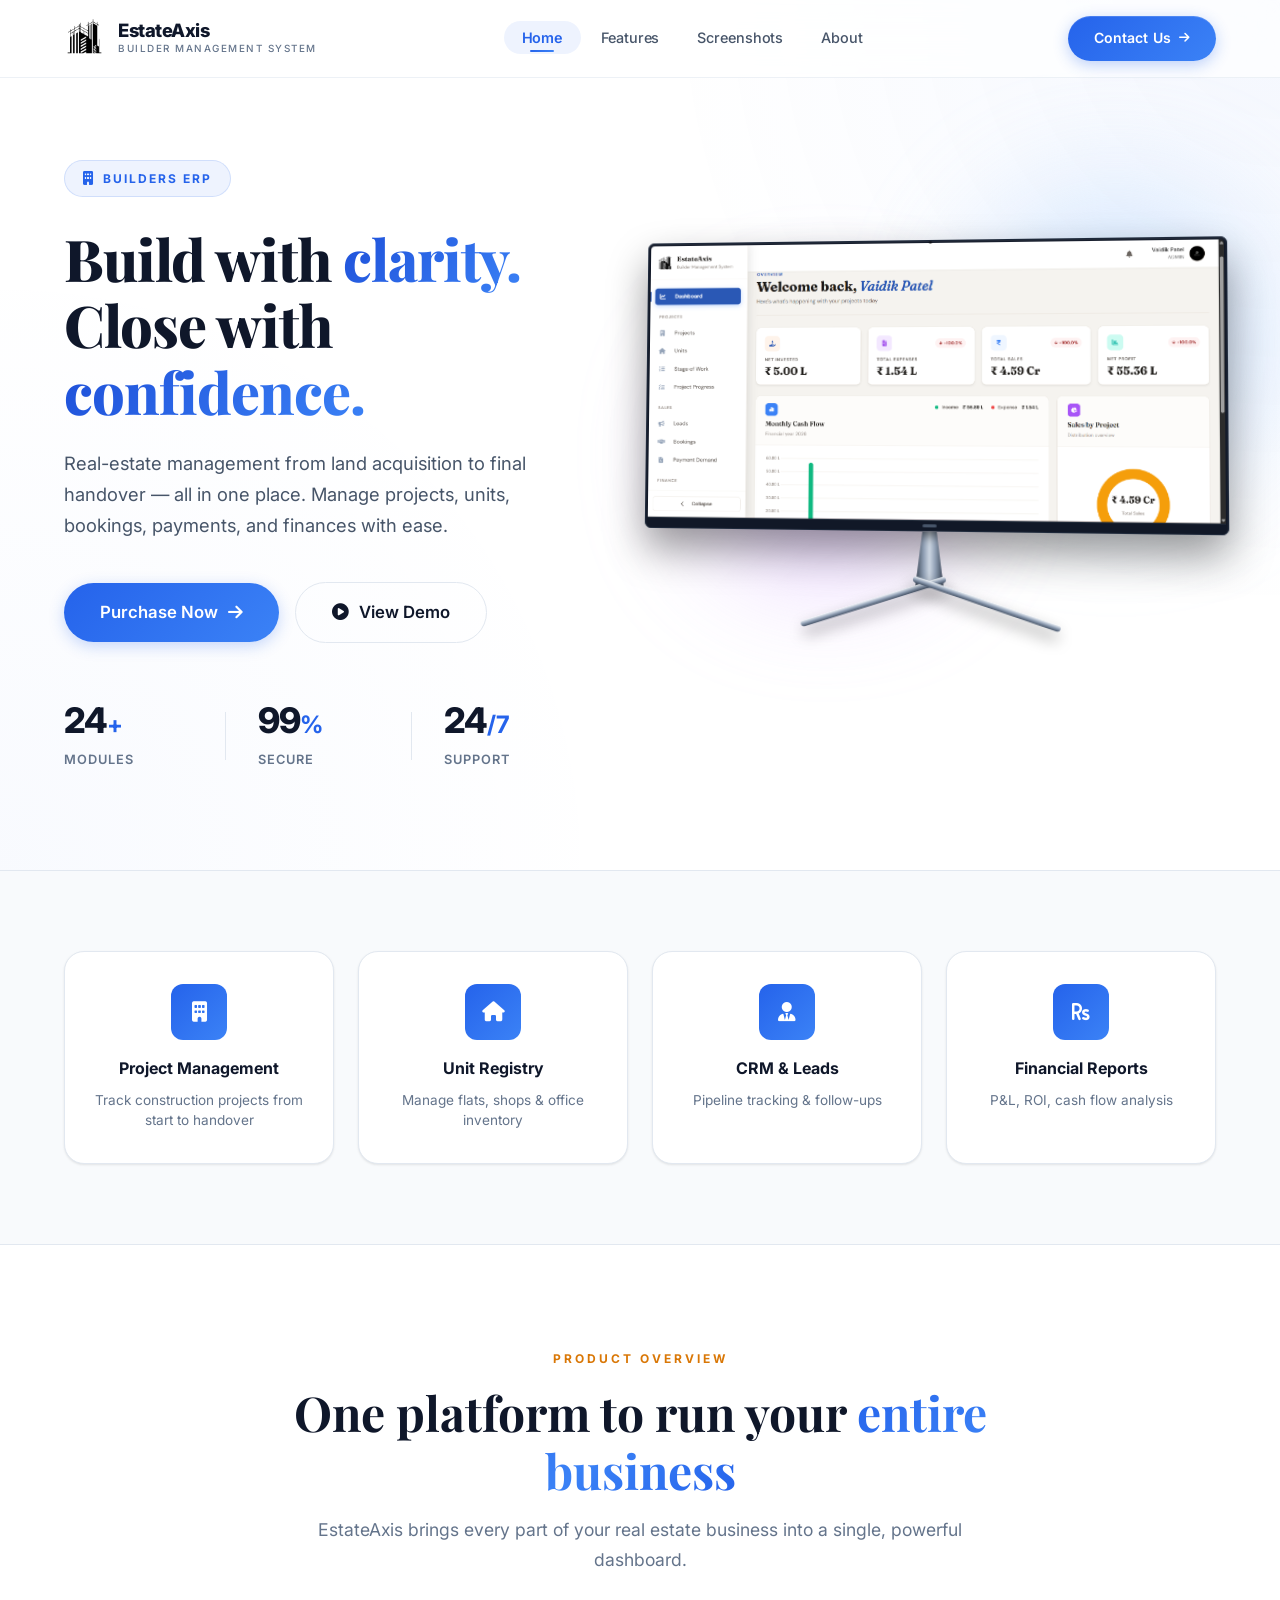
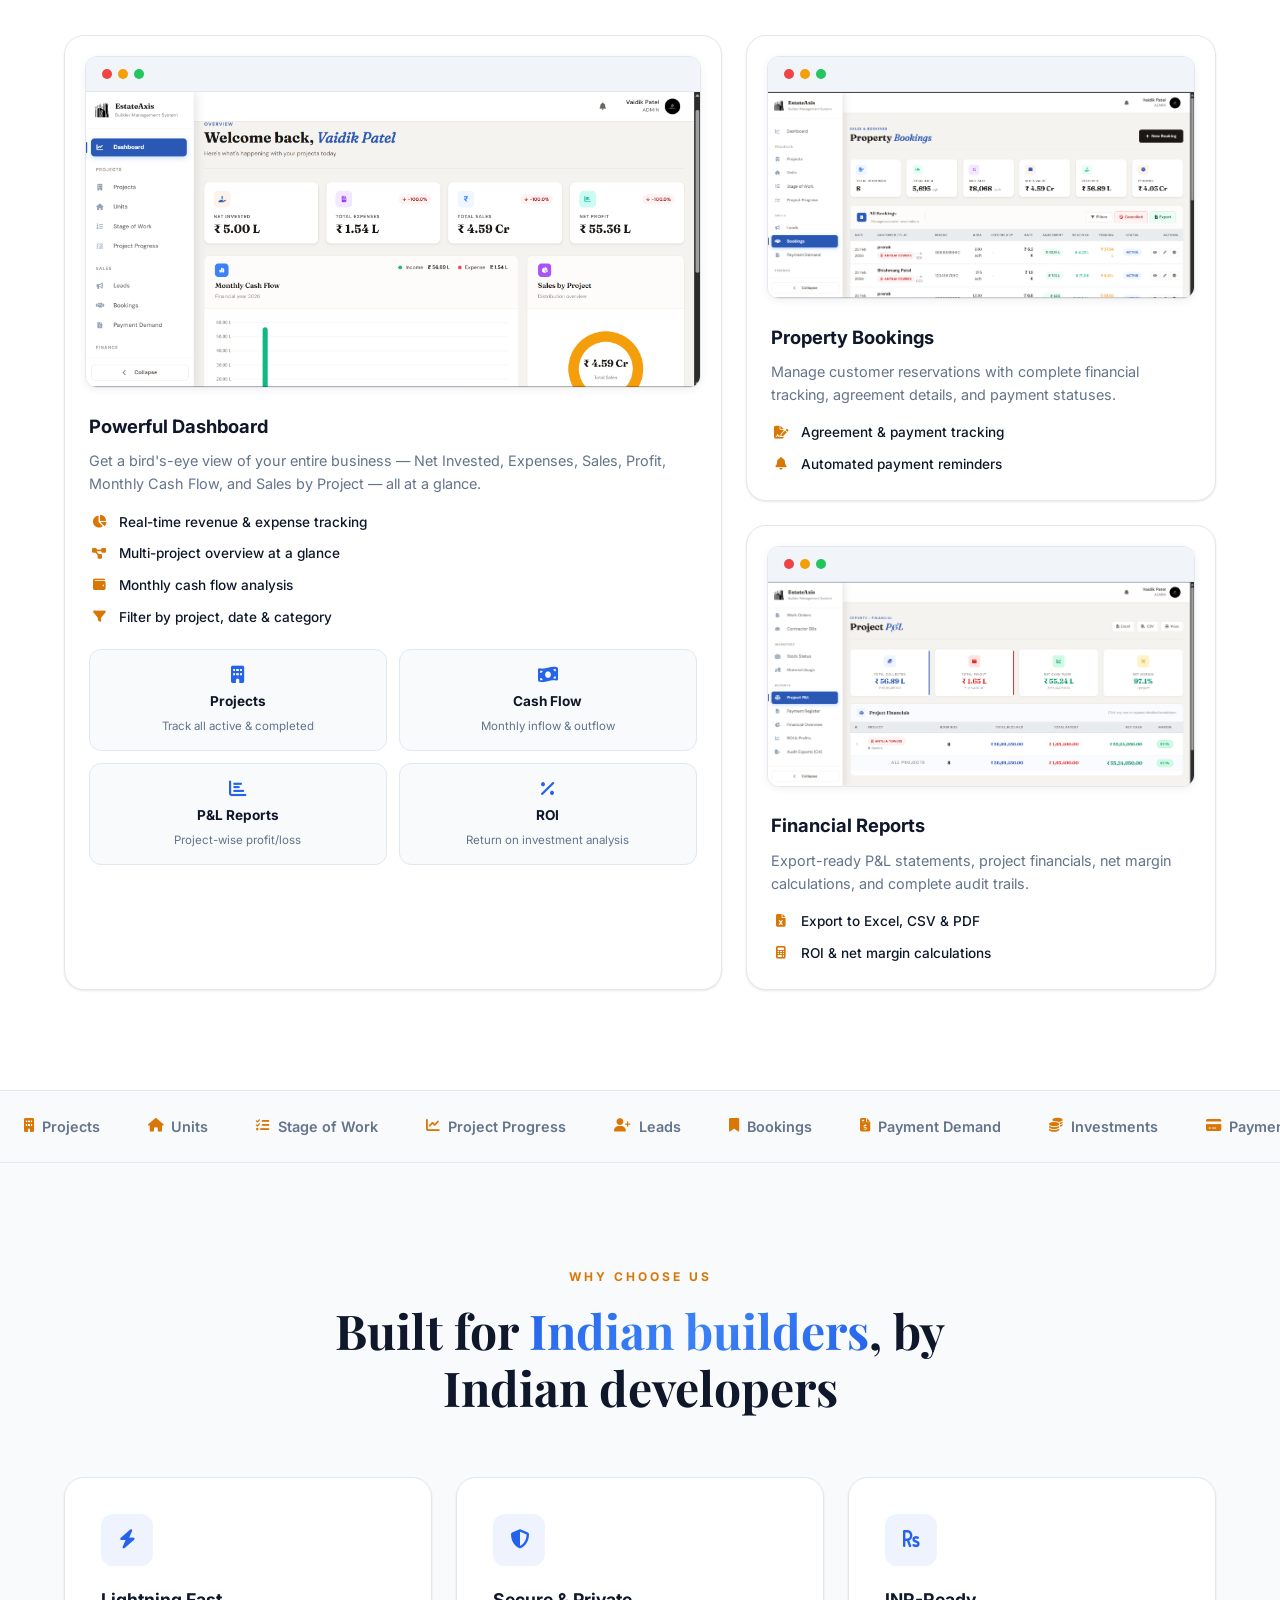
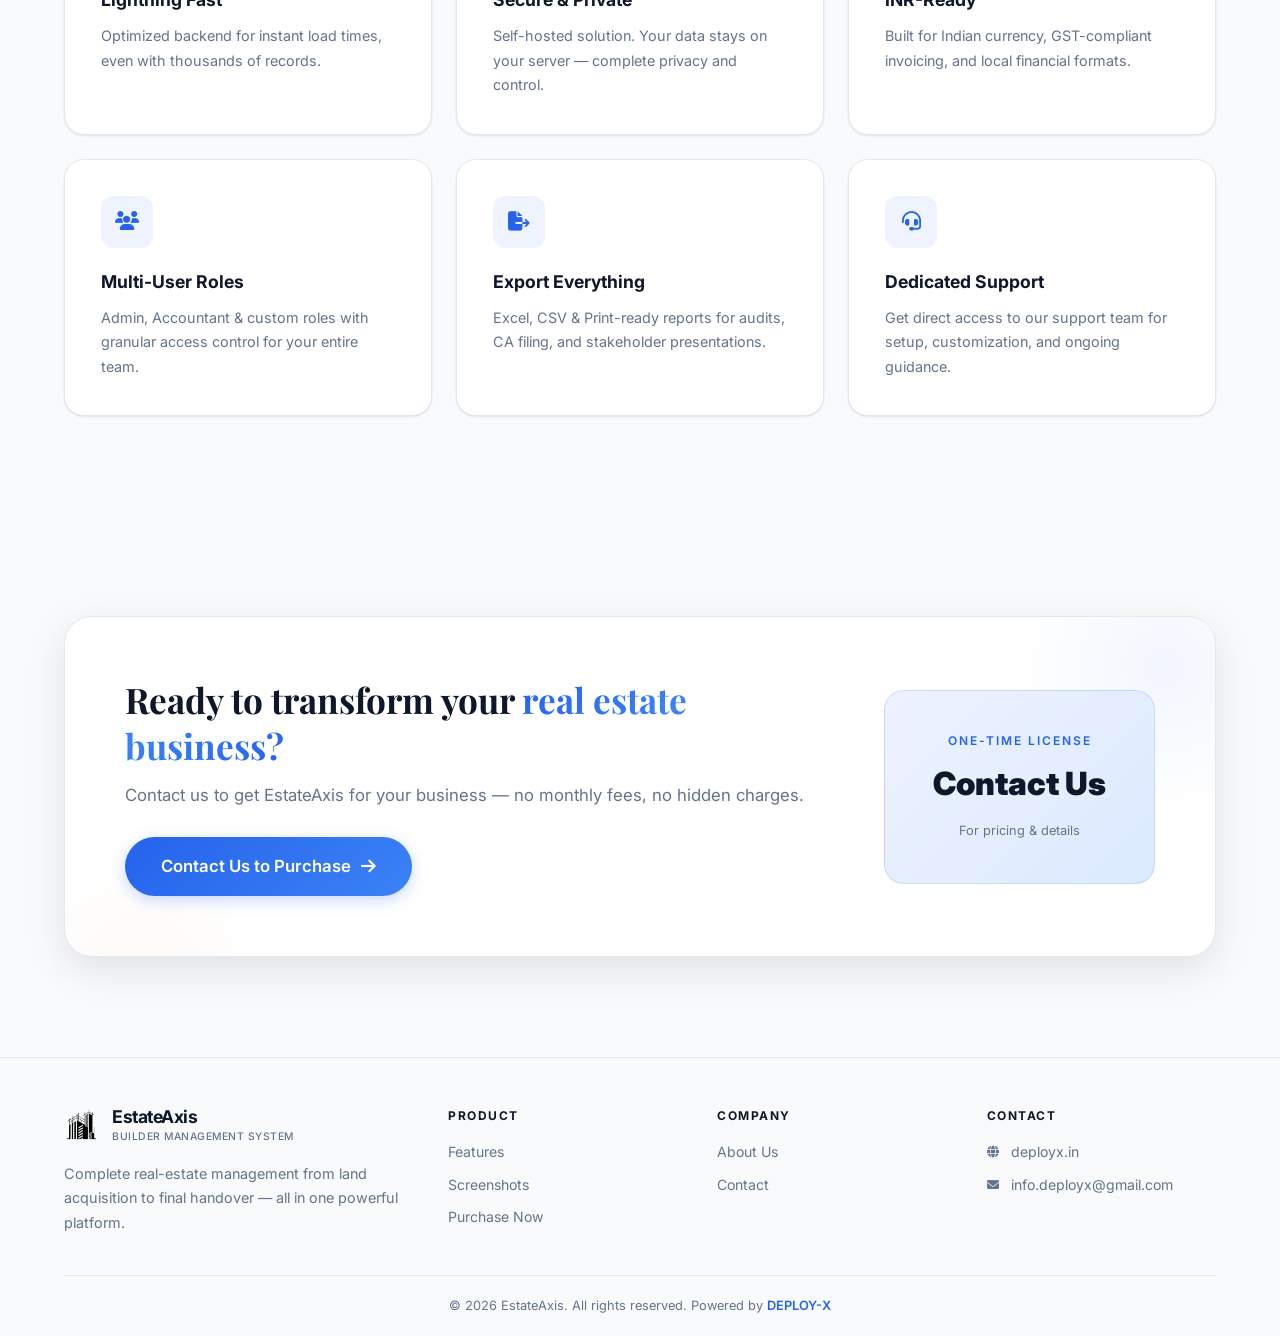
<file: index.html>
<!DOCTYPE html>
<html lang="en">

<head>
    <meta charset="UTF-8">
    <meta name="viewport" content="width=device-width, initial-scale=1.0">
    <title>EstateAxis — Best Builder Management System & Real Estate ERP Software</title>
    <meta name="description"
        content="EstateAxis is the ultimate Builder Management System and Real Estate ERP. Manage construction projects, units, CRM bookings, and finances with our top-rated builders software.">
    <meta name="keywords"
        content="builder management system, realestate management system, builders software, builders erp, real estate erp, realestate erp, construction erp, property management software, real estate CRM, DEPLOY-X, EstateAxis">
    <meta name="author" content="DEPLOY-X">
    <meta name="robots" content="index, follow, max-image-preview:large, max-snippet:-1, max-video-preview:-1">

    <!-- Open Graph / Facebook -->
    <meta property="og:type" content="website">
    <meta property="og:url" content="https://deployx.in/">
    <meta property="og:title" content="EstateAxis — Best Builder Management System & Real Estate ERP Software">
    <meta property="og:description"
        content="EstateAxis is the ultimate Builder Management System and Real Estate ERP. Manage construction projects, units, CRM bookings, and finances with our top-rated builders software.">
    <meta property="og:image" content="https://deployx.in/images/Screenshot%202026-03-02%20122016.png">

    <!-- Twitter -->
    <meta property="twitter:card" content="summary_large_image">
    <meta property="twitter:url" content="https://deployx.in/">
    <meta property="twitter:title" content="EstateAxis — Best Builder Management System & Real Estate ERP Software">
    <meta property="twitter:description"
        content="EstateAxis is the ultimate Builder Management System and Real Estate ERP. Manage construction projects, units, CRM bookings, and finances with our top-rated builders software.">
    <meta property="twitter:image" content="https://deployx.in/images/Screenshot%202026-03-02%20122016.png">

    <link rel="canonical" href="https://deployx.in/">
    <link rel="icon" href="images/logo.png" type="image/png">
    <link
        href="https://fonts.googleapis.com/css2?family=Inter:wght@300;400;500;600;700;800;900&family=Playfair+Display:ital,wght@0,400;0,700;1,400;1,700&display=swap"
        rel="stylesheet">
    <link rel="stylesheet" href="https://cdnjs.cloudflare.com/ajax/libs/font-awesome/6.5.1/css/all.min.css">
    <link rel="stylesheet" href="css/style.css">
    <link rel="stylesheet" href="css/home.css">
</head>

<body>
    <!-- Navigation -->
    <nav class="navbar" id="navbar">
        <div class="container nav-container">
            <a href="index.html" class="nav-brand">
                <img src="images/logo.png" alt="EstateAxis Logo" class="nav-logo">
                <div class="nav-brand-text">
                    <span class="brand-name">EstateAxis</span>
                    <span class="brand-tagline">Builder Management System</span>
                </div>
            </a>
            <button class="nav-toggle" id="navToggle" aria-label="Toggle navigation">
                <span></span><span></span><span></span>
            </button>
            <ul class="nav-links" id="navLinks">
                <li><a href="index.html" class="active">Home</a></li>
                <li><a href="features.html">Features</a></li>
                <li><a href="screenshots.html">Screenshots</a></li>
                <li><a href="about.html">About</a></li>
            </ul>
            <a href="contact.html" class="nav-cta">Contact Us <i class="fas fa-arrow-right"></i></a>
        </div>
    </nav>

    <!-- Hero Section -->
    <!-- Hero Section -->
    <section class="hero-split" id="hero">
        <div class="hero-split-container container">
            <!-- Left Content -->
            <div class="hero-split-content" data-aos="fade-right">
                <div class="hero-badge">
                    <i class="fas fa-building"></i>
                    <span>BUILDERS ERP</span>
                </div>
                <h1 class="hero-title">
                    Build with <span class="text-gradient">clarity.</span><br>
                    Close with <span class="text-gradient">confidence.</span>
                </h1>
                <p class="hero-subtitle">
                    Real-estate management from land acquisition to final handover — all in one place.
                    Manage projects, units, bookings, payments, and finances with ease.
                </p>
                <div class="hero-actions">
                    <a href="contact.html" class="btn btn-primary btn-lg">
                        <span>Purchase Now</span>
                        <i class="fas fa-arrow-right"></i>
                    </a>
                    <a href="screenshots.html" class="btn btn-outline btn-lg">
                        <i class="fas fa-play-circle"></i>
                        <span>View Demo</span>
                    </a>
                </div>
                <div class="hero-stats">
                    <div class="hero-stat">
                        <span class="stat-number" data-target="25">0</span><span class="stat-suffix">+</span>
                        <span class="stat-label">Modules</span>
                    </div>
                    <div class="hero-stat-divider"></div>
                    <div class="hero-stat">
                        <span class="stat-number" data-target="100">0</span><span class="stat-suffix">%</span>
                        <span class="stat-label">Secure</span>
                    </div>
                    <div class="hero-stat-divider"></div>
                    <div class="hero-stat">
                        <span class="stat-number" data-target="24">0</span><span class="stat-suffix">/7</span>
                        <span class="stat-label">Support</span>
                    </div>
                </div>
            </div>

            <!-- Right Visual -->
            <div class="hero-split-visual" data-aos="fade-left" data-aos-delay="200">
                <div class="desktop-mockup">
                    <div class="desktop-screen">
                        <div class="desktop-camera"></div>
                        <img src="images/Screenshot 2026-03-02 122016.png" alt="EstateAxis Dashboard Preview"
                            class="dashboard-img">
                        <div class="desktop-bottom-bezel">
                            <div class="desktop-logo-small"></div>
                        </div>
                    </div>
                    <div class="desktop-stand-wrapper">
                        <div class="desktop-stand"></div>
                        <div class="desktop-base-v">
                            <div class="base-leg left"></div>
                            <div class="base-leg right"></div>
                        </div>
                    </div>
                </div>
                <!-- Decorative background elements -->
                <div class="hero-blob hero-blob-1"></div>
                <div class="hero-blob hero-blob-2"></div>
            </div>
        </div>
    </section>

    <!-- Quick Features Strip -->
    <section class="features-strip">
        <div class="container">
            <div class="strip-grid">
                <div class="strip-item" data-aos="fade-up" data-delay="0">
                    <div class="strip-icon"><i class="fas fa-building"></i></div>
                    <h3>Project Management</h3>
                    <p>Track construction projects from start to handover</p>
                </div>
                <div class="strip-item" data-aos="fade-up" data-delay="100">
                    <div class="strip-icon"><i class="fas fa-home"></i></div>
                    <h3>Unit Registry</h3>
                    <p>Manage flats, shops & office inventory</p>
                </div>
                <div class="strip-item" data-aos="fade-up" data-delay="200">
                    <div class="strip-icon"><i class="fas fa-user-tie"></i></div>
                    <h3>CRM & Leads</h3>
                    <p>Pipeline tracking & follow-ups</p>
                </div>
                <div class="strip-item" data-aos="fade-up" data-delay="300">
                    <div class="strip-icon"><i class="fas fa-rupee-sign"></i></div>
                    <h3>Financial Reports</h3>
                    <p>P&L, ROI, cash flow analysis</p>
                </div>
            </div>
        </div>
    </section>

    <!-- Product Showcase -->
    <section class="product-showcase" id="showcase">
        <div class="container">
            <div class="section-header">
                <span class="section-label">PRODUCT OVERVIEW</span>
                <h2 class="section-title">One platform to run your <span class="text-gradient">entire business</span>
                </h2>
                <p class="section-desc">EstateAxis brings every part of your real estate business into a single,
                    powerful dashboard.</p>
            </div>
            <div class="showcase-grid">
                <div class="showcase-card showcase-card-large" data-aos="fade-right">
                    <div class="showcase-img-wrapper">
                        <div class="browser-frame">
                            <div class="browser-dots"><span></span><span></span><span></span></div>
                            <img src="images/Screenshot 2026-03-02 122016.png" alt="EstateAxis Dashboard"
                                loading="lazy">
                        </div>
                    </div>
                    <div class="showcase-card-content">
                        <h3>Powerful Dashboard</h3>
                        <p>Get a bird's-eye view of your entire business — Net Invested, Expenses, Sales, Profit,
                            Monthly Cash Flow, and Sales by Project — all at a glance.</p>
                        <ul class="showcase-features">
                            <li><i class="fas fa-chart-pie"></i> Real-time revenue & expense tracking</li>
                            <li><i class="fas fa-project-diagram"></i> Multi-project overview at a glance</li>
                            <li><i class="fas fa-wallet"></i> Monthly cash flow analysis</li>
                            <li><i class="fas fa-filter"></i> Filter by project, date & category</li>
                        </ul>
                        <div class="showcase-metrics">
                            <div class="metric-box">
                                <i class="fas fa-building"></i>
                                <span class="metric-value">Projects</span>
                                <span class="metric-desc">Track all active & completed</span>
                            </div>
                            <div class="metric-box">
                                <i class="fas fa-money-bill-wave"></i>
                                <span class="metric-value">Cash Flow</span>
                                <span class="metric-desc">Monthly inflow & outflow</span>
                            </div>
                            <div class="metric-box">
                                <i class="fas fa-chart-bar"></i>
                                <span class="metric-value">P&L Reports</span>
                                <span class="metric-desc">Project-wise profit/loss</span>
                            </div>
                            <div class="metric-box">
                                <i class="fas fa-percentage"></i>
                                <span class="metric-value">ROI</span>
                                <span class="metric-desc">Return on investment analysis</span>
                            </div>
                        </div>
                    </div>
                </div>
                <div class="showcase-card" data-aos="fade-left" data-delay="100">
                    <div class="showcase-img-wrapper">
                        <div class="browser-frame">
                            <div class="browser-dots"><span></span><span></span><span></span></div>
                            <img src="images/Screenshot 2026-03-02 122354.png" alt="Property Bookings" loading="lazy">
                        </div>
                    </div>
                    <div class="showcase-card-content">
                        <h3>Property Bookings</h3>
                        <p>Manage customer reservations with complete financial tracking, agreement details, and payment
                            statuses.</p>
                        <ul class="showcase-features">
                            <li><i class="fas fa-file-signature"></i> Agreement & payment tracking</li>
                            <li><i class="fas fa-bell"></i> Automated payment reminders</li>
                        </ul>
                    </div>
                </div>
                <div class="showcase-card" data-aos="fade-left" data-delay="200">
                    <div class="showcase-img-wrapper">
                        <div class="browser-frame">
                            <div class="browser-dots"><span></span><span></span><span></span></div>
                            <img src="images/Screenshot 2026-03-02 122546.png" alt="Project P&L" loading="lazy">
                        </div>
                    </div>
                    <div class="showcase-card-content">
                        <h3>Financial Reports</h3>
                        <p>Export-ready P&L statements, project financials, net margin calculations, and complete audit
                            trails.</p>
                        <ul class="showcase-features">
                            <li><i class="fas fa-file-excel"></i> Export to Excel, CSV & PDF</li>
                            <li><i class="fas fa-calculator"></i> ROI & net margin calculations</li>
                        </ul>
                    </div>
                </div>
            </div>
        </div>
    </section>

    <!-- Modules Marquee -->
    <section class="modules-marquee">
        <div class="marquee-track">
            <div class="marquee-content">
                <span><i class="fas fa-building"></i> Projects</span>
                <span><i class="fas fa-home"></i> Units</span>
                <span><i class="fas fa-tasks"></i> Stage of Work</span>
                <span><i class="fas fa-chart-line"></i> Project Progress</span>
                <span><i class="fas fa-user-plus"></i> Leads</span>
                <span><i class="fas fa-bookmark"></i> Bookings</span>
                <span><i class="fas fa-file-invoice-dollar"></i> Payment Demand</span>
                <span><i class="fas fa-coins"></i> Investments</span>
                <span><i class="fas fa-credit-card"></i> Payments</span>
                <span><i class="fas fa-receipt"></i> Accounts & Expenses</span>
                <span><i class="fas fa-university"></i> Bank Accounts</span>
                <span><i class="fas fa-shopping-cart"></i> Procurement</span>
                <span><i class="fas fa-truck"></i> Delivery Challans</span>
                <span><i class="fas fa-file-alt"></i> Vendor Bills</span>
                <span><i class="fas fa-hard-hat"></i> Work Orders</span>
                <span><i class="fas fa-file-invoice"></i> Contractor Bills</span>
                <span><i class="fas fa-boxes"></i> Stock Status</span>
                <span><i class="fas fa-clipboard-list"></i> Material Usage</span>
                <span><i class="fas fa-chart-bar"></i> Project P&L</span>
                <span><i class="fas fa-money-check-alt"></i> Payment Register</span>
                <span><i class="fas fa-calculator"></i> ROI & Profits</span>
                <span><i class="fas fa-file-export"></i> Audit Exports</span>
                <span><i class="fas fa-users-cog"></i> User Management</span>
                <span><i class="fas fa-cog"></i> Company Settings</span>
            </div>
            <div class="marquee-content" aria-hidden="true">
                <span><i class="fas fa-building"></i> Projects</span>
                <span><i class="fas fa-home"></i> Units</span>
                <span><i class="fas fa-tasks"></i> Stage of Work</span>
                <span><i class="fas fa-chart-line"></i> Project Progress</span>
                <span><i class="fas fa-user-plus"></i> Leads</span>
                <span><i class="fas fa-bookmark"></i> Bookings</span>
                <span><i class="fas fa-file-invoice-dollar"></i> Payment Demand</span>
                <span><i class="fas fa-coins"></i> Investments</span>
                <span><i class="fas fa-credit-card"></i> Payments</span>
                <span><i class="fas fa-receipt"></i> Accounts & Expenses</span>
                <span><i class="fas fa-university"></i> Bank Accounts</span>
                <span><i class="fas fa-shopping-cart"></i> Procurement</span>
                <span><i class="fas fa-truck"></i> Delivery Challans</span>
                <span><i class="fas fa-file-alt"></i> Vendor Bills</span>
                <span><i class="fas fa-hard-hat"></i> Work Orders</span>
                <span><i class="fas fa-file-invoice"></i> Contractor Bills</span>
                <span><i class="fas fa-boxes"></i> Stock Status</span>
                <span><i class="fas fa-clipboard-list"></i> Material Usage</span>
                <span><i class="fas fa-chart-bar"></i> Project P&L</span>
                <span><i class="fas fa-money-check-alt"></i> Payment Register</span>
                <span><i class="fas fa-calculator"></i> ROI & Profits</span>
                <span><i class="fas fa-file-export"></i> Audit Exports</span>
                <span><i class="fas fa-users-cog"></i> User Management</span>
                <span><i class="fas fa-cog"></i> Company Settings</span>
            </div>
        </div>
    </section>

    <!-- Why EstateAxis -->
    <section class="why-section" id="why">
        <div class="container">
            <div class="section-header">
                <span class="section-label">WHY CHOOSE US</span>
                <h2 class="section-title">Built for <span class="text-gradient">Indian builders</span>, by Indian
                    developers</h2>
            </div>
            <div class="why-grid">
                <div class="why-card" data-aos="fade-up">
                    <div class="why-icon"><i class="fas fa-bolt"></i></div>
                    <h3>Lightning Fast</h3>
                    <p>Optimized backend for instant load times, even with thousands of records.</p>
                </div>
                <div class="why-card" data-aos="fade-up" data-delay="100">
                    <div class="why-icon"><i class="fas fa-shield-alt"></i></div>
                    <h3>Secure & Private</h3>
                    <p>Self-hosted solution. Your data stays on your server — complete privacy and control.</p>
                </div>
                <div class="why-card" data-aos="fade-up" data-delay="200">
                    <div class="why-icon"><i class="fas fa-rupee-sign"></i></div>
                    <h3>INR-Ready</h3>
                    <p>Built for Indian currency, GST-compliant invoicing, and local financial formats.</p>
                </div>
                <div class="why-card" data-aos="fade-up" data-delay="300">
                    <div class="why-icon"><i class="fas fa-users"></i></div>
                    <h3>Multi-User Roles</h3>
                    <p>Admin, Accountant & custom roles with granular access control for your entire team.</p>
                </div>
                <div class="why-card" data-aos="fade-up" data-delay="400">
                    <div class="why-icon"><i class="fas fa-file-export"></i></div>
                    <h3>Export Everything</h3>
                    <p>Excel, CSV & Print-ready reports for audits, CA filing, and stakeholder presentations.</p>
                </div>
                <div class="why-card" data-aos="fade-up" data-delay="500">
                    <div class="why-icon"><i class="fas fa-headset"></i></div>
                    <h3>Dedicated Support</h3>
                    <p>Get direct access to our support team for setup, customization, and ongoing guidance.</p>
                </div>
            </div>
        </div>
    </section>

    <!-- CTA Section -->
    <section class="cta-section">
        <div class="container">
            <div class="cta-card">
                <div class="cta-content">
                    <h2>Ready to transform your <span class="text-gradient">real estate business?</span></h2>
                    <p>Contact us to get EstateAxis for your business — no monthly fees, no hidden
                        charges.</p>
                    <div class="cta-actions">
                        <a href="contact.html" class="btn btn-primary btn-lg">
                            <span>Contact Us to Purchase</span>
                            <i class="fas fa-arrow-right"></i>
                        </a>
                    </div>
                </div>
                <div class="cta-visual">
                    <div class="cta-price-card">
                        <span class="price-label">One-Time License</span>
                        <div class="price-amount" style="font-size: 2rem;">Contact Us</div>
                        <span class="price-note">For pricing & details</span>
                    </div>
                </div>
            </div>
        </div>
    </section>

    <!-- Footer -->
    <footer class="footer" id="footer">
        <div class="container">
            <div class="footer-grid">
                <div class="footer-brand">
                    <div class="footer-logo">
                        <img src="images/logo.png" alt="EstateAxis">
                        <div>
                            <span class="brand-name">EstateAxis</span>
                            <span class="brand-tagline">Builder Management System</span>
                        </div>
                    </div>
                    <p>Complete real-estate management from land acquisition to final handover — all in one powerful
                        platform.</p>
                </div>
                <div class="footer-links-group">
                    <h4>Product</h4>
                    <ul>
                        <li><a href="features.html">Features</a></li>
                        <li><a href="screenshots.html">Screenshots</a></li>
                        <li><a href="contact.html">Purchase Now</a></li>
                    </ul>
                </div>
                <div class="footer-links-group">
                    <h4>Company</h4>
                    <ul>
                        <li><a href="about.html">About Us</a></li>
                        <li><a href="contact.html">Contact</a></li>
                    </ul>
                </div>
                <div class="footer-links-group">
                    <h4>Contact</h4>
                    <ul>
                        <li><a href="https://deployx.in" target="_blank"><i class="fas fa-globe"></i> deployx.in</a>
                        </li>
                        <li><a href="mailto:info.deployx@gmail.com"><i class="fas fa-envelope"></i>
                                info.deployx@gmail.com</a>
                        </li>
                    </ul>
                </div>
            </div>
            <div class="footer-bottom">
                <p>&copy; 2026 EstateAxis. All rights reserved. Powered by <a href="https://deployx.in"
                        target="_blank">DEPLOY-X</a></p>
            </div>
        </div>
    </footer>

    <script src="js/main.js"></script>
</body>

</html>
</file>
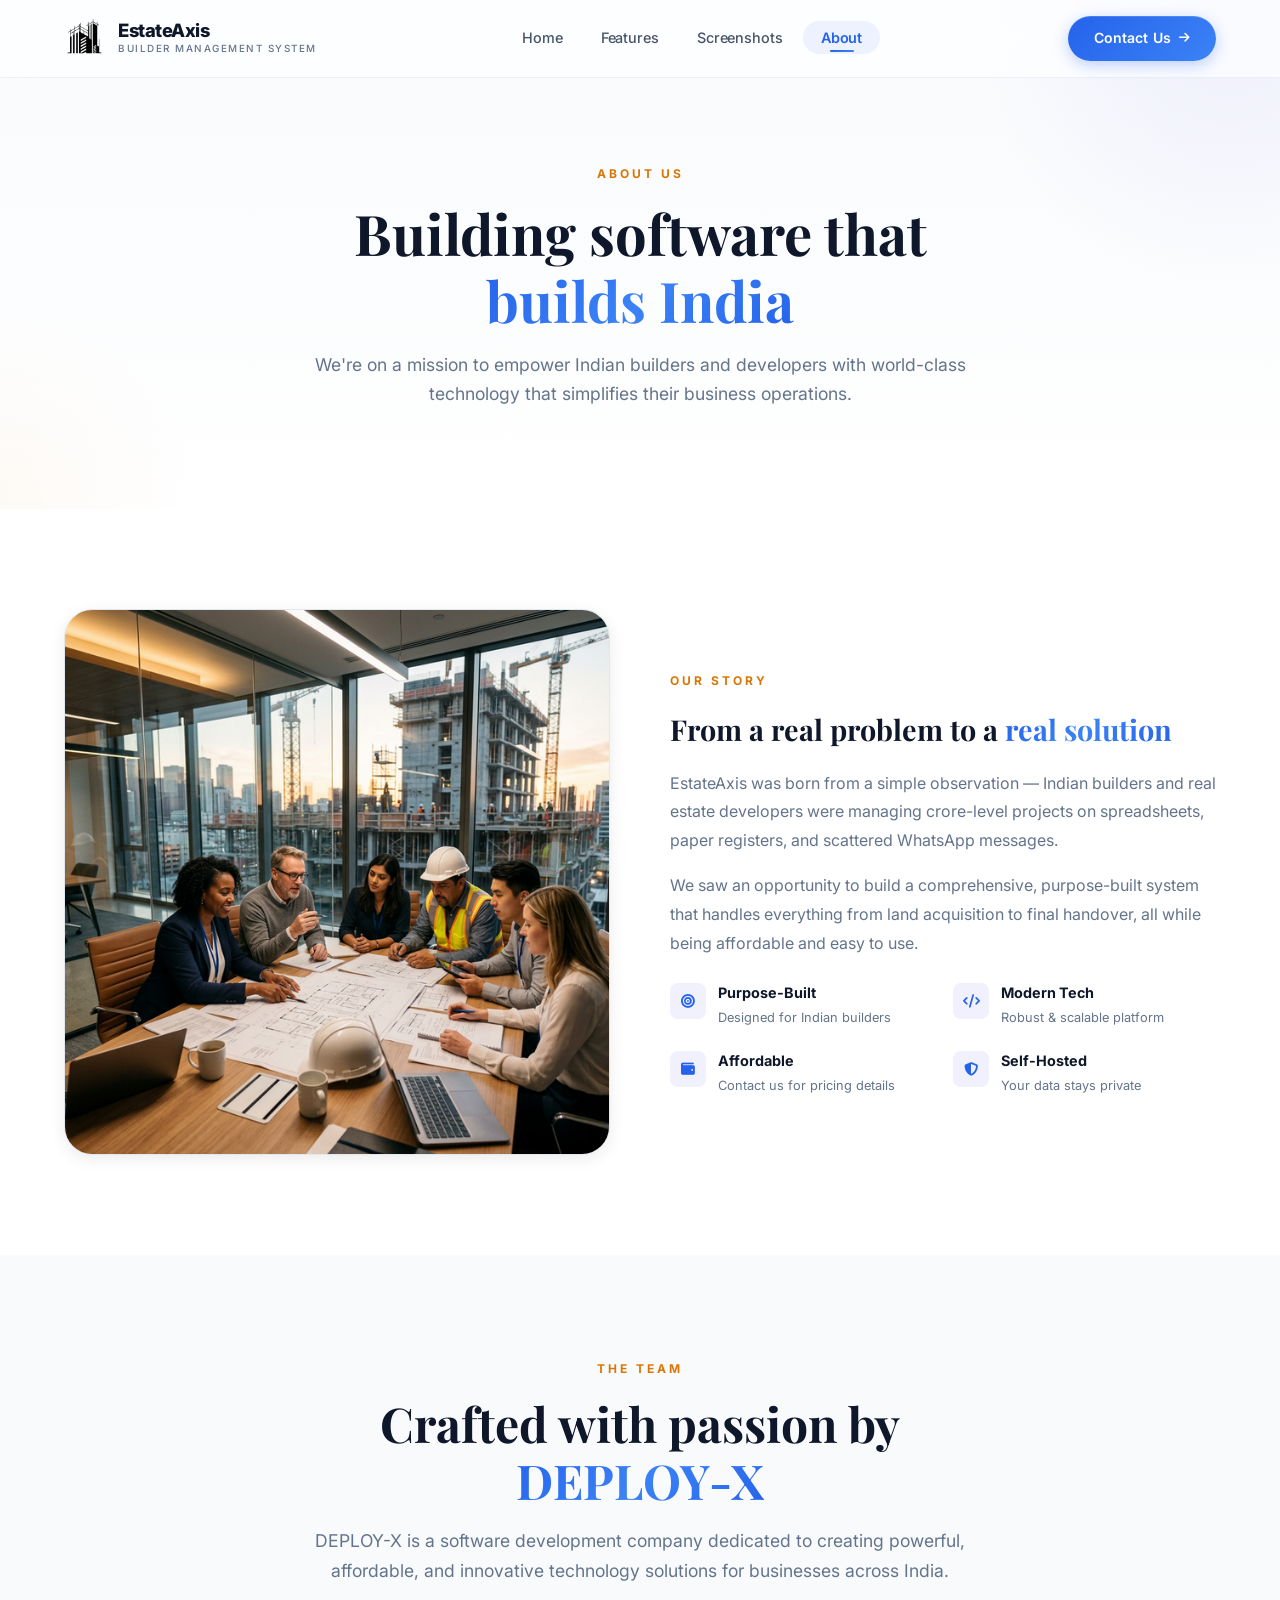
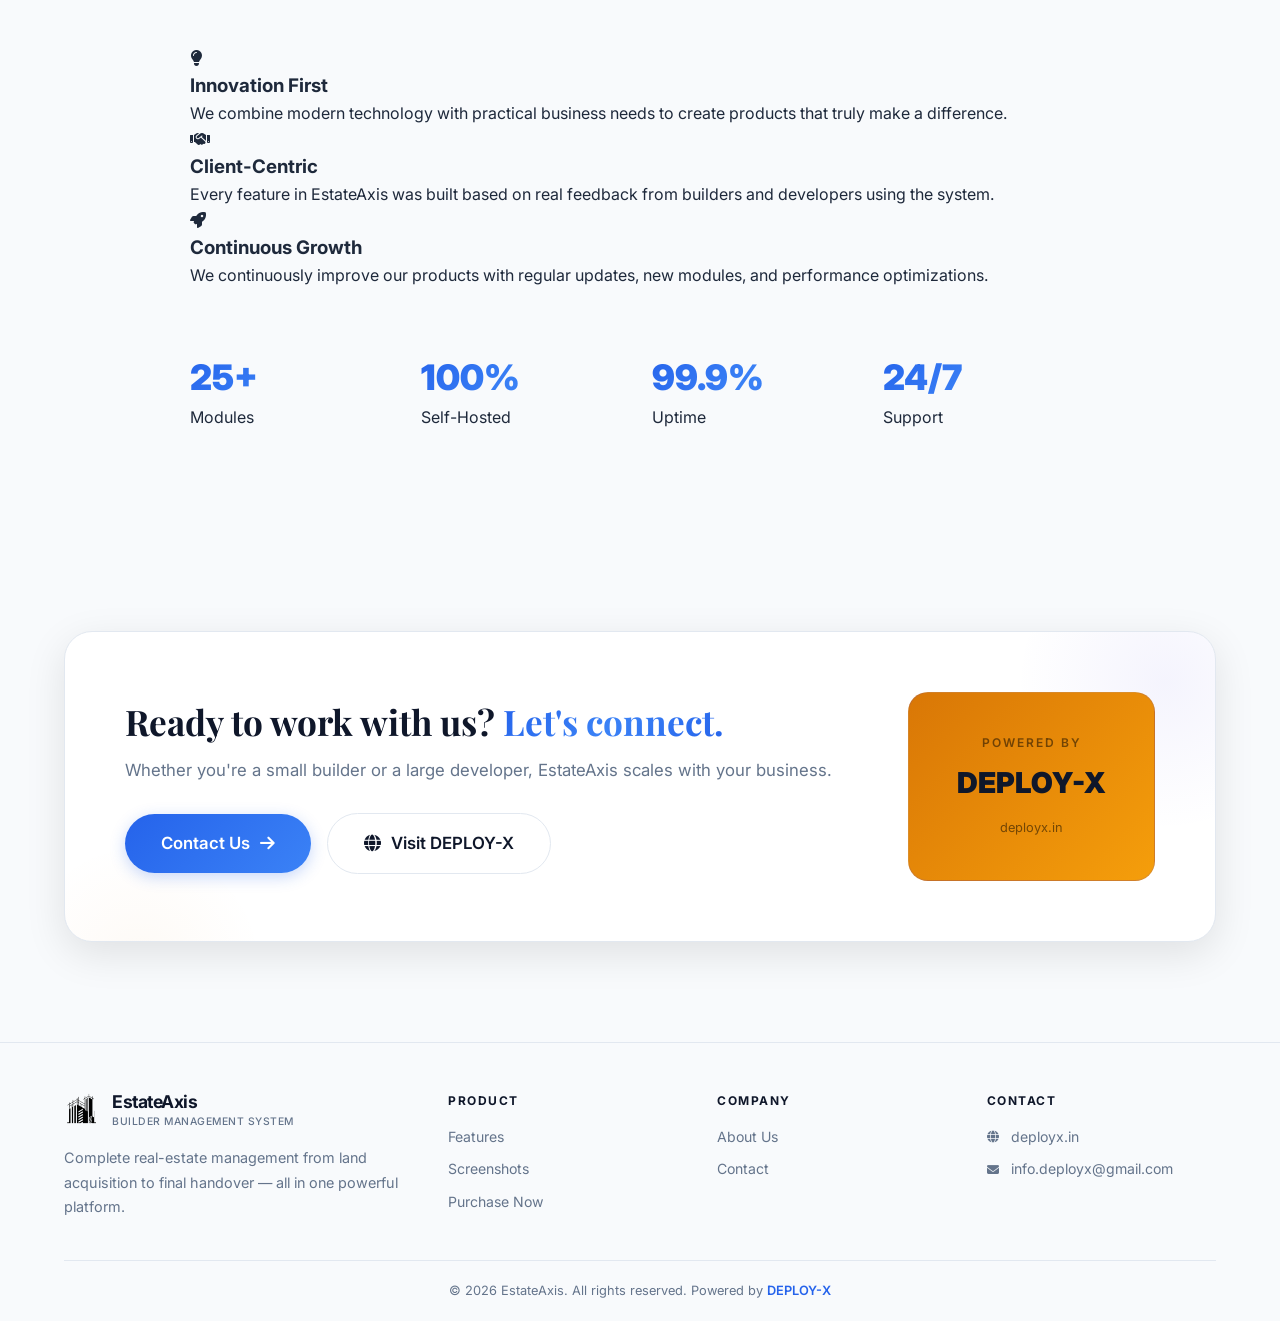
<file: about.html>
<!DOCTYPE html>
<html lang="en">

<head>
    <meta charset="UTF-8">
    <meta name="viewport" content="width=device-width, initial-scale=1.0">
    <title>About Us — EstateAxis Real Estate ERP by DEPLOY-X</title>
    <meta name="description"
        content="Learn about DEPLOY-X, the team of expert developers behind EstateAxis Builder Management System. We build high-performance real estate ERPs and builders software.">
    <meta name="keywords"
        content="DEPLOY-X team, about builder management system, realestate management system developers, builders software company, real estate erp agency">
    <meta name="author" content="DEPLOY-X">
    <meta name="robots" content="index, follow">

    <!-- Open Graph / Facebook -->
    <meta property="og:type" content="website">
    <meta property="og:url" content="https://deployx.in/about.html">
    <meta property="og:title" content="About Us — EstateAxis Real Estate ERP by DEPLOY-X">
    <meta property="og:description"
        content="Learn about DEPLOY-X, the team of expert developers behind EstateAxis Builder Management System. We build high-performance real estate ERPs and builders software.">

    <!-- Twitter -->
    <meta property="twitter:card" content="summary_large_image">
    <meta property="twitter:url" content="https://deployx.in/about.html">
    <meta property="twitter:title" content="About Us — EstateAxis Real Estate ERP by DEPLOY-X">
    <meta property="twitter:description"
        content="Learn about DEPLOY-X, the team of expert developers behind EstateAxis Builder Management System. We build high-performance real estate ERPs and builders software.">

    <link rel="canonical" href="https://deployx.in/about.html">
    <link rel="icon" href="images/logo.png" type="image/png">
    <link
        href="https://fonts.googleapis.com/css2?family=Inter:wght@300;400;500;600;700;800;900&family=Playfair+Display:ital,wght@0,400;0,700;1,400;1,700&display=swap"
        rel="stylesheet">
    <link rel="stylesheet" href="https://cdnjs.cloudflare.com/ajax/libs/font-awesome/6.5.1/css/all.min.css">
    <link rel="stylesheet" href="css/style.css">
    <link rel="stylesheet" href="css/pages.css">
</head>

<body>
    <!-- Navigation -->
    <nav class="navbar" id="navbar">
        <div class="container nav-container">
            <a href="index.html" class="nav-brand">
                <img src="images/logo.png" alt="EstateAxis Logo" class="nav-logo">
                <div class="nav-brand-text">
                    <span class="brand-name">EstateAxis</span>
                    <span class="brand-tagline">Builder Management System</span>
                </div>
            </a>
            <button class="nav-toggle" id="navToggle" aria-label="Toggle navigation">
                <span></span><span></span><span></span>
            </button>
            <ul class="nav-links" id="navLinks">
                <li><a href="index.html">Home</a></li>
                <li><a href="features.html">Features</a></li>
                <li><a href="screenshots.html">Screenshots</a></li>
                <li><a href="about.html" class="active">About</a></li>
            </ul>
            <a href="contact.html" class="nav-cta">Contact Us <i class="fas fa-arrow-right"></i></a>
        </div>
    </nav>

    <!-- Hero -->
    <section class="page-hero">
        <div class="container">
            <div class="section-header">
                <span class="section-label">ABOUT US</span>
                <h1 class="section-title">Building software that <span class="text-gradient">builds India</span></h1>
                <p class="section-desc">We're on a mission to empower Indian builders and developers with world-class
                    technology that simplifies their business operations.</p>
            </div>
        </div>
    </section>

    <!-- About Story -->
    <section class="about-section">
        <div class="container">
            <div class="about-grid">
                <div class="about-image" data-aos="fade-right">
                    <img src="images/about_team.png" alt="DEPLOY-X Team working on EstateAxis">
                </div>
                <div class="about-text" data-aos="fade-left">
                    <span class="section-label">OUR STORY</span>
                    <h3>From a real problem to a <span class="text-gradient">real solution</span></h3>
                    <p>EstateAxis was born from a simple observation — Indian builders and real estate developers were
                        managing crore-level projects on spreadsheets, paper registers, and scattered WhatsApp messages.
                    </p>
                    <p>We saw an opportunity to build a comprehensive, purpose-built system that handles everything from
                        land acquisition to final handover, all while being affordable and easy to use.</p>
                    <div class="about-highlights">
                        <div class="highlight-item">
                            <i class="fas fa-bullseye"></i>
                            <div>
                                <h4>Purpose-Built</h4>
                                <p>Designed for Indian builders</p>
                            </div>
                        </div>
                        <div class="highlight-item">
                            <i class="fas fa-code"></i>
                            <div>
                                <h4>Modern Tech</h4>
                                <p>Robust &amp; scalable platform</p>
                            </div>
                        </div>
                        <div class="highlight-item">
                            <i class="fas fa-wallet"></i>
                            <div>
                                <h4>Affordable</h4>
                                <p>Contact us for pricing details</p>
                            </div>
                        </div>
                        <div class="highlight-item">
                            <i class="fas fa-shield-alt"></i>
                            <div>
                                <h4>Self-Hosted</h4>
                                <p>Your data stays private</p>
                            </div>
                        </div>
                    </div>
                </div>
            </div>
        </div>
    </section>

    <!-- Built By DEPLOY-X -->
    <section class="timeline-section">
        <div class="container">
            <div class="section-header">
                <span class="section-label">THE TEAM</span>
                <h2 class="section-title">Crafted with passion by <span class="text-gradient">DEPLOY-X</span></h2>
                <p class="section-desc">DEPLOY-X is a software development company dedicated to creating powerful,
                    affordable, and innovative technology solutions for businesses across India.</p>
            </div>

            <div style="max-width: 900px; margin: 0 auto;">
                <div class="why-grid" style="grid-template-columns: repeat(3, 1fr); gap: 24px;">
                    <div class="why-card" data-aos="fade-up">
                        <div class="why-icon"><i class="fas fa-lightbulb"></i></div>
                        <h3>Innovation First</h3>
                        <p>We combine modern technology with practical business needs to create products that truly make
                            a difference.</p>
                    </div>
                    <div class="why-card" data-aos="fade-up" data-delay="100">
                        <div class="why-icon"><i class="fas fa-handshake"></i></div>
                        <h3>Client-Centric</h3>
                        <p>Every feature in EstateAxis was built based on real feedback from builders and developers
                            using the system.</p>
                    </div>
                    <div class="why-card" data-aos="fade-up" data-delay="200">
                        <div class="why-icon"><i class="fas fa-rocket"></i></div>
                        <h3>Continuous Growth</h3>
                        <p>We continuously improve our products with regular updates, new modules, and performance
                            optimizations.</p>
                    </div>
                </div>
            </div>

            <!-- Stats -->
            <div
                style="display: grid; grid-template-columns: repeat(4, 1fr); gap: 24px; max-width: 900px; margin: 60px auto 0;">
                <div class="comparison-card" data-aos="fade-up">
                    <h3
                        style="font-size: 2.2rem; font-weight: 900; background: var(--gradient-text); -webkit-background-clip: text; -webkit-text-fill-color: transparent;">
                        25+</h3>
                    <p>Modules</p>
                </div>
                <div class="comparison-card" data-aos="fade-up" data-delay="100">
                    <h3
                        style="font-size: 2.2rem; font-weight: 900; background: var(--gradient-text); -webkit-background-clip: text; -webkit-text-fill-color: transparent;">
                        100%</h3>
                    <p>Self-Hosted</p>
                </div>
                <div class="comparison-card" data-aos="fade-up" data-delay="200">
                    <h3
                        style="font-size: 2.2rem; font-weight: 900; background: var(--gradient-text); -webkit-background-clip: text; -webkit-text-fill-color: transparent;">
                        99.9%</h3>
                    <p>Uptime</p>
                </div>
                <div class="comparison-card" data-aos="fade-up" data-delay="300">
                    <h3
                        style="font-size: 2.2rem; font-weight: 900; background: var(--gradient-text); -webkit-background-clip: text; -webkit-text-fill-color: transparent;">
                        24/7</h3>
                    <p>Support</p>
                </div>
            </div>
        </div>
    </section>

    <!-- CTA -->
    <section class="cta-section">
        <div class="container">
            <div class="cta-card">
                <div class="cta-content">
                    <h2>Ready to work with us? <span class="text-gradient">Let's connect.</span></h2>
                    <p>Whether you're a small builder or a large developer, EstateAxis scales with your business.</p>
                    <div class="cta-actions">
                        <a href="contact.html" class="btn btn-primary btn-lg">
                            <span>Contact Us</span>
                            <i class="fas fa-arrow-right"></i>
                        </a>
                        <a href="https://deployx.in" target="_blank" class="btn btn-outline btn-lg">
                            <i class="fas fa-globe"></i>
                            <span>Visit DEPLOY-X</span>
                        </a>
                    </div>
                </div>
                <div class="cta-visual">
                    <div class="cta-price-card" style="background: var(--gradient-accent);">
                        <span class="price-label" style="color: rgba(0,0,0,0.5);">Powered By</span>
                        <div class="price-amount" style="color: var(--color-dark); font-size: 1.8rem;">DEPLOY-X</div>
                        <span class="price-note" style="color: rgba(0,0,0,0.5);">deployx.in</span>
                    </div>
                </div>
            </div>
        </div>
    </section>

    <!-- Footer -->
    <footer class="footer">
        <div class="container">
            <div class="footer-grid">
                <div class="footer-brand">
                    <div class="footer-logo">
                        <img src="images/logo.png" alt="EstateAxis">
                        <div>
                            <span class="brand-name">EstateAxis</span>
                            <span class="brand-tagline">Builder Management System</span>
                        </div>
                    </div>
                    <p>Complete real-estate management from land acquisition to final handover — all in one powerful
                        platform.</p>
                </div>
                <div class="footer-links-group">
                    <h4>Product</h4>
                    <ul>
                        <li><a href="features.html">Features</a></li>
                        <li><a href="screenshots.html">Screenshots</a></li>
                        <li><a href="contact.html">Purchase Now</a></li>
                    </ul>
                </div>
                <div class="footer-links-group">
                    <h4>Company</h4>
                    <ul>
                        <li><a href="about.html">About Us</a></li>
                        <li><a href="contact.html">Contact</a></li>
                    </ul>
                </div>
                <div class="footer-links-group">
                    <h4>Contact</h4>
                    <ul>
                        <li><a href="https://deployx.in" target="_blank"><i class="fas fa-globe"></i> deployx.in</a>
                        </li>
                        <li><a href="mailto:info.deployx@gmail.com"><i class="fas fa-envelope"></i>
                                info.deployx@gmail.com</a>
                        </li>
                    </ul>
                </div>
            </div>
            <div class="footer-bottom">
                <p>&copy; 2026 EstateAxis. All rights reserved. Powered by <a href="https://deployx.in"
                        target="_blank">DEPLOY-X</a></p>
            </div>
        </div>
    </footer>

    <script src="js/main.js"></script>
</body>

</html>
</file>
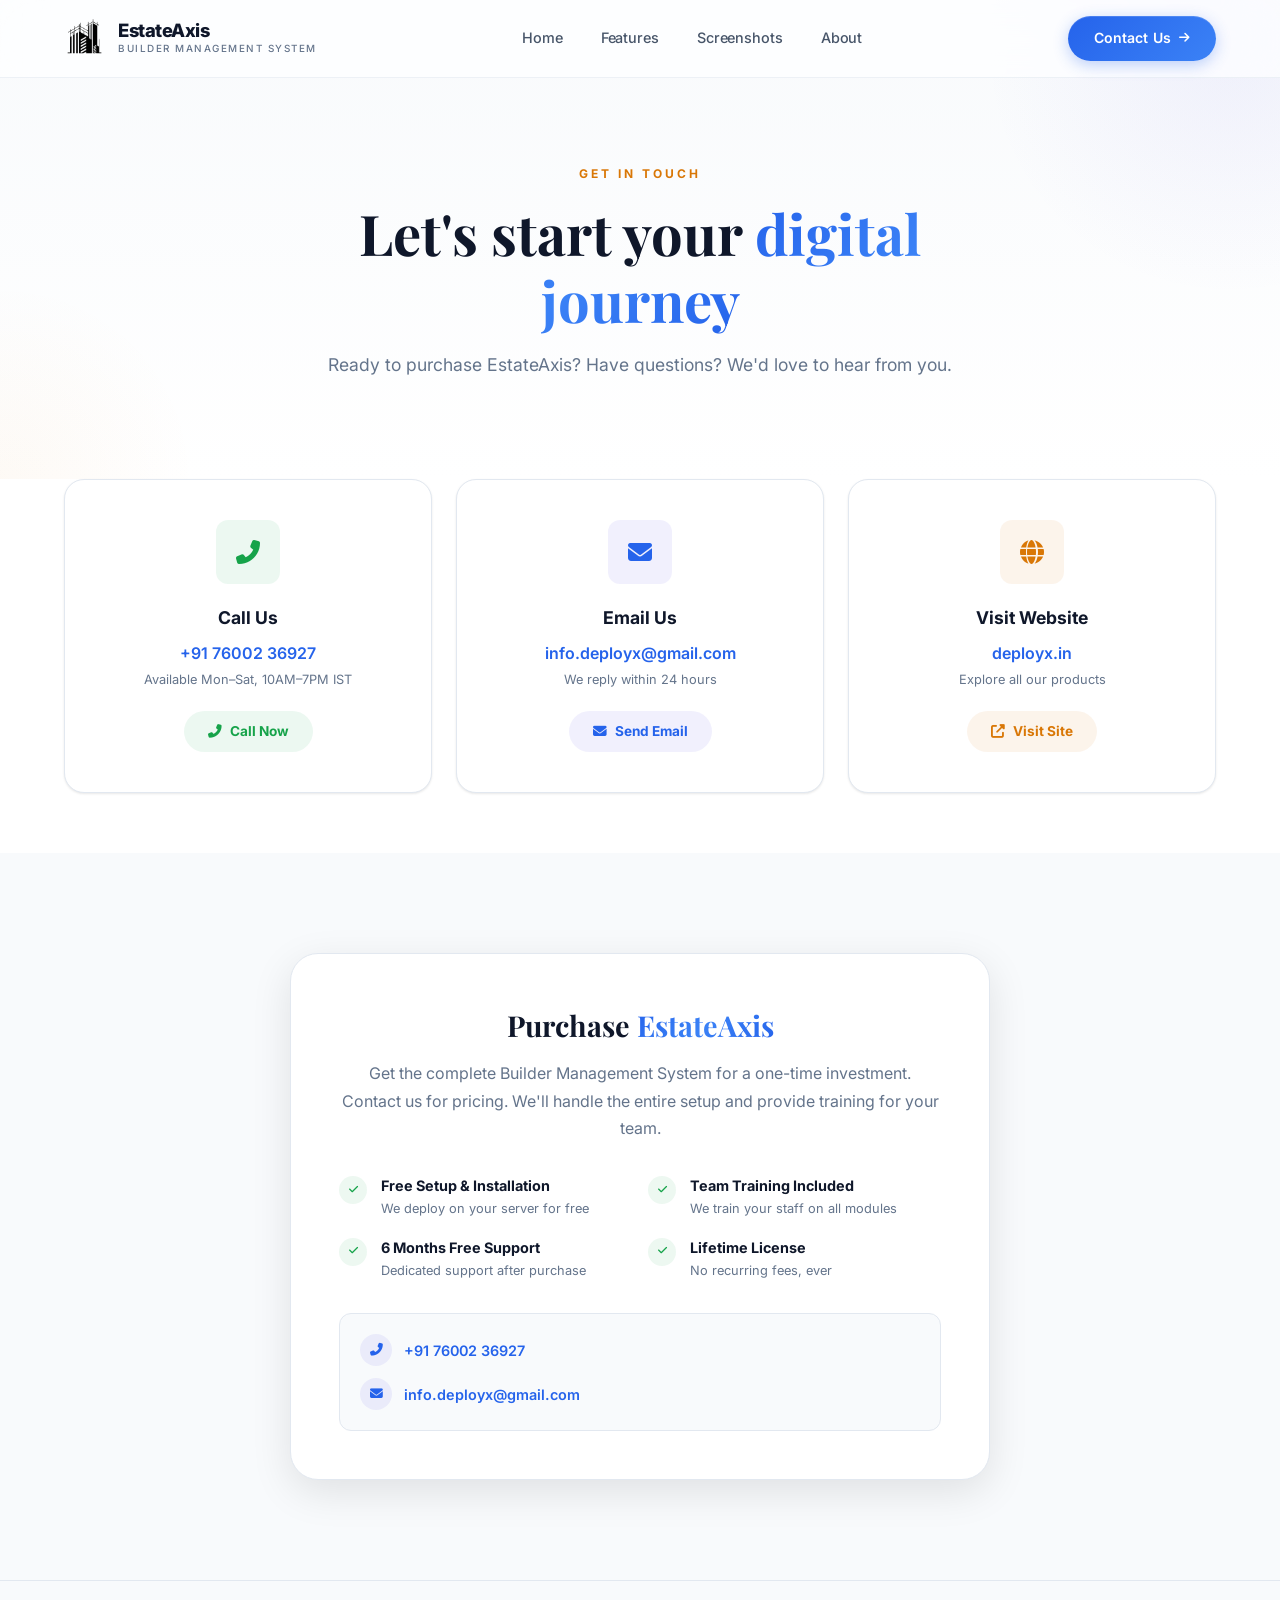
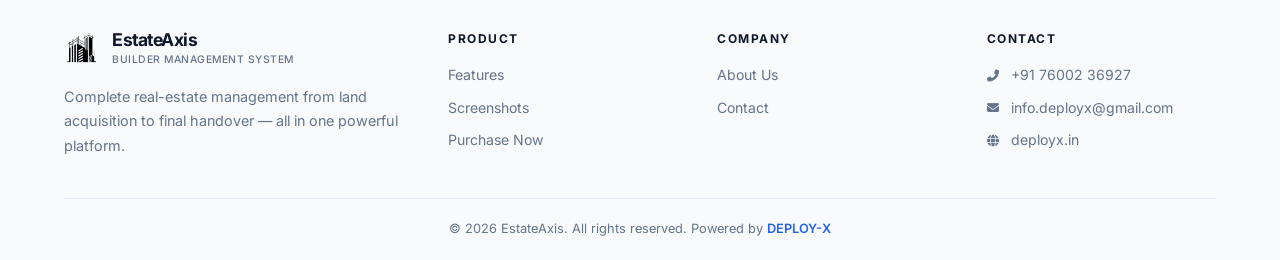
<file: contact.html>
<!DOCTYPE html>
<html lang="en">

<head>
    <meta charset="UTF-8">
    <meta name="viewport" content="width=device-width, initial-scale=1.0">
    <title>Contact DEPLOY-X — Buy EstateAxis Builder Management System</title>
    <meta name="description"
        content="Contact us at info.deployx@gmail.com or 7600236927 to get a demo or purchase EstateAxis, the premium Real Estate ERP and Builders Software by DEPLOY-X.">
    <meta name="keywords"
        content="contact DEPLOY-X, buy builder management system, support realestate management system, builders software demo, contact real estate erp provider">
    <meta name="author" content="DEPLOY-X">
    <meta name="robots" content="index, follow">

    <!-- Open Graph / Facebook -->
    <meta property="og:type" content="website">
    <meta property="og:url" content="https://deployx.in/contact.html">
    <meta property="og:title" content="Contact DEPLOY-X — Buy EstateAxis Builder Management System">
    <meta property="og:description"
        content="Contact us at info.deployx@gmail.com or 7600236927 to get a demo or purchase EstateAxis, the premium Real Estate ERP and Builders Software by DEPLOY-X.">

    <!-- Twitter -->
    <meta property="twitter:card" content="summary_large_image">
    <meta property="twitter:url" content="https://deployx.in/contact.html">
    <meta property="twitter:title" content="Contact DEPLOY-X — Buy EstateAxis Builder Management System">
    <meta property="twitter:description"
        content="Contact us at info.deployx@gmail.com or 7600236927 to get a demo or purchase EstateAxis, the premium Real Estate ERP and Builders Software by DEPLOY-X.">

    <link rel="canonical" href="https://deployx.in/contact.html">
    <link rel="icon" href="images/logo.png" type="image/png">
    <link
        href="https://fonts.googleapis.com/css2?family=Inter:wght@300;400;500;600;700;800;900&family=Playfair+Display:ital,wght@0,400;0,700;1,400;1,700&display=swap"
        rel="stylesheet">
    <link rel="stylesheet" href="https://cdnjs.cloudflare.com/ajax/libs/font-awesome/6.5.1/css/all.min.css">
    <link rel="stylesheet" href="css/style.css">
    <link rel="stylesheet" href="css/pages.css">
</head>

<body>
    <!-- Navigation -->
    <nav class="navbar" id="navbar">
        <div class="container nav-container">
            <a href="index.html" class="nav-brand">
                <img src="images/logo.png" alt="EstateAxis Logo" class="nav-logo">
                <div class="nav-brand-text">
                    <span class="brand-name">EstateAxis</span>
                    <span class="brand-tagline">Builder Management System</span>
                </div>
            </a>
            <button class="nav-toggle" id="navToggle" aria-label="Toggle navigation">
                <span></span><span></span><span></span>
            </button>
            <ul class="nav-links" id="navLinks">
                <li><a href="index.html">Home</a></li>
                <li><a href="features.html">Features</a></li>
                <li><a href="screenshots.html">Screenshots</a></li>
                <li><a href="about.html">About</a></li>
            </ul>
            <a href="contact.html" class="nav-cta">Contact Us <i class="fas fa-arrow-right"></i></a>
        </div>
    </nav>

    <!-- Hero -->
    <section class="page-hero">
        <div class="container">
            <div class="section-header">
                <span class="section-label">GET IN TOUCH</span>
                <h1 class="section-title">Let's start your <span class="text-gradient">digital journey</span></h1>
                <p class="section-desc">Ready to purchase EstateAxis? Have questions? We'd love to hear from you.</p>
            </div>
        </div>
    </section>

    <!-- Contact Cards -->
    <section class="contact-cards-section">
        <div class="container">
            <div class="contact-cards-grid">
                <!-- Call Card -->
                <a href="tel:+917600236927" class="contact-action-card" data-aos="fade-up">
                    <div class="contact-action-icon green">
                        <i class="fas fa-phone-alt"></i>
                    </div>
                    <h3>Call Us</h3>
                    <p class="contact-action-value">+91 76002 36927</p>
                    <p class="contact-action-desc">Available Mon–Sat, 10AM–7PM IST</p>
                    <span class="contact-action-btn green">
                        <i class="fas fa-phone-alt"></i> Call Now
                    </span>
                </a>

                <!-- Email Card -->
                <a href="mailto:info.deployx@gmail.com" class="contact-action-card" data-aos="fade-up" data-delay="100">
                    <div class="contact-action-icon blue">
                        <i class="fas fa-envelope"></i>
                    </div>
                    <h3>Email Us</h3>
                    <p class="contact-action-value">info.deployx@gmail.com</p>
                    <p class="contact-action-desc">We reply within 24 hours</p>
                    <span class="contact-action-btn blue">
                        <i class="fas fa-envelope"></i> Send Email
                    </span>
                </a>

                <!-- Website Card -->
                <a href="https://deployx.in" target="_blank" class="contact-action-card" data-aos="fade-up"
                    data-delay="200">
                    <div class="contact-action-icon gold">
                        <i class="fas fa-globe"></i>
                    </div>
                    <h3>Visit Website</h3>
                    <p class="contact-action-value">deployx.in</p>
                    <p class="contact-action-desc">Explore all our products</p>
                    <span class="contact-action-btn gold">
                        <i class="fas fa-external-link-alt"></i> Visit Site
                    </span>
                </a>
            </div>
        </div>
    </section>

    <!-- Contact Info -->
    <section class="contact-section">
        <div class="container">
            <div class="contact-info-centered" data-aos="fade-up">
                <h3>Purchase <span class="text-gradient">EstateAxis</span></h3>
                <p>Get the complete Builder Management System for a one-time investment. Contact us for pricing.
                    We'll handle the entire setup and provide training for your team.</p>

                <div class="contact-benefits-grid">
                    <div class="contact-benefit">
                        <div class="benefit-check"><i class="fas fa-check"></i></div>
                        <div>
                            <h4>Free Setup &amp; Installation</h4>
                            <p>We deploy on your server for free</p>
                        </div>
                    </div>
                    <div class="contact-benefit">
                        <div class="benefit-check"><i class="fas fa-check"></i></div>
                        <div>
                            <h4>Team Training Included</h4>
                            <p>We train your staff on all modules</p>
                        </div>
                    </div>
                    <div class="contact-benefit">
                        <div class="benefit-check"><i class="fas fa-check"></i></div>
                        <div>
                            <h4>6 Months Free Support</h4>
                            <p>Dedicated support after purchase</p>
                        </div>
                    </div>
                    <div class="contact-benefit">
                        <div class="benefit-check"><i class="fas fa-check"></i></div>
                        <div>
                            <h4>Lifetime License</h4>
                            <p>No recurring fees, ever</p>
                        </div>
                    </div>
                </div>

                <!-- Quick Contact Strip -->
                <div class="quick-contact-strip">
                    <a href="tel:+917600236927" class="quick-contact-item">
                        <i class="fas fa-phone-alt"></i>
                        <span>+91 76002 36927</span>
                    </a>
                    <a href="mailto:info.deployx@gmail.com" class="quick-contact-item">
                        <i class="fas fa-envelope"></i>
                        <span>info.deployx@gmail.com</span>
                    </a>
                </div>
            </div>
        </div>
    </section>

    <!-- Footer -->
    <footer class="footer">
        <div class="container">
            <div class="footer-grid">
                <div class="footer-brand">
                    <div class="footer-logo">
                        <img src="images/logo.png" alt="EstateAxis">
                        <div>
                            <span class="brand-name">EstateAxis</span>
                            <span class="brand-tagline">Builder Management System</span>
                        </div>
                    </div>
                    <p>Complete real-estate management from land acquisition to final handover — all in one powerful
                        platform.</p>
                </div>
                <div class="footer-links-group">
                    <h4>Product</h4>
                    <ul>
                        <li><a href="features.html">Features</a></li>
                        <li><a href="screenshots.html">Screenshots</a></li>
                        <li><a href="contact.html">Purchase Now</a></li>
                    </ul>
                </div>
                <div class="footer-links-group">
                    <h4>Company</h4>
                    <ul>
                        <li><a href="about.html">About Us</a></li>
                        <li><a href="contact.html">Contact</a></li>
                    </ul>
                </div>
                <div class="footer-links-group">
                    <h4>Contact</h4>
                    <ul>
                        <li><a href="tel:+917600236927"><i class="fas fa-phone-alt"></i> +91 76002 36927</a></li>
                        <li><a href="mailto:info.deployx@gmail.com"><i class="fas fa-envelope"></i>
                                info.deployx@gmail.com</a></li>
                        <li><a href="https://deployx.in" target="_blank"><i class="fas fa-globe"></i> deployx.in</a>
                        </li>
                    </ul>
                </div>
            </div>
            <div class="footer-bottom">
                <p>&copy; 2026 EstateAxis. All rights reserved. Powered by <a href="https://deployx.in"
                        target="_blank">DEPLOY-X</a></p>
            </div>
        </div>
    </footer>

    <script src="js/main.js"></script>
</body>

</html>
</file>
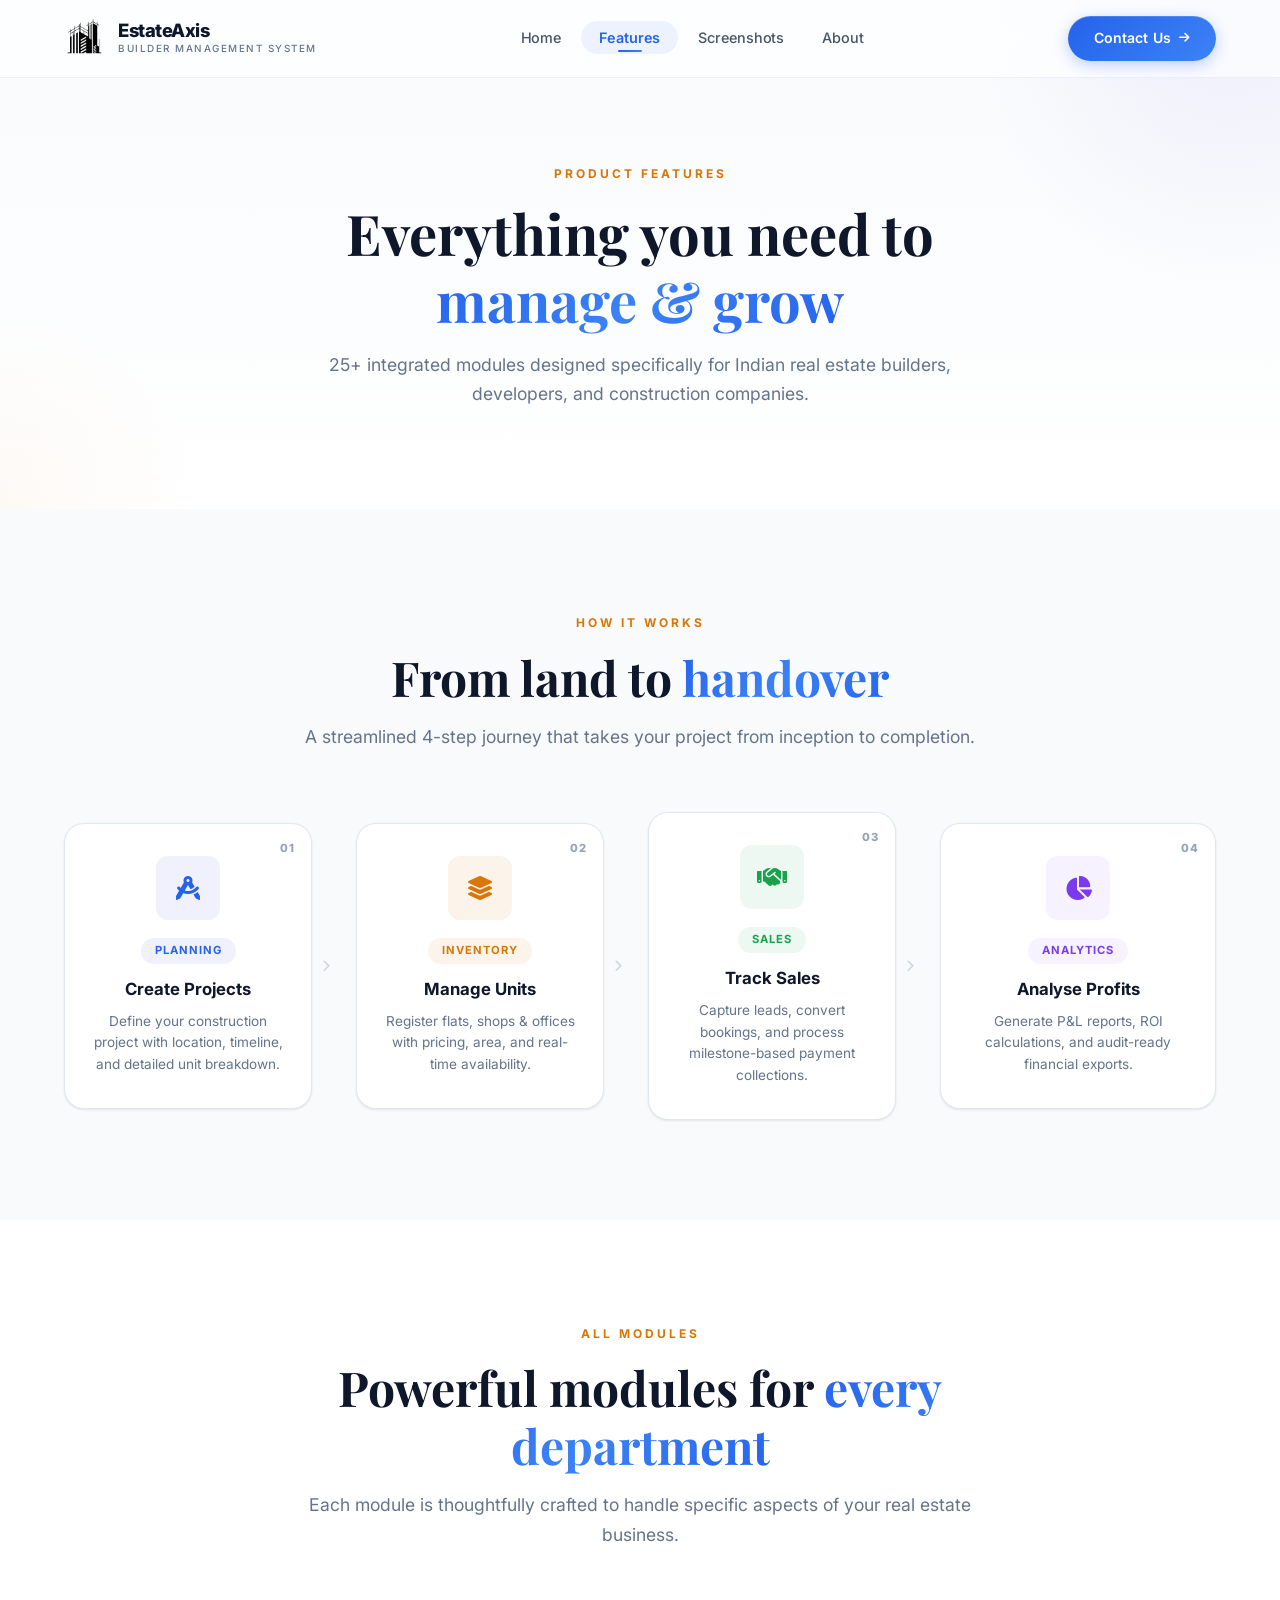
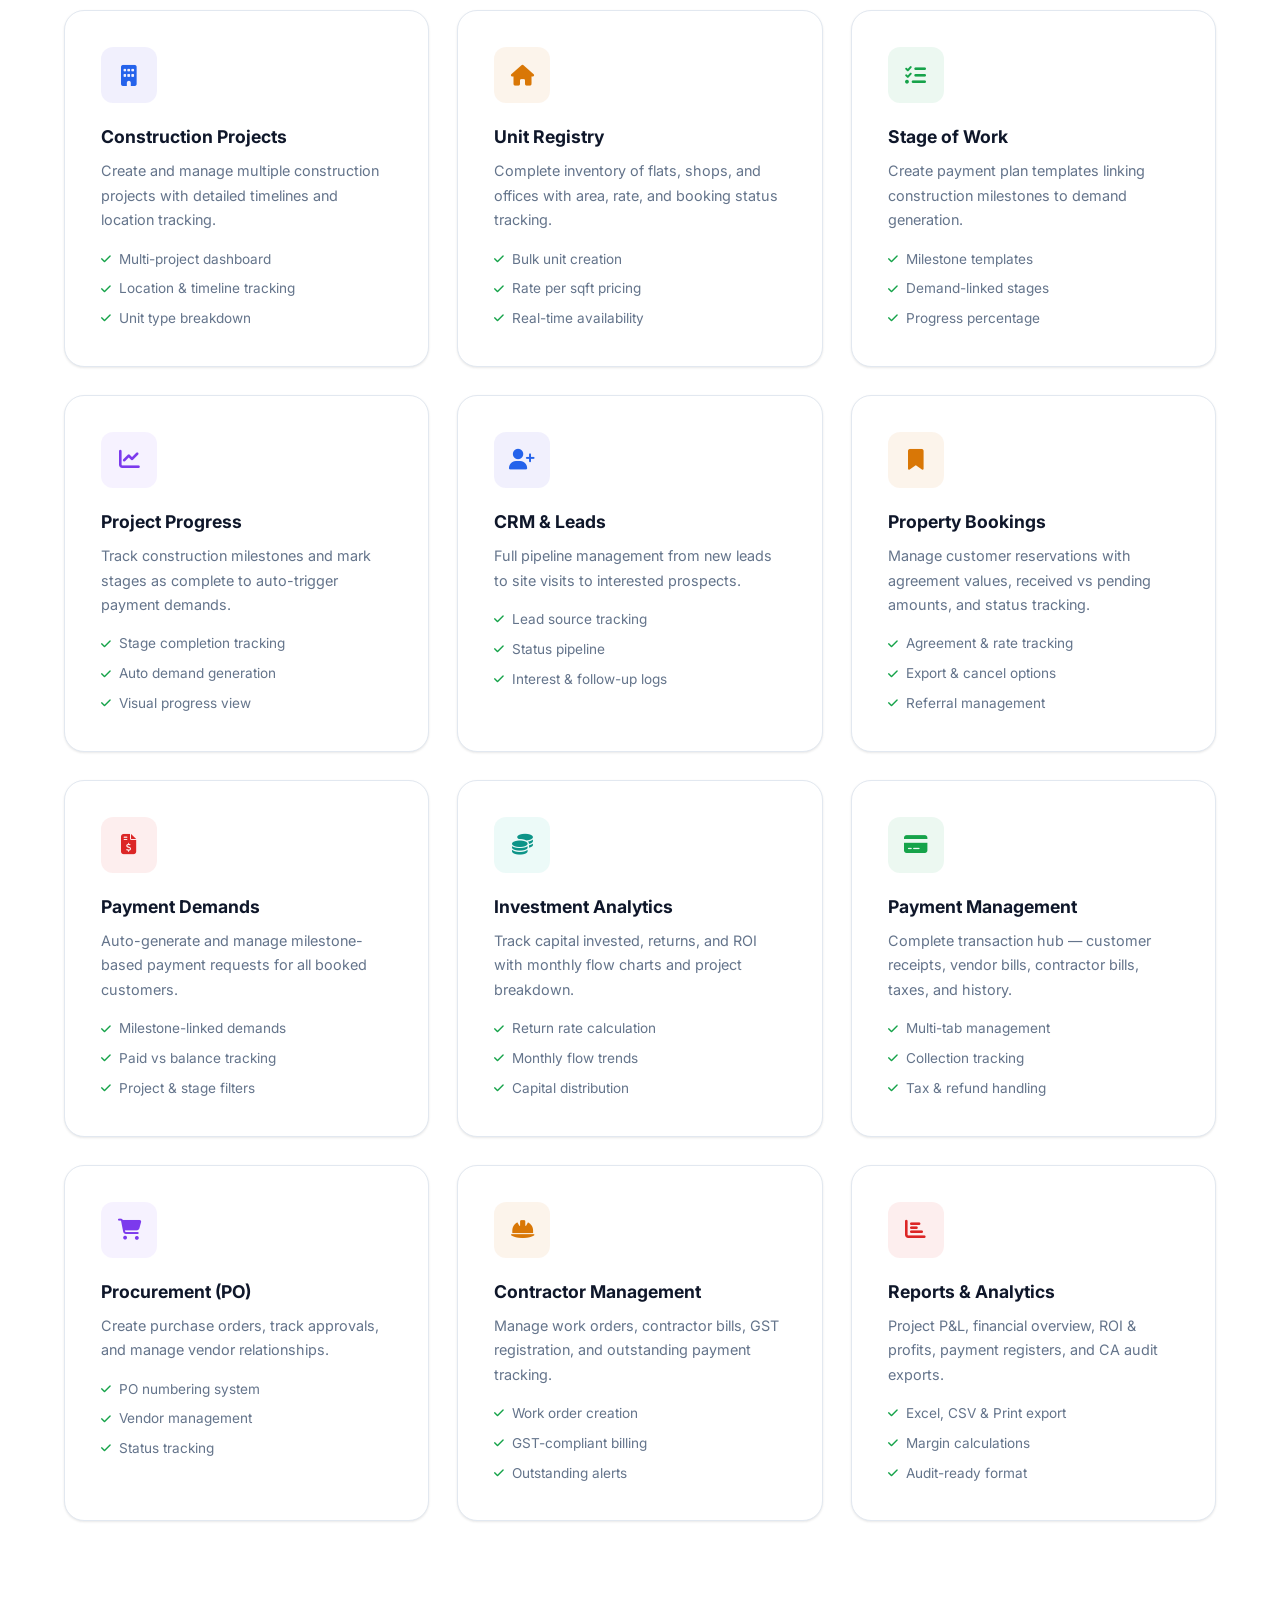
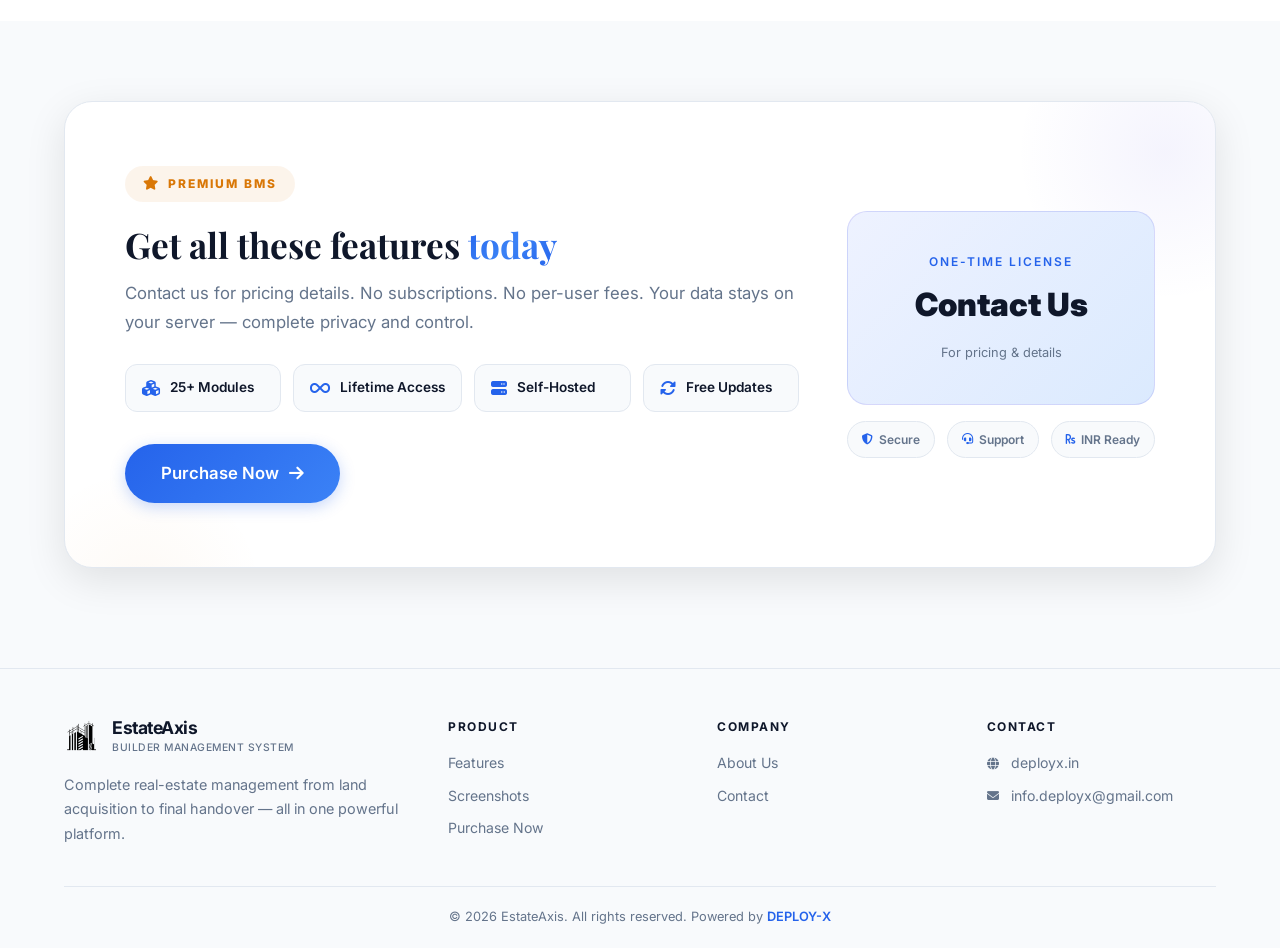
<file: features.html>
<!DOCTYPE html>
<html lang="en">

<head>
    <meta charset="UTF-8">
    <meta name="viewport" content="width=device-width, initial-scale=1.0">
    <title>Features & Modules — EstateAxis Builder Management System</title>
    <meta name="description"
        content="Explore the 25+ powerful modules of EstateAxis Real Estate ERP. From CRM and project management to financial reports and unit registry. The complete builders software.">
    <meta name="keywords"
        content="builder management system features, realestate management system modules, builders software, builders erp, real estate erp features, realestate erp, construction erp software, property management, DEPLOY-X">
    <meta name="author" content="DEPLOY-X">
    <meta name="robots" content="index, follow">

    <!-- Open Graph / Facebook -->
    <meta property="og:type" content="website">
    <meta property="og:url" content="https://deployx.in/features.html">
    <meta property="og:title" content="Features & Modules — EstateAxis Builder Management System">
    <meta property="og:description"
        content="Explore the 25+ powerful modules of EstateAxis Real Estate ERP. From CRM and project management to financial reports and unit registry. The complete builders software.">

    <!-- Twitter -->
    <meta property="twitter:card" content="summary_large_image">
    <meta property="twitter:url" content="https://deployx.in/features.html">
    <meta property="twitter:title" content="Features & Modules — EstateAxis Builder Management System">
    <meta property="twitter:description"
        content="Explore the 25+ powerful modules of EstateAxis Real Estate ERP. From CRM and project management to financial reports and unit registry. The complete builders software.">

    <link rel="canonical" href="https://deployx.in/features.html">
    <link rel="icon" href="images/logo.png" type="image/png">
    <link
        href="https://fonts.googleapis.com/css2?family=Inter:wght@300;400;500;600;700;800;900&family=Playfair+Display:ital,wght@0,400;0,700;1,400;1,700&display=swap"
        rel="stylesheet">
    <link rel="stylesheet" href="https://cdnjs.cloudflare.com/ajax/libs/font-awesome/6.5.1/css/all.min.css">
    <link rel="stylesheet" href="css/style.css">
    <link rel="stylesheet" href="css/pages.css">
</head>

<body>
    <!-- Navigation -->
    <nav class="navbar" id="navbar">
        <div class="container nav-container">
            <a href="index.html" class="nav-brand">
                <img src="images/logo.png" alt="EstateAxis Logo" class="nav-logo">
                <div class="nav-brand-text">
                    <span class="brand-name">EstateAxis</span>
                    <span class="brand-tagline">Builder Management System</span>
                </div>
            </a>
            <button class="nav-toggle" id="navToggle" aria-label="Toggle navigation">
                <span></span><span></span><span></span>
            </button>
            <ul class="nav-links" id="navLinks">
                <li><a href="index.html">Home</a></li>
                <li><a href="features.html" class="active">Features</a></li>
                <li><a href="screenshots.html">Screenshots</a></li>
                <li><a href="about.html">About</a></li>
            </ul>
            <a href="contact.html" class="nav-cta">Contact Us <i class="fas fa-arrow-right"></i></a>
        </div>
    </nav>

    <!-- Hero -->
    <section class="page-hero">
        <div class="container">
            <div class="section-header">
                <span class="section-label">PRODUCT FEATURES</span>
                <h1 class="section-title">Everything you need to <span class="text-gradient">manage &amp; grow</span>
                </h1>
                <p class="section-desc">25+ integrated modules designed specifically for Indian real estate builders,
                    developers, and construction companies.</p>
            </div>
        </div>
    </section>

    <!-- How It Works -->
    <section class="workflow-section">
        <div class="container">
            <div class="section-header">
                <span class="section-label">HOW IT WORKS</span>
                <h2 class="section-title">From land to <span class="text-gradient">handover</span></h2>
                <p class="section-desc">A streamlined 4-step journey that takes your project from inception to
                    completion.</p>
            </div>
            <div class="workflow-steps">
                <div class="workflow-step" data-aos="fade-up">
                    <div class="step-card">
                        <div class="step-badge">01</div>
                        <div class="step-icon-wrap blue">
                            <i class="fas fa-drafting-compass"></i>
                        </div>
                        <span class="step-tag blue">Planning</span>
                        <h3>Create Projects</h3>
                        <p>Define your construction project with location, timeline, and detailed unit breakdown.</p>
                    </div>
                    <div class="step-connector"><i class="fas fa-chevron-right"></i></div>
                </div>
                <div class="workflow-step" data-aos="fade-up" data-delay="100">
                    <div class="step-card">
                        <div class="step-badge">02</div>
                        <div class="step-icon-wrap gold">
                            <i class="fas fa-layer-group"></i>
                        </div>
                        <span class="step-tag gold">Inventory</span>
                        <h3>Manage Units</h3>
                        <p>Register flats, shops &amp; offices with pricing, area, and real-time availability.</p>
                    </div>
                    <div class="step-connector"><i class="fas fa-chevron-right"></i></div>
                </div>
                <div class="workflow-step" data-aos="fade-up" data-delay="200">
                    <div class="step-card">
                        <div class="step-badge">03</div>
                        <div class="step-icon-wrap green">
                            <i class="fas fa-handshake"></i>
                        </div>
                        <span class="step-tag green">Sales</span>
                        <h3>Track Sales</h3>
                        <p>Capture leads, convert bookings, and process milestone-based payment collections.</p>
                    </div>
                    <div class="step-connector"><i class="fas fa-chevron-right"></i></div>
                </div>
                <div class="workflow-step" data-aos="fade-up" data-delay="300">
                    <div class="step-card">
                        <div class="step-badge">04</div>
                        <div class="step-icon-wrap purple">
                            <i class="fas fa-chart-pie"></i>
                        </div>
                        <span class="step-tag purple">Analytics</span>
                        <h3>Analyse Profits</h3>
                        <p>Generate P&amp;L reports, ROI calculations, and audit-ready financial exports.</p>
                    </div>
                </div>
            </div>
        </div>
    </section>

    <!-- All Modules -->
    <section class="modules-section">
        <div class="container">
            <div class="section-header">
                <span class="section-label">ALL MODULES</span>
                <h2 class="section-title">Powerful modules for <span class="text-gradient">every department</span></h2>
                <p class="section-desc">Each module is thoughtfully crafted to handle specific aspects of your real
                    estate business.</p>
            </div>
            <div class="modules-grid">
                <!-- Projects -->
                <div class="module-card" data-aos="fade-up">
                    <div class="module-icon blue"><i class="fas fa-building"></i></div>
                    <h3>Construction Projects</h3>
                    <p>Create and manage multiple construction projects with detailed timelines and location tracking.
                    </p>
                    <ul class="module-features">
                        <li><i class="fas fa-check"></i> Multi-project dashboard</li>
                        <li><i class="fas fa-check"></i> Location &amp; timeline tracking</li>
                        <li><i class="fas fa-check"></i> Unit type breakdown</li>
                    </ul>
                </div>
                <!-- Units -->
                <div class="module-card" data-aos="fade-up" data-delay="100">
                    <div class="module-icon gold"><i class="fas fa-home"></i></div>
                    <h3>Unit Registry</h3>
                    <p>Complete inventory of flats, shops, and offices with area, rate, and booking status tracking.</p>
                    <ul class="module-features">
                        <li><i class="fas fa-check"></i> Bulk unit creation</li>
                        <li><i class="fas fa-check"></i> Rate per sqft pricing</li>
                        <li><i class="fas fa-check"></i> Real-time availability</li>
                    </ul>
                </div>
                <!-- Stage of Work -->
                <div class="module-card" data-aos="fade-up" data-delay="200">
                    <div class="module-icon green"><i class="fas fa-tasks"></i></div>
                    <h3>Stage of Work</h3>
                    <p>Create payment plan templates linking construction milestones to demand generation.</p>
                    <ul class="module-features">
                        <li><i class="fas fa-check"></i> Milestone templates</li>
                        <li><i class="fas fa-check"></i> Demand-linked stages</li>
                        <li><i class="fas fa-check"></i> Progress percentage</li>
                    </ul>
                </div>
                <!-- Project Progress -->
                <div class="module-card" data-aos="fade-up">
                    <div class="module-icon purple"><i class="fas fa-chart-line"></i></div>
                    <h3>Project Progress</h3>
                    <p>Track construction milestones and mark stages as complete to auto-trigger payment demands.</p>
                    <ul class="module-features">
                        <li><i class="fas fa-check"></i> Stage completion tracking</li>
                        <li><i class="fas fa-check"></i> Auto demand generation</li>
                        <li><i class="fas fa-check"></i> Visual progress view</li>
                    </ul>
                </div>
                <!-- Leads -->
                <div class="module-card" data-aos="fade-up" data-delay="100">
                    <div class="module-icon blue"><i class="fas fa-user-plus"></i></div>
                    <h3>CRM &amp; Leads</h3>
                    <p>Full pipeline management from new leads to site visits to interested prospects.</p>
                    <ul class="module-features">
                        <li><i class="fas fa-check"></i> Lead source tracking</li>
                        <li><i class="fas fa-check"></i> Status pipeline</li>
                        <li><i class="fas fa-check"></i> Interest &amp; follow-up logs</li>
                    </ul>
                </div>
                <!-- Bookings -->
                <div class="module-card" data-aos="fade-up" data-delay="200">
                    <div class="module-icon gold"><i class="fas fa-bookmark"></i></div>
                    <h3>Property Bookings</h3>
                    <p>Manage customer reservations with agreement values, received vs pending amounts, and status
                        tracking.</p>
                    <ul class="module-features">
                        <li><i class="fas fa-check"></i> Agreement &amp; rate tracking</li>
                        <li><i class="fas fa-check"></i> Export &amp; cancel options</li>
                        <li><i class="fas fa-check"></i> Referral management</li>
                    </ul>
                </div>
                <!-- Payment Demand -->
                <div class="module-card" data-aos="fade-up">
                    <div class="module-icon red"><i class="fas fa-file-invoice-dollar"></i></div>
                    <h3>Payment Demands</h3>
                    <p>Auto-generate and manage milestone-based payment requests for all booked customers.</p>
                    <ul class="module-features">
                        <li><i class="fas fa-check"></i> Milestone-linked demands</li>
                        <li><i class="fas fa-check"></i> Paid vs balance tracking</li>
                        <li><i class="fas fa-check"></i> Project &amp; stage filters</li>
                    </ul>
                </div>
                <!-- Investments -->
                <div class="module-card" data-aos="fade-up" data-delay="100">
                    <div class="module-icon teal"><i class="fas fa-coins"></i></div>
                    <h3>Investment Analytics</h3>
                    <p>Track capital invested, returns, and ROI with monthly flow charts and project breakdown.</p>
                    <ul class="module-features">
                        <li><i class="fas fa-check"></i> Return rate calculation</li>
                        <li><i class="fas fa-check"></i> Monthly flow trends</li>
                        <li><i class="fas fa-check"></i> Capital distribution</li>
                    </ul>
                </div>
                <!-- Payments -->
                <div class="module-card" data-aos="fade-up" data-delay="200">
                    <div class="module-icon green"><i class="fas fa-credit-card"></i></div>
                    <h3>Payment Management</h3>
                    <p>Complete transaction hub — customer receipts, vendor bills, contractor bills, taxes, and history.
                    </p>
                    <ul class="module-features">
                        <li><i class="fas fa-check"></i> Multi-tab management</li>
                        <li><i class="fas fa-check"></i> Collection tracking</li>
                        <li><i class="fas fa-check"></i> Tax &amp; refund handling</li>
                    </ul>
                </div>
                <!-- Procurement -->
                <div class="module-card" data-aos="fade-up">
                    <div class="module-icon purple"><i class="fas fa-shopping-cart"></i></div>
                    <h3>Procurement (PO)</h3>
                    <p>Create purchase orders, track approvals, and manage vendor relationships.</p>
                    <ul class="module-features">
                        <li><i class="fas fa-check"></i> PO numbering system</li>
                        <li><i class="fas fa-check"></i> Vendor management</li>
                        <li><i class="fas fa-check"></i> Status tracking</li>
                    </ul>
                </div>
                <!-- Contractor Bills -->
                <div class="module-card" data-aos="fade-up" data-delay="100">
                    <div class="module-icon gold"><i class="fas fa-hard-hat"></i></div>
                    <h3>Contractor Management</h3>
                    <p>Manage work orders, contractor bills, GST registration, and outstanding payment tracking.</p>
                    <ul class="module-features">
                        <li><i class="fas fa-check"></i> Work order creation</li>
                        <li><i class="fas fa-check"></i> GST-compliant billing</li>
                        <li><i class="fas fa-check"></i> Outstanding alerts</li>
                    </ul>
                </div>
                <!-- Reports -->
                <div class="module-card" data-aos="fade-up" data-delay="200">
                    <div class="module-icon red"><i class="fas fa-chart-bar"></i></div>
                    <h3>Reports &amp; Analytics</h3>
                    <p>Project P&amp;L, financial overview, ROI &amp; profits, payment registers, and CA audit exports.
                    </p>
                    <ul class="module-features">
                        <li><i class="fas fa-check"></i> Excel, CSV &amp; Print export</li>
                        <li><i class="fas fa-check"></i> Margin calculations</li>
                        <li><i class="fas fa-check"></i> Audit-ready format</li>
                    </ul>
                </div>
            </div>
        </div>
    </section>

    <!-- CTA -->
    <section class="cta-section features-cta">
        <div class="container">
            <div class="cta-card features-cta-card">
                <div class="cta-content">
                    <span class="cta-badge"><i class="fas fa-star"></i> PREMIUM BMS</span>
                    <h2>Get all these features <span class="text-gradient">today</span></h2>
                    <p>Contact us for pricing details. No subscriptions. No per-user fees. Your data stays on your
                        server — complete
                        privacy and control.</p>
                    <div class="cta-highlights">
                        <div class="cta-highlight-item">
                            <i class="fas fa-cubes"></i>
                            <span>25+ Modules</span>
                        </div>
                        <div class="cta-highlight-item">
                            <i class="fas fa-infinity"></i>
                            <span>Lifetime Access</span>
                        </div>
                        <div class="cta-highlight-item">
                            <i class="fas fa-server"></i>
                            <span>Self-Hosted</span>
                        </div>
                        <div class="cta-highlight-item">
                            <i class="fas fa-sync-alt"></i>
                            <span>Free Updates</span>
                        </div>
                    </div>
                    <div class="cta-actions">
                        <a href="contact.html" class="btn btn-primary btn-lg">
                            <span>Purchase Now</span>
                            <i class="fas fa-arrow-right"></i>
                        </a>
                    </div>
                </div>
                <div class="cta-visual">
                    <div class="cta-price-card">
                        <span class="price-label">One-Time License</span>
                        <div class="price-amount" style="font-size: 2rem;">Contact Us</div>
                        <span class="price-note">For pricing & details</span>
                    </div>
                    <div class="cta-trust-badges">
                        <div class="trust-badge"><i class="fas fa-shield-alt"></i> Secure</div>
                        <div class="trust-badge"><i class="fas fa-headset"></i> Support</div>
                        <div class="trust-badge"><i class="fas fa-rupee-sign"></i> INR Ready</div>
                    </div>
                </div>
            </div>
        </div>
    </section>

    <!-- Footer -->
    <footer class="footer">
        <div class="container">
            <div class="footer-grid">
                <div class="footer-brand">
                    <div class="footer-logo">
                        <img src="images/logo.png" alt="EstateAxis">
                        <div>
                            <span class="brand-name">EstateAxis</span>
                            <span class="brand-tagline">Builder Management System</span>
                        </div>
                    </div>
                    <p>Complete real-estate management from land acquisition to final handover — all in one powerful
                        platform.</p>
                </div>
                <div class="footer-links-group">
                    <h4>Product</h4>
                    <ul>
                        <li><a href="features.html">Features</a></li>
                        <li><a href="screenshots.html">Screenshots</a></li>
                        <li><a href="contact.html">Purchase Now</a></li>
                    </ul>
                </div>
                <div class="footer-links-group">
                    <h4>Company</h4>
                    <ul>
                        <li><a href="about.html">About Us</a></li>
                        <li><a href="contact.html">Contact</a></li>
                    </ul>
                </div>
                <div class="footer-links-group">
                    <h4>Contact</h4>
                    <ul>
                        <li><a href="https://deployx.in" target="_blank"><i class="fas fa-globe"></i> deployx.in</a>
                        </li>
                        <li><a href="mailto:info.deployx@gmail.com"><i class="fas fa-envelope"></i>
                                info.deployx@gmail.com</a>
                        </li>
                    </ul>
                </div>
            </div>
            <div class="footer-bottom">
                <p>&copy; 2026 EstateAxis. All rights reserved. Powered by <a href="https://deployx.in"
                        target="_blank">DEPLOY-X</a></p>
            </div>
        </div>
    </footer>

    <script src="js/main.js"></script>
</body>

</html>
</file>
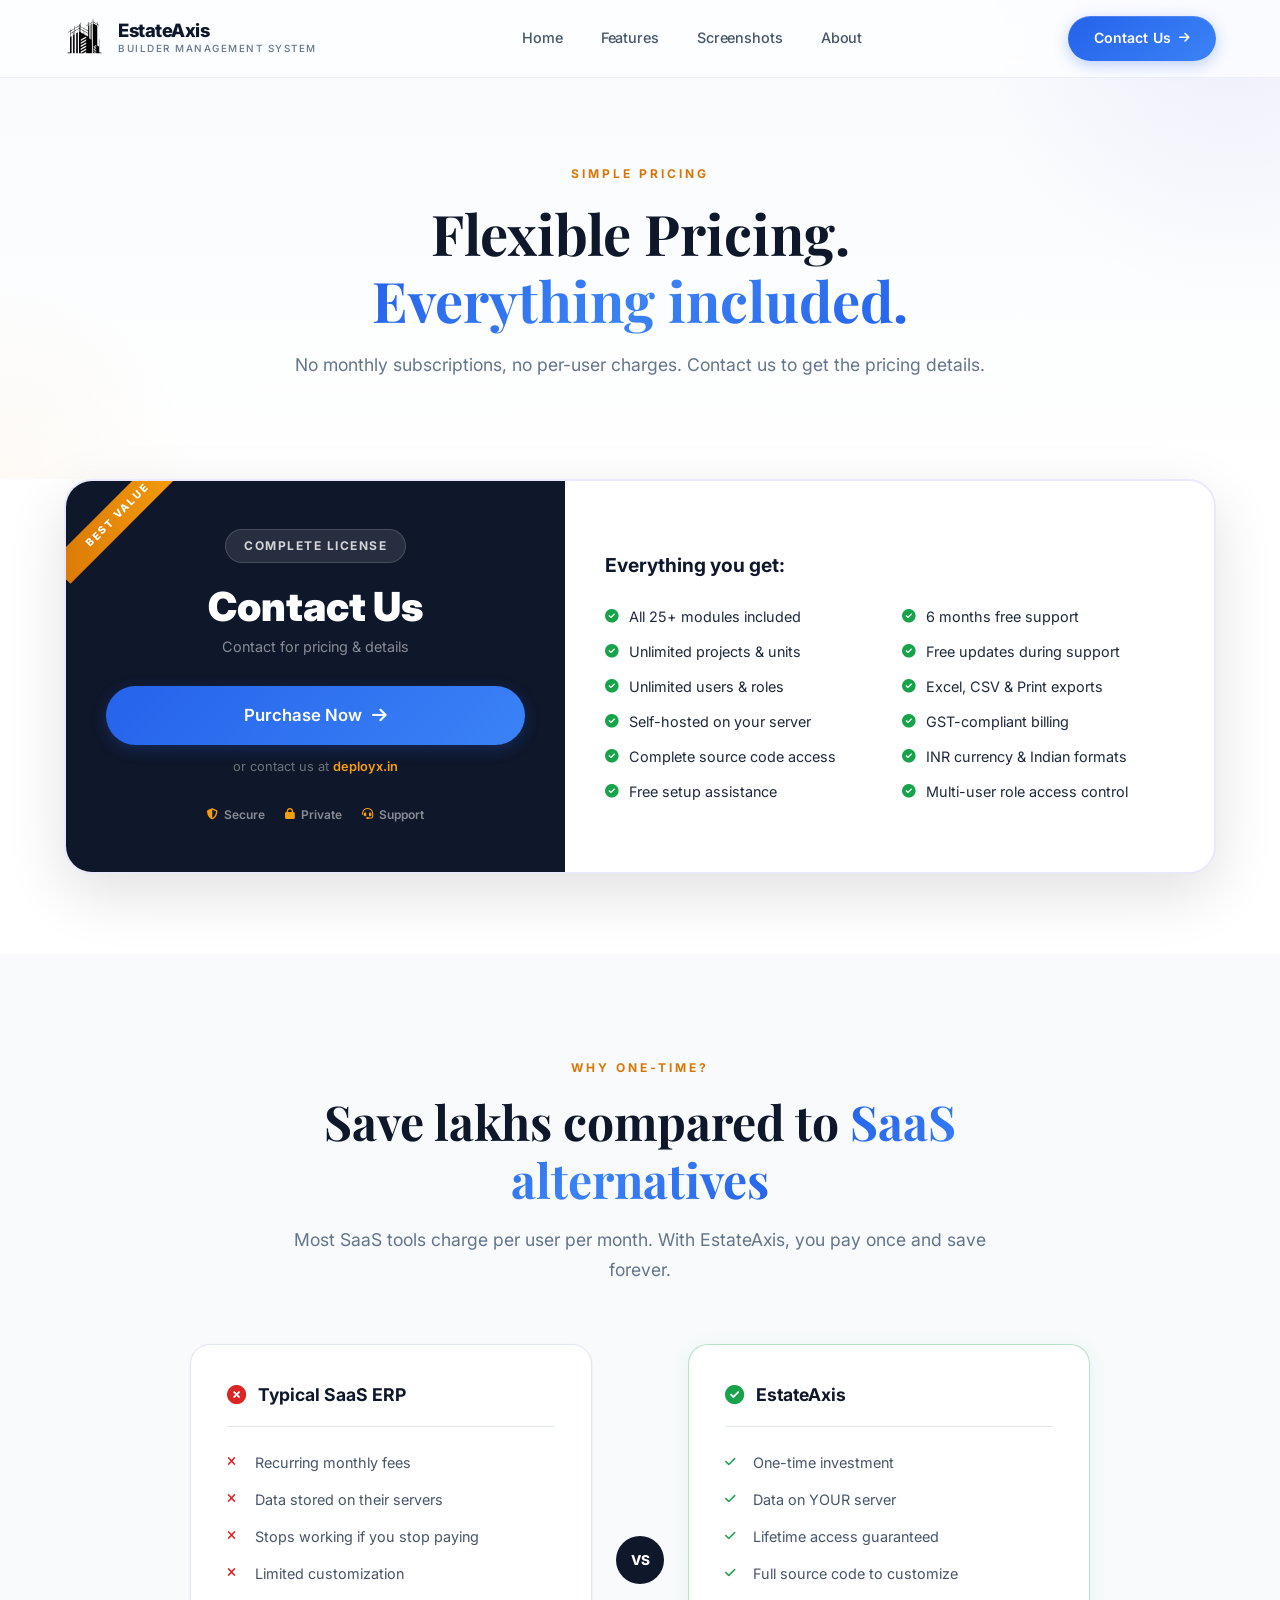
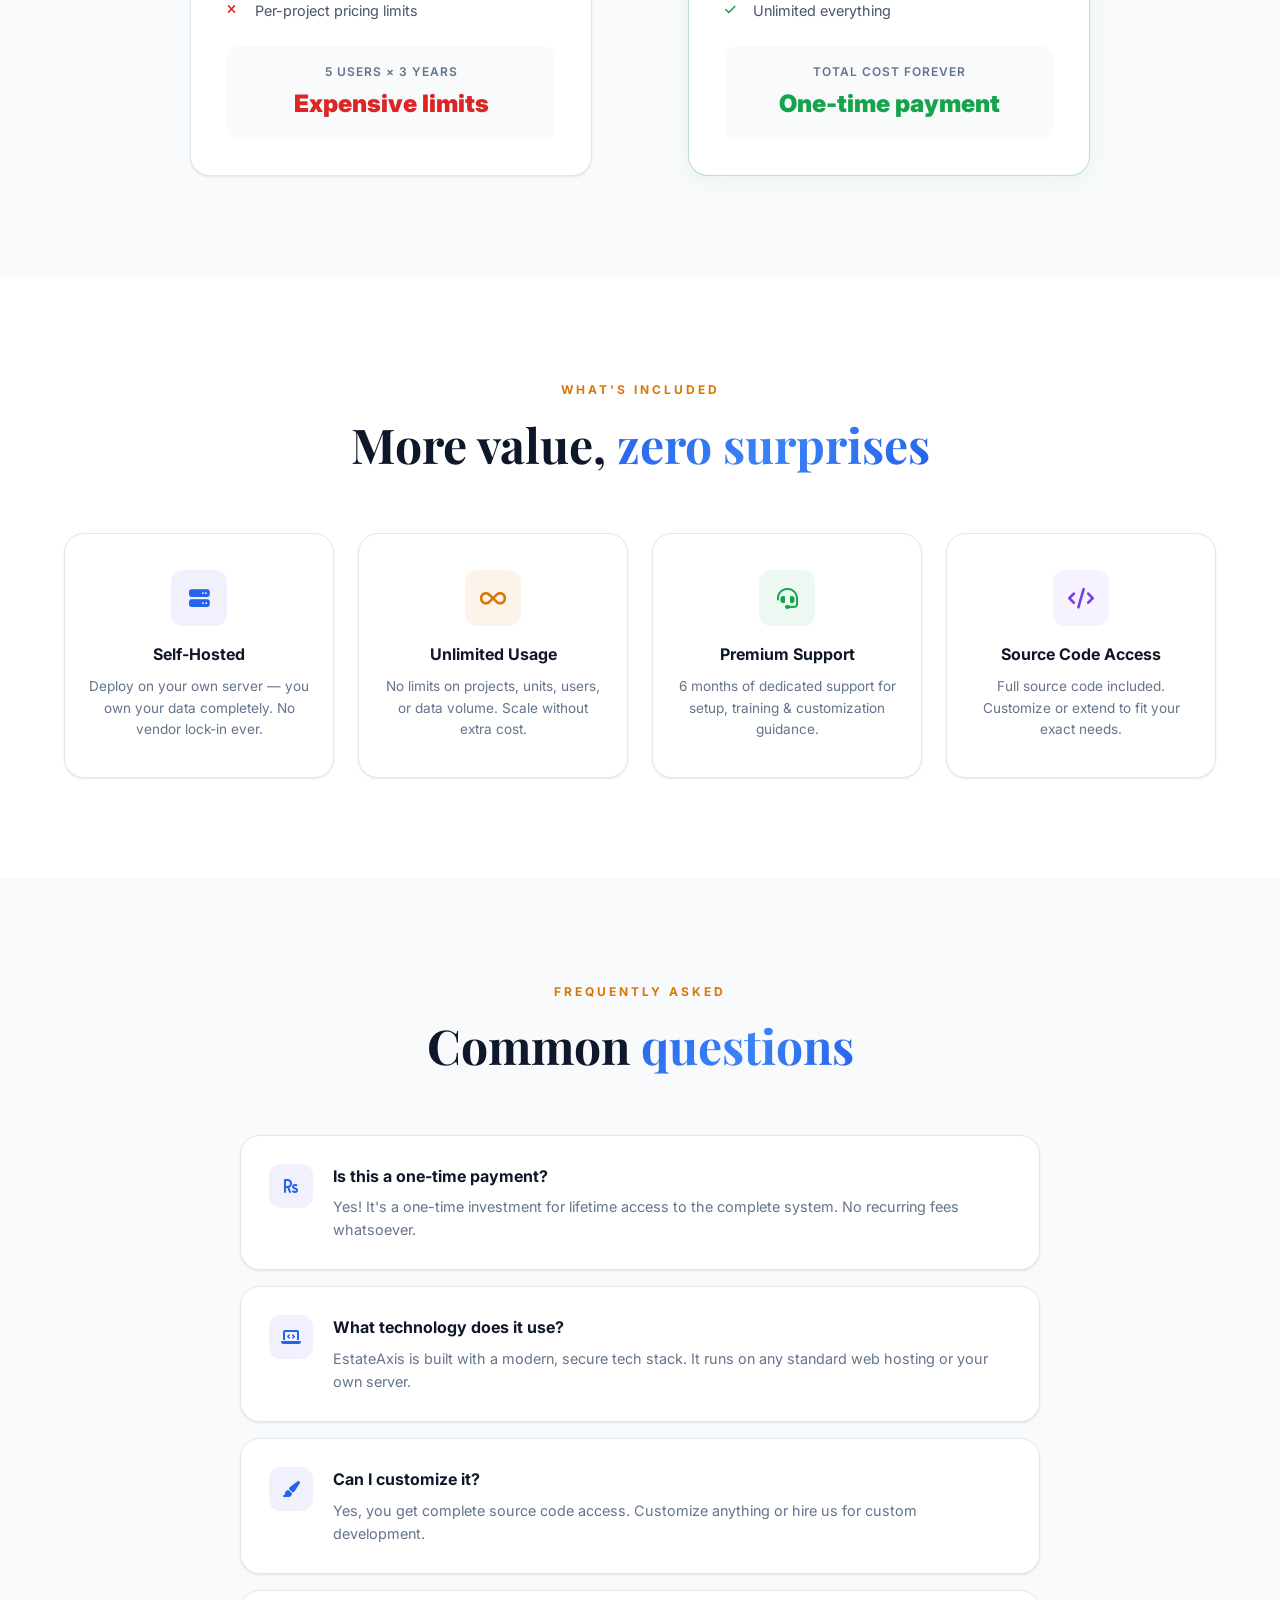
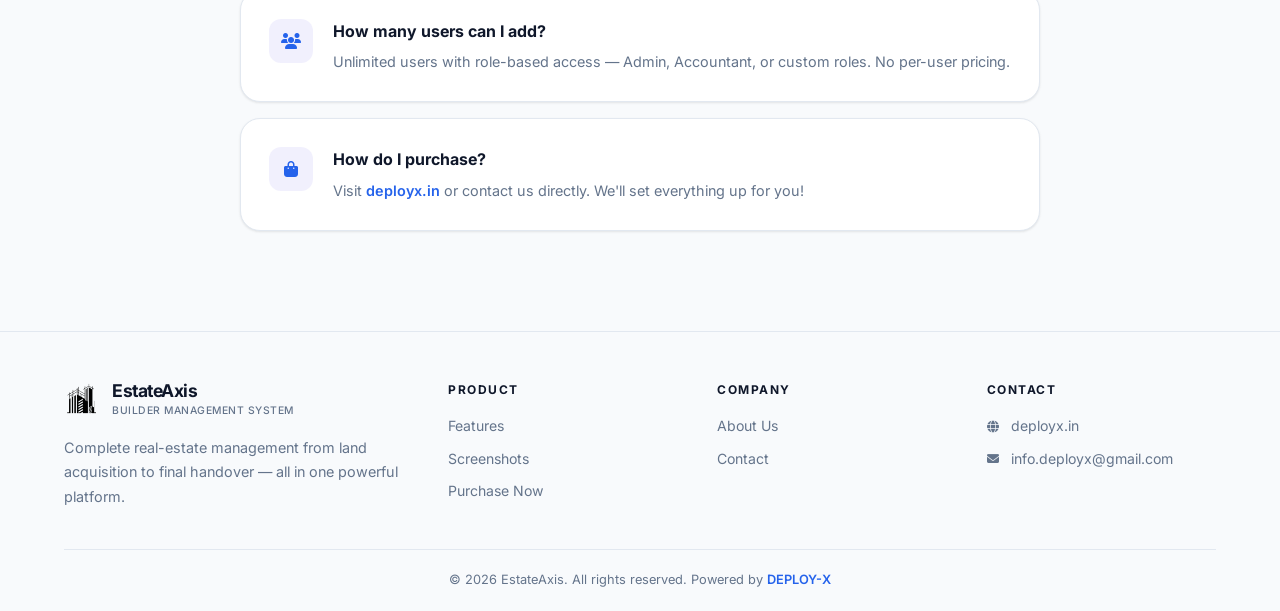
<file: pricing.html>
<!DOCTYPE html>
<html lang="en">

<head>
    <meta charset="UTF-8">
    <meta name="viewport" content="width=device-width, initial-scale=1.0">
    <title>Pricing — Buy EstateAxis Builder Management System</title>
    <meta name="description"
        content="Purchase EstateAxis Builder Management System for a one-time license. No recurring fees, lifetime validity, and fully optimized real estate ERP software.">
    <meta name="keywords"
        content="buy builder management system, realestate management system price, builders software cost, builders erp pricing, real estate erp software buy, realestate erp, construction erp, DEPLOY-X">
    <meta name="author" content="DEPLOY-X">
    <meta name="robots" content="index, follow">

    <!-- Open Graph / Facebook -->
    <meta property="og:type" content="website">
    <meta property="og:url" content="https://deployx.in/pricing.html">
    <meta property="og:title" content="Pricing — Buy EstateAxis Builder Management System">
    <meta property="og:description"
        content="Purchase EstateAxis Builder Management System for a one-time license. No recurring fees, lifetime validity, and fully optimized real estate ERP software.">

    <!-- Twitter -->
    <meta property="twitter:card" content="summary_large_image">
    <meta property="twitter:url" content="https://deployx.in/pricing.html">
    <meta property="twitter:title" content="Pricing — Buy EstateAxis Builder Management System">
    <meta property="twitter:description"
        content="Purchase EstateAxis Builder Management System for a one-time license. No recurring fees, lifetime validity, and fully optimized real estate ERP software.">

    <link rel="canonical" href="https://deployx.in/pricing.html">
    <link rel="icon" href="images/logo.png" type="image/png">
    <link
        href="https://fonts.googleapis.com/css2?family=Inter:wght@300;400;500;600;700;800;900&family=Playfair+Display:ital,wght@0,400;0,700;1,400;1,700&display=swap"
        rel="stylesheet">
    <link rel="stylesheet" href="https://cdnjs.cloudflare.com/ajax/libs/font-awesome/6.5.1/css/all.min.css">
    <link rel="stylesheet" href="css/style.css">
    <link rel="stylesheet" href="css/pages.css">
</head>

<body>
    <!-- Navigation -->
    <nav class="navbar" id="navbar">
        <div class="container nav-container">
            <a href="index.html" class="nav-brand">
                <img src="images/logo.png" alt="EstateAxis Logo" class="nav-logo">
                <div class="nav-brand-text">
                    <span class="brand-name">EstateAxis</span>
                    <span class="brand-tagline">Builder Management System</span>
                </div>
            </a>
            <button class="nav-toggle" id="navToggle" aria-label="Toggle navigation">
                <span></span><span></span><span></span>
            </button>
            <ul class="nav-links" id="navLinks">
                <li><a href="index.html">Home</a></li>
                <li><a href="features.html">Features</a></li>
                <li><a href="screenshots.html">Screenshots</a></li>
                <li><a href="about.html">About</a></li>
            </ul>
            <a href="contact.html" class="nav-cta">Contact Us <i class="fas fa-arrow-right"></i></a>
        </div>
    </nav>

    <!-- Hero -->
    <section class="page-hero">
        <div class="container">
            <div class="section-header">
                <span class="section-label">SIMPLE PRICING</span>
                <h1 class="section-title">Flexible Pricing. <span class="text-gradient">Everything included.</span></h1>
                <p class="section-desc">No monthly subscriptions, no per-user charges. Contact us to get the pricing
                    details.</p>
            </div>
        </div>
    </section>

    <!-- Pricing Hero Card -->
    <section class="pricing-section">
        <div class="container">
            <div class="pricing-hero-layout" data-aos="fade-up">
                <!-- Left: Price + CTA -->
                <div class="pricing-main-card">
                    <div class="pricing-ribbon">BEST VALUE</div>
                    <span class="pricing-plan-label">Complete License</span>
                    <div class="pricing-amount">
                        <span class="pricing-value" style="font-size: 2.5rem;">Contact Us</span>
                    </div>
                    <p class="pricing-term">Contact for pricing & details</p>
                    <a href="contact.html" class="btn btn-primary btn-lg pricing-buy-btn">
                        <span>Purchase Now</span>
                        <i class="fas fa-arrow-right"></i>
                    </a>
                    <p class="pricing-contact-note">or contact us at <a href="https://deployx.in"
                            target="_blank">deployx.in</a></p>
                    <div class="pricing-trust-row">
                        <div class="pricing-trust-item">
                            <i class="fas fa-shield-alt"></i>
                            <span>Secure</span>
                        </div>
                        <div class="pricing-trust-item">
                            <i class="fas fa-lock"></i>
                            <span>Private</span>
                        </div>
                        <div class="pricing-trust-item">
                            <i class="fas fa-headset"></i>
                            <span>Support</span>
                        </div>
                    </div>
                </div>

                <!-- Right: Features List -->
                <div class="pricing-features-card">
                    <h3>Everything you get:</h3>
                    <div class="pricing-features-grid">
                        <ul class="pricing-feat-list">
                            <li><i class="fas fa-check-circle"></i> All 25+ modules included</li>
                            <li><i class="fas fa-check-circle"></i> Unlimited projects &amp; units</li>
                            <li><i class="fas fa-check-circle"></i> Unlimited users &amp; roles</li>
                            <li><i class="fas fa-check-circle"></i> Self-hosted on your server</li>
                            <li><i class="fas fa-check-circle"></i> Complete source code access</li>
                            <li><i class="fas fa-check-circle"></i> Free setup assistance</li>
                        </ul>
                        <ul class="pricing-feat-list">
                            <li><i class="fas fa-check-circle"></i> 6 months free support</li>
                            <li><i class="fas fa-check-circle"></i> Free updates during support</li>
                            <li><i class="fas fa-check-circle"></i> Excel, CSV &amp; Print exports</li>
                            <li><i class="fas fa-check-circle"></i> GST-compliant billing</li>
                            <li><i class="fas fa-check-circle"></i> INR currency &amp; Indian formats</li>
                            <li><i class="fas fa-check-circle"></i> Multi-user role access control</li>
                        </ul>
                    </div>
                </div>
            </div>
        </div>
    </section>

    <!-- Why Not SaaS -->
    <section class="pricing-comparison">
        <div class="container">
            <div class="section-header">
                <span class="section-label">WHY ONE-TIME?</span>
                <h2 class="section-title">Save lakhs compared to <span class="text-gradient">SaaS alternatives</span>
                </h2>
                <p class="section-desc">Most SaaS tools charge per user per month. With EstateAxis, you pay
                    once and save forever.</p>
            </div>
            <div class="pricing-vs-grid">
                <div class="pricing-vs-card vs-them" data-aos="fade-up">
                    <div class="vs-header them">
                        <i class="fas fa-times-circle"></i>
                        <h3>Typical SaaS ERP</h3>
                    </div>
                    <ul class="vs-list">
                        <li><i class="fas fa-times"></i> Recurring monthly fees</li>
                        <li><i class="fas fa-times"></i> Data stored on their servers</li>
                        <li><i class="fas fa-times"></i> Stops working if you stop paying</li>
                        <li><i class="fas fa-times"></i> Limited customization</li>
                        <li><i class="fas fa-times"></i> Per-project pricing limits</li>
                    </ul>
                    <div class="vs-cost">
                        <span class="vs-cost-label">5 users × 3 years</span>
                        <span class="vs-cost-amount red">Expensive limits</span>
                    </div>
                </div>
                <div class="pricing-vs-divider" data-aos="fade-up" data-delay="100">
                    <span>VS</span>
                </div>
                <div class="pricing-vs-card vs-us" data-aos="fade-up" data-delay="200">
                    <div class="vs-header us">
                        <i class="fas fa-check-circle"></i>
                        <h3>EstateAxis</h3>
                    </div>
                    <ul class="vs-list">
                        <li><i class="fas fa-check"></i> One-time investment</li>
                        <li><i class="fas fa-check"></i> Data on YOUR server</li>
                        <li><i class="fas fa-check"></i> Lifetime access guaranteed</li>
                        <li><i class="fas fa-check"></i> Full source code to customize</li>
                        <li><i class="fas fa-check"></i> Unlimited everything</li>
                    </ul>
                    <div class="vs-cost">
                        <span class="vs-cost-label">Total cost forever</span>
                        <span class="vs-cost-amount green" style="font-size: 1.5rem;">One-time payment</span>
                    </div>
                </div>
            </div>
        </div>
    </section>

    <!-- What's Included -->
    <section class="pricing-included">
        <div class="container">
            <div class="section-header">
                <span class="section-label">WHAT'S INCLUDED</span>
                <h2 class="section-title">More value, <span class="text-gradient">zero surprises</span></h2>
            </div>
            <div class="included-grid">
                <div class="included-card" data-aos="fade-up">
                    <div class="included-icon blue"><i class="fas fa-server"></i></div>
                    <h3>Self-Hosted</h3>
                    <p>Deploy on your own server — you own your data completely. No vendor lock-in ever.</p>
                </div>
                <div class="included-card" data-aos="fade-up" data-delay="100">
                    <div class="included-icon gold"><i class="fas fa-infinity"></i></div>
                    <h3>Unlimited Usage</h3>
                    <p>No limits on projects, units, users, or data volume. Scale without extra cost.</p>
                </div>
                <div class="included-card" data-aos="fade-up" data-delay="200">
                    <div class="included-icon green"><i class="fas fa-headset"></i></div>
                    <h3>Premium Support</h3>
                    <p>6 months of dedicated support for setup, training &amp; customization guidance.</p>
                </div>
                <div class="included-card" data-aos="fade-up" data-delay="300">
                    <div class="included-icon purple"><i class="fas fa-code"></i></div>
                    <h3>Source Code Access</h3>
                    <p>Full source code included. Customize or extend to fit your exact needs.</p>
                </div>
            </div>
        </div>
    </section>

    <!-- FAQ -->
    <section class="pricing-faq">
        <div class="container">
            <div class="section-header">
                <span class="section-label">FREQUENTLY ASKED</span>
                <h2 class="section-title">Common <span class="text-gradient">questions</span></h2>
            </div>
            <div class="faq-grid">
                <div class="faq-item" data-aos="fade-up">
                    <div class="faq-icon"><i class="fas fa-rupee-sign"></i></div>
                    <div>
                        <h3>Is this a one-time payment?</h3>
                        <p>Yes! It's a one-time investment for lifetime access to the complete system. No recurring fees
                            whatsoever.</p>
                    </div>
                </div>
                <div class="faq-item" data-aos="fade-up" data-delay="100">
                    <div class="faq-icon"><i class="fas fa-laptop-code"></i></div>
                    <div>
                        <h3>What technology does it use?</h3>
                        <p>EstateAxis is built with a modern, secure tech stack. It runs on any standard web hosting or
                            your own server.</p>
                    </div>
                </div>
                <div class="faq-item" data-aos="fade-up" data-delay="200">
                    <div class="faq-icon"><i class="fas fa-paint-brush"></i></div>
                    <div>
                        <h3>Can I customize it?</h3>
                        <p>Yes, you get complete source code access. Customize anything or hire us for custom
                            development.</p>
                    </div>
                </div>
                <div class="faq-item" data-aos="fade-up" data-delay="300">
                    <div class="faq-icon"><i class="fas fa-users"></i></div>
                    <div>
                        <h3>How many users can I add?</h3>
                        <p>Unlimited users with role-based access — Admin, Accountant, or custom roles. No per-user
                            pricing.</p>
                    </div>
                </div>
                <div class="faq-item" data-aos="fade-up" data-delay="400">
                    <div class="faq-icon"><i class="fas fa-shopping-bag"></i></div>
                    <div>
                        <h3>How do I purchase?</h3>
                        <p>Visit <a href="https://deployx.in" target="_blank">deployx.in</a> or contact us directly.
                            We'll set everything up for you!</p>
                    </div>
                </div>
            </div>
        </div>
    </section>

    <!-- Footer -->
    <footer class="footer">
        <div class="container">
            <div class="footer-grid">
                <div class="footer-brand">
                    <div class="footer-logo">
                        <img src="images/logo.png" alt="EstateAxis">
                        <div>
                            <span class="brand-name">EstateAxis</span>
                            <span class="brand-tagline">Builder Management System</span>
                        </div>
                    </div>
                    <p>Complete real-estate management from land acquisition to final handover — all in one powerful
                        platform.</p>
                </div>
                <div class="footer-links-group">
                    <h4>Product</h4>
                    <ul>
                        <li><a href="features.html">Features</a></li>
                        <li><a href="screenshots.html">Screenshots</a></li>
                        <li><a href="contact.html">Purchase Now</a></li>
                    </ul>
                </div>
                <div class="footer-links-group">
                    <h4>Company</h4>
                    <ul>
                        <li><a href="about.html">About Us</a></li>
                        <li><a href="contact.html">Contact</a></li>
                    </ul>
                </div>
                <div class="footer-links-group">
                    <h4>Contact</h4>
                    <ul>
                        <li><a href="https://deployx.in" target="_blank"><i class="fas fa-globe"></i> deployx.in</a>
                        </li>
                        <li><a href="mailto:info.deployx@gmail.com"><i class="fas fa-envelope"></i>
                                info.deployx@gmail.com</a>
                        </li>
                    </ul>
                </div>
            </div>
            <div class="footer-bottom">
                <p>&copy; 2026 EstateAxis. All rights reserved. Powered by <a href="https://deployx.in"
                        target="_blank">DEPLOY-X</a></p>
            </div>
        </div>
    </footer>

    <script src="js/main.js"></script>
</body>

</html>
</file>
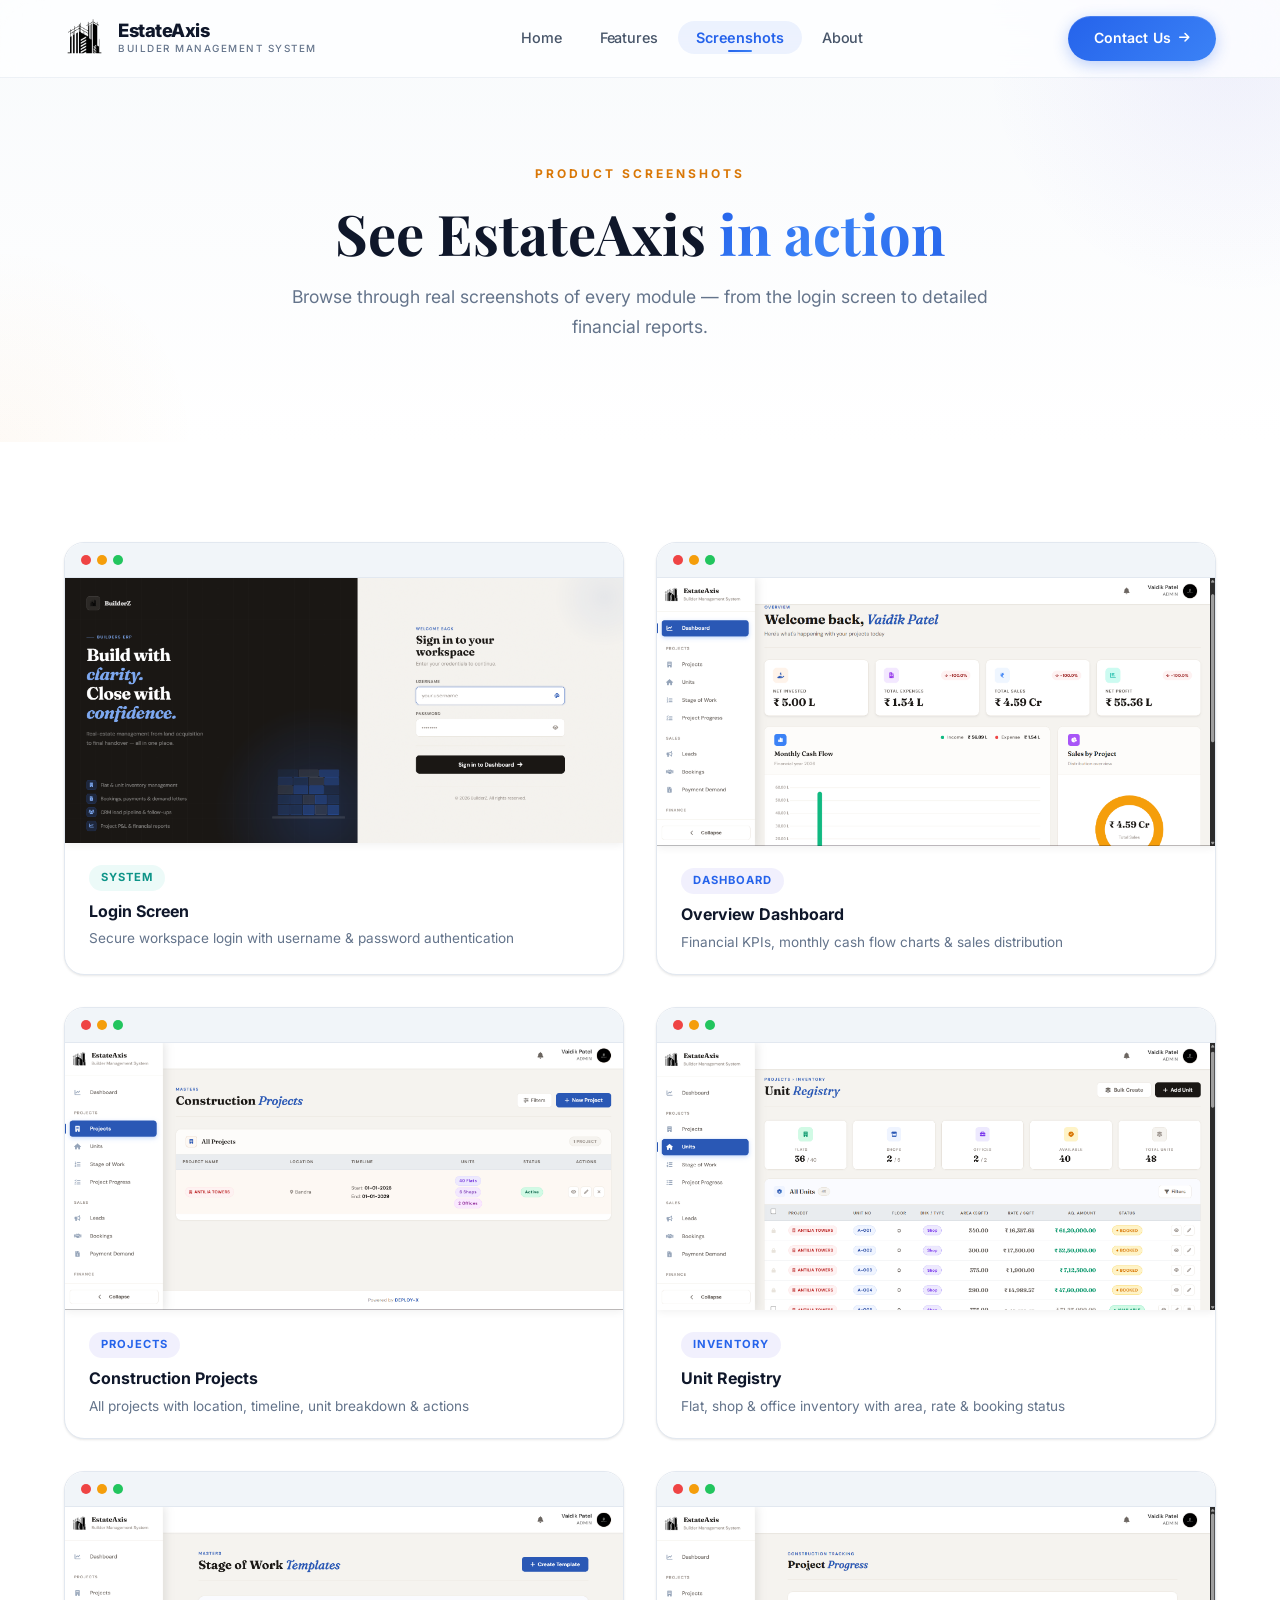
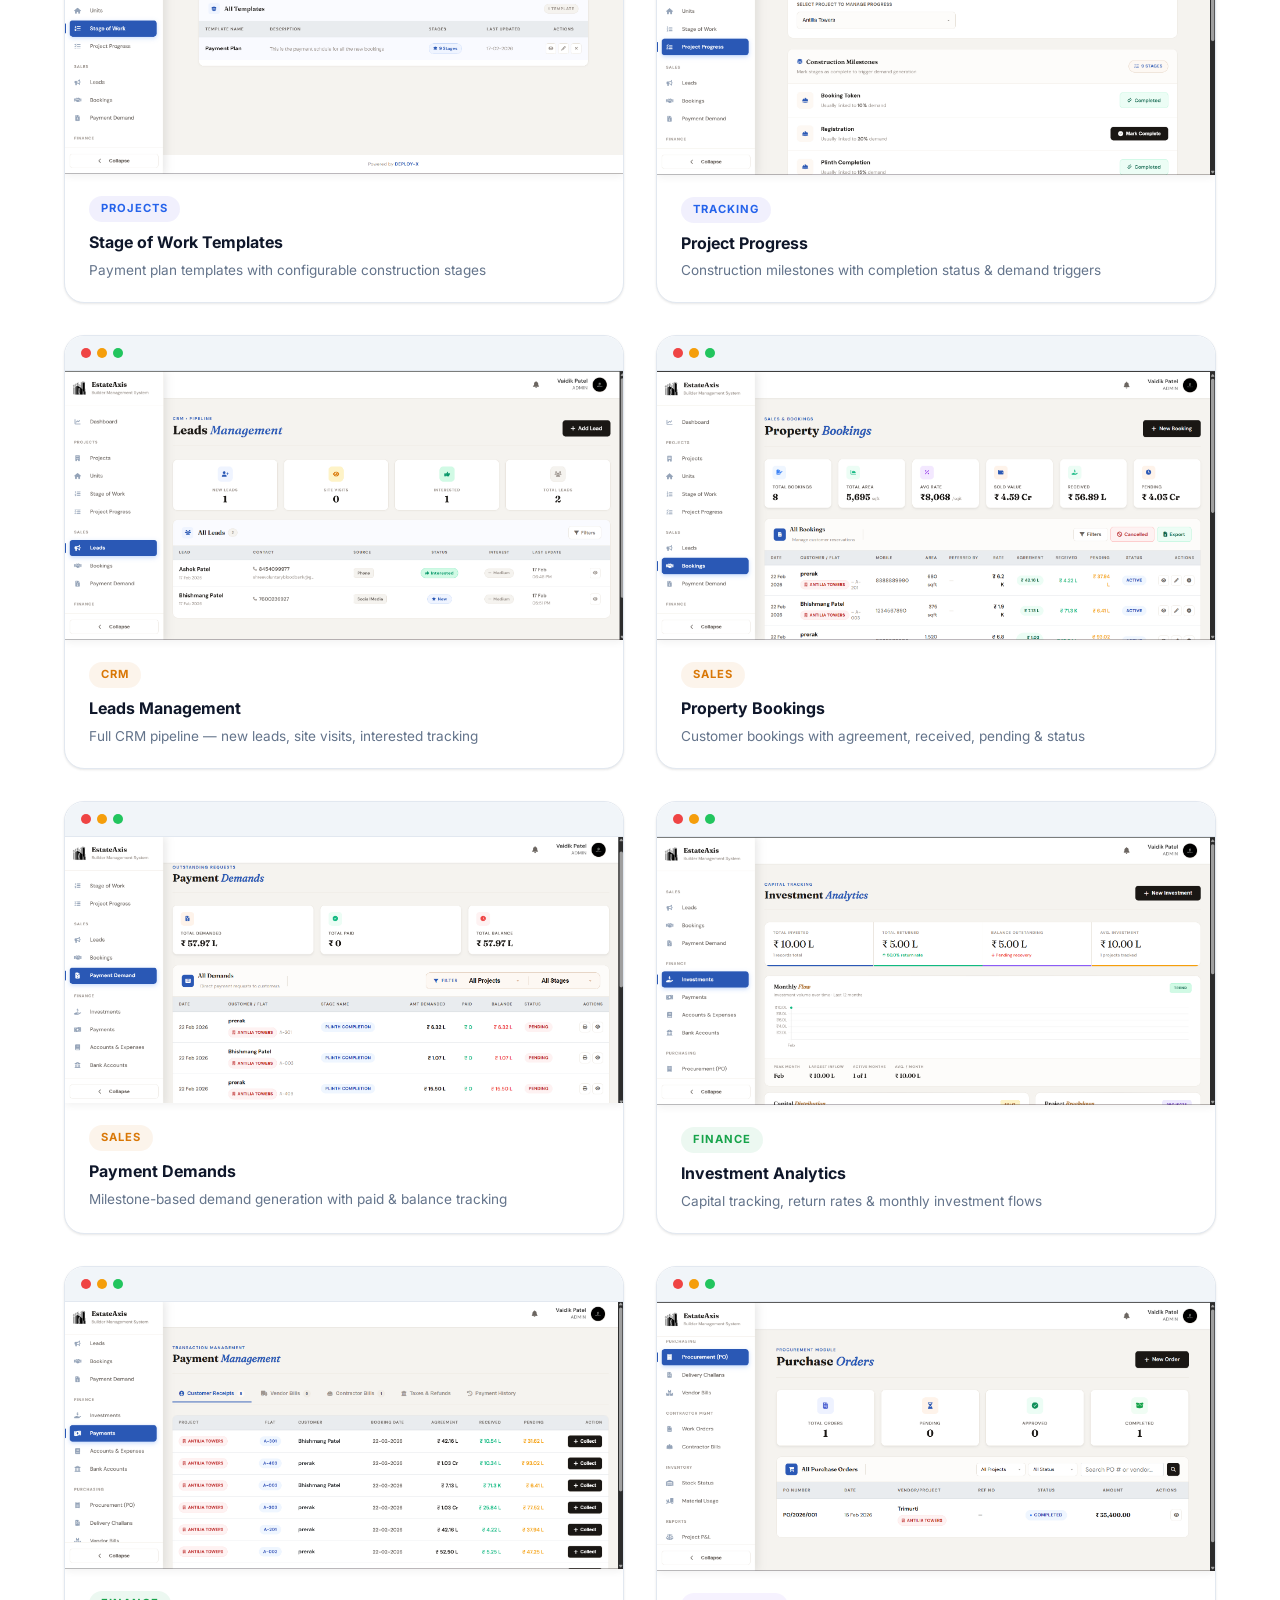
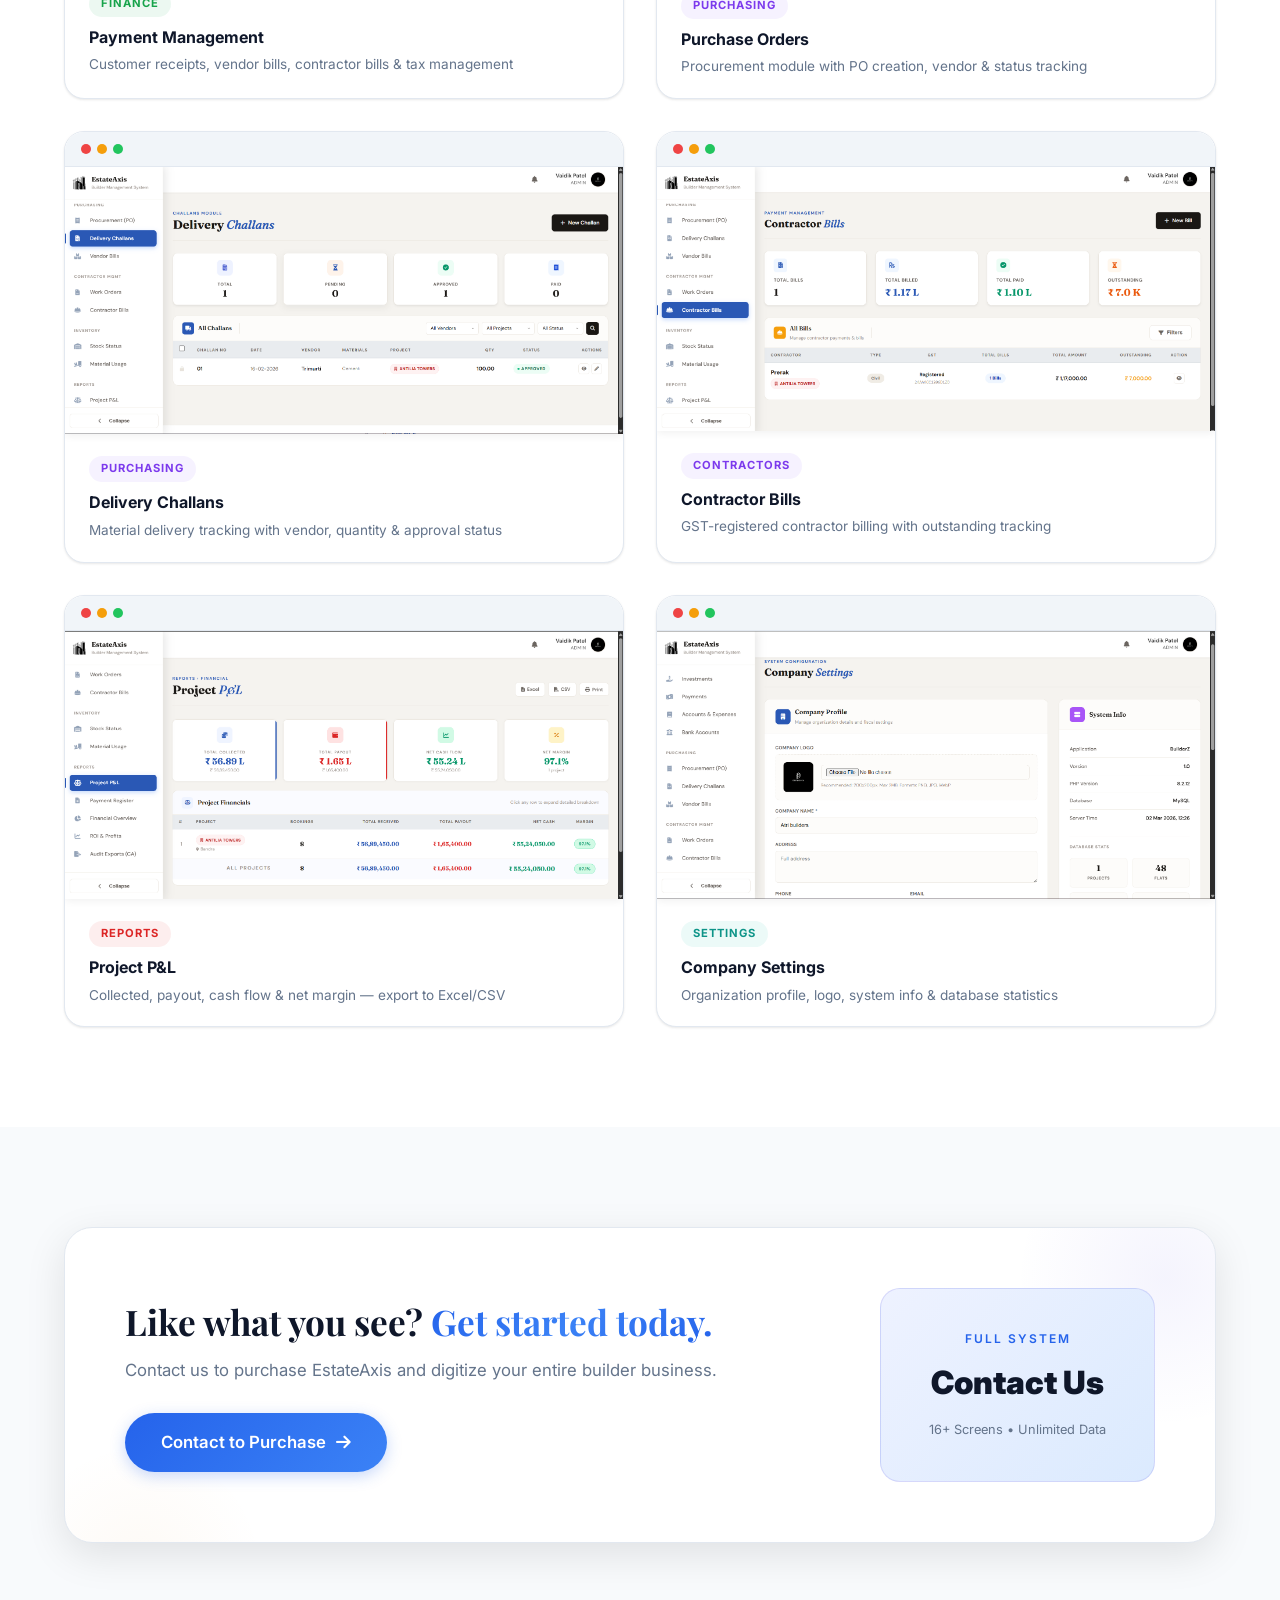
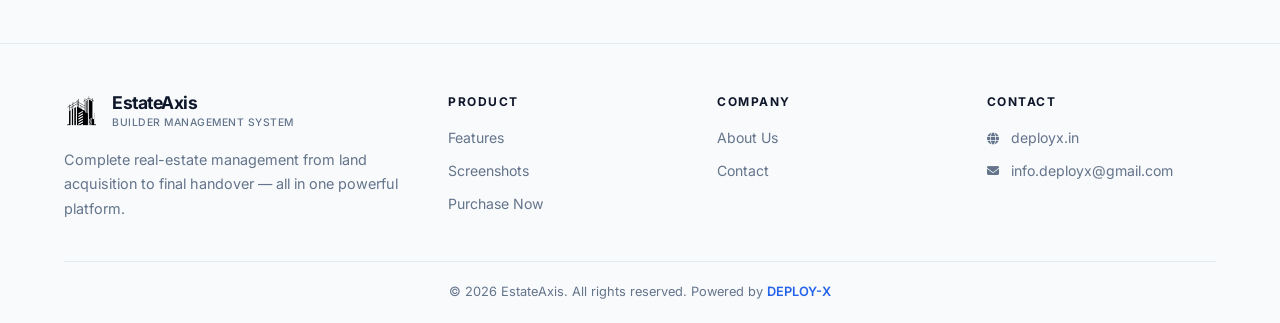
<file: screenshots.html>
<!DOCTYPE html>
<html lang="en">

<head>
    <meta charset="UTF-8">
    <meta name="viewport" content="width=device-width, initial-scale=1.0">
    <title>Screenshots — EstateAxis Builder Management System Interface</title>
    <meta name="description"
        content="See the modern interface of EstateAxis Real Estate ERP. Explore dashboards, project CRM, unit registries, and financial reporting modules in our builders software.">
    <meta name="keywords"
        content="builder management system interface, realestate management system UI, builders software screenshots, builders erp demo, real estate erp interface, realestate erp, construction erp UI, DEPLOY-X">
    <meta name="author" content="DEPLOY-X">
    <meta name="robots" content="index, follow">

    <!-- Open Graph / Facebook -->
    <meta property="og:type" content="website">
    <meta property="og:url" content="https://deployx.in/screenshots.html">
    <meta property="og:title" content="Screenshots — EstateAxis Builder Management System Interface">
    <meta property="og:description"
        content="See the modern interface of EstateAxis Real Estate ERP. Explore dashboards, project CRM, unit registries, and financial reporting modules in our builders software.">

    <!-- Twitter -->
    <meta property="twitter:card" content="summary_large_image">
    <meta property="twitter:url" content="https://deployx.in/screenshots.html">
    <meta property="twitter:title" content="Screenshots — EstateAxis Builder Management System Interface">
    <meta property="twitter:description"
        content="See the modern interface of EstateAxis Real Estate ERP. Explore dashboards, project CRM, unit registries, and financial reporting modules in our builders software.">

    <link rel="canonical" href="https://deployx.in/screenshots.html">
    <link rel="icon" href="images/logo.png" type="image/png">
    <link
        href="https://fonts.googleapis.com/css2?family=Inter:wght@300;400;500;600;700;800;900&family=Playfair+Display:ital,wght@0,400;0,700;1,400;1,700&display=swap"
        rel="stylesheet">
    <link rel="stylesheet" href="https://cdnjs.cloudflare.com/ajax/libs/font-awesome/6.5.1/css/all.min.css">
    <link rel="stylesheet" href="css/style.css">
    <link rel="stylesheet" href="css/pages.css">
</head>

<body>
    <!-- Navigation -->
    <nav class="navbar" id="navbar">
        <div class="container nav-container">
            <a href="index.html" class="nav-brand">
                <img src="images/logo.png" alt="EstateAxis Logo" class="nav-logo">
                <div class="nav-brand-text">
                    <span class="brand-name">EstateAxis</span>
                    <span class="brand-tagline">Builder Management System</span>
                </div>
            </a>
            <button class="nav-toggle" id="navToggle" aria-label="Toggle navigation">
                <span></span><span></span><span></span>
            </button>
            <ul class="nav-links" id="navLinks">
                <li><a href="index.html">Home</a></li>
                <li><a href="features.html">Features</a></li>
                <li><a href="screenshots.html" class="active">Screenshots</a></li>
                <li><a href="about.html">About</a></li>
            </ul>
            <a href="contact.html" class="nav-cta">Contact Us <i class="fas fa-arrow-right"></i></a>
        </div>
    </nav>

    <!-- Hero -->
    <section class="page-hero">
        <div class="container">
            <div class="section-header">
                <span class="section-label">PRODUCT SCREENSHOTS</span>
                <h1 class="section-title">See EstateAxis <span class="text-gradient">in action</span></h1>
                <p class="section-desc">Browse through real screenshots of every module — from the login screen to
                    detailed financial reports.</p>
            </div>
        </div>
    </section>

    <!-- Screenshots Gallery -->
    <section class="screenshots-section">
        <div class="container">
            <div class="screenshots-grid">
                <!-- Login -->
                <div class="screenshot-card" data-aos="fade-up">
                    <div class="browser-frame">
                        <div class="browser-dots"><span></span><span></span><span></span></div>
                        <img src="images/Screenshot 2026-03-02 121901.png" alt="EstateAxis Login Screen" loading="lazy">
                    </div>
                    <div class="screenshot-info">
                        <span class="screenshot-tag settings">System</span>
                        <h3>Login Screen</h3>
                        <p>Secure workspace login with username & password authentication</p>
                    </div>
                </div>

                <!-- Dashboard -->
                <div class="screenshot-card" data-aos="fade-up" data-delay="100">
                    <div class="browser-frame">
                        <div class="browser-dots"><span></span><span></span><span></span></div>
                        <img src="images/Screenshot 2026-03-02 122016.png" alt="EstateAxis Dashboard" loading="lazy">
                    </div>
                    <div class="screenshot-info">
                        <span class="screenshot-tag projects">Dashboard</span>
                        <h3>Overview Dashboard</h3>
                        <p>Financial KPIs, monthly cash flow charts & sales distribution</p>
                    </div>
                </div>

                <!-- Projects -->
                <div class="screenshot-card" data-aos="fade-up">
                    <div class="browser-frame">
                        <div class="browser-dots"><span></span><span></span><span></span></div>
                        <img src="images/Screenshot 2026-03-02 122046.png" alt="Construction Projects" loading="lazy">
                    </div>
                    <div class="screenshot-info">
                        <span class="screenshot-tag projects">Projects</span>
                        <h3>Construction Projects</h3>
                        <p>All projects with location, timeline, unit breakdown & actions</p>
                    </div>
                </div>

                <!-- Units -->
                <div class="screenshot-card" data-aos="fade-up" data-delay="100">
                    <div class="browser-frame">
                        <div class="browser-dots"><span></span><span></span><span></span></div>
                        <img src="images/Screenshot 2026-03-02 122157.png" alt="Unit Registry" loading="lazy">
                    </div>
                    <div class="screenshot-info">
                        <span class="screenshot-tag projects">Inventory</span>
                        <h3>Unit Registry</h3>
                        <p>Flat, shop & office inventory with area, rate & booking status</p>
                    </div>
                </div>

                <!-- Stage of Work -->
                <div class="screenshot-card" data-aos="fade-up">
                    <div class="browser-frame">
                        <div class="browser-dots"><span></span><span></span><span></span></div>
                        <img src="images/Screenshot 2026-03-02 122212.png" alt="Stage of Work Templates" loading="lazy">
                    </div>
                    <div class="screenshot-info">
                        <span class="screenshot-tag projects">Projects</span>
                        <h3>Stage of Work Templates</h3>
                        <p>Payment plan templates with configurable construction stages</p>
                    </div>
                </div>

                <!-- Project Progress -->
                <div class="screenshot-card" data-aos="fade-up" data-delay="100">
                    <div class="browser-frame">
                        <div class="browser-dots"><span></span><span></span><span></span></div>
                        <img src="images/Screenshot 2026-03-02 122246.png" alt="Project Progress Tracking"
                            loading="lazy">
                    </div>
                    <div class="screenshot-info">
                        <span class="screenshot-tag projects">Tracking</span>
                        <h3>Project Progress</h3>
                        <p>Construction milestones with completion status & demand triggers</p>
                    </div>
                </div>

                <!-- Leads -->
                <div class="screenshot-card" data-aos="fade-up">
                    <div class="browser-frame">
                        <div class="browser-dots"><span></span><span></span><span></span></div>
                        <img src="images/Screenshot 2026-03-02 122342.png" alt="CRM Leads Management" loading="lazy">
                    </div>
                    <div class="screenshot-info">
                        <span class="screenshot-tag sales">CRM</span>
                        <h3>Leads Management</h3>
                        <p>Full CRM pipeline — new leads, site visits, interested tracking</p>
                    </div>
                </div>

                <!-- Bookings -->
                <div class="screenshot-card" data-aos="fade-up" data-delay="100">
                    <div class="browser-frame">
                        <div class="browser-dots"><span></span><span></span><span></span></div>
                        <img src="images/Screenshot 2026-03-02 122354.png" alt="Property Bookings" loading="lazy">
                    </div>
                    <div class="screenshot-info">
                        <span class="screenshot-tag sales">Sales</span>
                        <h3>Property Bookings</h3>
                        <p>Customer bookings with agreement, received, pending & status</p>
                    </div>
                </div>

                <!-- Payment Demand -->
                <div class="screenshot-card" data-aos="fade-up">
                    <div class="browser-frame">
                        <div class="browser-dots"><span></span><span></span><span></span></div>
                        <img src="images/Screenshot 2026-03-02 122411.png" alt="Payment Demands" loading="lazy">
                    </div>
                    <div class="screenshot-info">
                        <span class="screenshot-tag sales">Sales</span>
                        <h3>Payment Demands</h3>
                        <p>Milestone-based demand generation with paid & balance tracking</p>
                    </div>
                </div>

                <!-- Investments -->
                <div class="screenshot-card" data-aos="fade-up" data-delay="100">
                    <div class="browser-frame">
                        <div class="browser-dots"><span></span><span></span><span></span></div>
                        <img src="images/Screenshot 2026-03-02 122421.png" alt="Investment Analytics" loading="lazy">
                    </div>
                    <div class="screenshot-info">
                        <span class="screenshot-tag finance">Finance</span>
                        <h3>Investment Analytics</h3>
                        <p>Capital tracking, return rates & monthly investment flows</p>
                    </div>
                </div>

                <!-- Payments -->
                <div class="screenshot-card" data-aos="fade-up">
                    <div class="browser-frame">
                        <div class="browser-dots"><span></span><span></span><span></span></div>
                        <img src="images/Screenshot 2026-03-02 122431.png" alt="Payment Management" loading="lazy">
                    </div>
                    <div class="screenshot-info">
                        <span class="screenshot-tag finance">Finance</span>
                        <h3>Payment Management</h3>
                        <p>Customer receipts, vendor bills, contractor bills & tax management</p>
                    </div>
                </div>

                <!-- Purchase Orders -->
                <div class="screenshot-card" data-aos="fade-up" data-delay="100">
                    <div class="browser-frame">
                        <div class="browser-dots"><span></span><span></span><span></span></div>
                        <img src="images/Screenshot 2026-03-02 122452.png" alt="Purchase Orders" loading="lazy">
                    </div>
                    <div class="screenshot-info">
                        <span class="screenshot-tag purchasing">Purchasing</span>
                        <h3>Purchase Orders</h3>
                        <p>Procurement module with PO creation, vendor & status tracking</p>
                    </div>
                </div>

                <!-- Delivery Challans -->
                <div class="screenshot-card" data-aos="fade-up">
                    <div class="browser-frame">
                        <div class="browser-dots"><span></span><span></span><span></span></div>
                        <img src="images/Screenshot 2026-03-02 122505.png" alt="Delivery Challans" loading="lazy">
                    </div>
                    <div class="screenshot-info">
                        <span class="screenshot-tag purchasing">Purchasing</span>
                        <h3>Delivery Challans</h3>
                        <p>Material delivery tracking with vendor, quantity & approval status</p>
                    </div>
                </div>

                <!-- Contractor Bills -->
                <div class="screenshot-card" data-aos="fade-up" data-delay="100">
                    <div class="browser-frame">
                        <div class="browser-dots"><span></span><span></span><span></span></div>
                        <img src="images/Screenshot 2026-03-02 122524.png" alt="Contractor Bills" loading="lazy">
                    </div>
                    <div class="screenshot-info">
                        <span class="screenshot-tag purchasing">Contractors</span>
                        <h3>Contractor Bills</h3>
                        <p>GST-registered contractor billing with outstanding tracking</p>
                    </div>
                </div>

                <!-- Project P&L -->
                <div class="screenshot-card" data-aos="fade-up">
                    <div class="browser-frame">
                        <div class="browser-dots"><span></span><span></span><span></span></div>
                        <img src="images/Screenshot 2026-03-02 122546.png" alt="Project P&L Report" loading="lazy">
                    </div>
                    <div class="screenshot-info">
                        <span class="screenshot-tag reports">Reports</span>
                        <h3>Project P&L</h3>
                        <p>Collected, payout, cash flow & net margin — export to Excel/CSV</p>
                    </div>
                </div>

                <!-- Settings -->
                <div class="screenshot-card" data-aos="fade-up" data-delay="100">
                    <div class="browser-frame">
                        <div class="browser-dots"><span></span><span></span><span></span></div>
                        <img src="images/Screenshot 2026-03-02 122625.png" alt="Company Settings" loading="lazy">
                    </div>
                    <div class="screenshot-info">
                        <span class="screenshot-tag settings">Settings</span>
                        <h3>Company Settings</h3>
                        <p>Organization profile, logo, system info & database statistics</p>
                    </div>
                </div>
            </div>
        </div>
    </section>

    <!-- CTA -->
    <section class="cta-section">
        <div class="container">
            <div class="cta-card">
                <div class="cta-content">
                    <h2>Like what you see? <span class="text-gradient">Get started today.</span></h2>
                    <p>Contact us to purchase EstateAxis and digitize your entire builder business.</p>
                    <div class="cta-actions">
                        <a href="contact.html" class="btn btn-primary btn-lg">
                            <span>Contact to Purchase</span>
                            <i class="fas fa-arrow-right"></i>
                        </a>
                    </div>
                </div>
                <div class="cta-visual">
                    <div class="cta-price-card">
                        <span class="price-label">Full System</span>
                        <div class="price-amount" style="font-size: 2rem;">Contact Us</div>
                        <span class="price-note">16+ Screens • Unlimited Data</span>
                    </div>
                </div>
            </div>
        </div>
    </section>

    <!-- Footer -->
    <footer class="footer">
        <div class="container">
            <div class="footer-grid">
                <div class="footer-brand">
                    <div class="footer-logo">
                        <img src="images/logo.png" alt="EstateAxis">
                        <div>
                            <span class="brand-name">EstateAxis</span>
                            <span class="brand-tagline">Builder Management System</span>
                        </div>
                    </div>
                    <p>Complete real-estate management from land acquisition to final handover — all in one powerful
                        platform.</p>
                </div>
                <div class="footer-links-group">
                    <h4>Product</h4>
                    <ul>
                        <li><a href="features.html">Features</a></li>
                        <li><a href="screenshots.html">Screenshots</a></li>
                        <li><a href="contact.html">Purchase Now</a></li>
                    </ul>
                </div>
                <div class="footer-links-group">
                    <h4>Company</h4>
                    <ul>
                        <li><a href="about.html">About Us</a></li>
                        <li><a href="contact.html">Contact</a></li>
                    </ul>
                </div>
                <div class="footer-links-group">
                    <h4>Contact</h4>
                    <ul>
                        <li><a href="https://deployx.in" target="_blank"><i class="fas fa-globe"></i> deployx.in</a>
                        </li>
                        <li><a href="mailto:info.deployx@gmail.com"><i class="fas fa-envelope"></i>
                                info.deployx@gmail.com</a>
                        </li>
                    </ul>
                </div>
            </div>
            <div class="footer-bottom">
                <p>&copy; 2026 EstateAxis. All rights reserved. Powered by <a href="https://deployx.in"
                        target="_blank">DEPLOY-X</a></p>
            </div>
        </div>
    </footer>

    <script src="js/main.js"></script>
</body>

</html>
</file>
<file: css/style.css>
/* ===== CSS DESIGN SYSTEM - EstateAxis (Light Theme) ===== */
@import url('https://fonts.googleapis.com/css2?family=Inter:wght@300;400;500;600;700;800;900&family=Playfair+Display:ital,wght@0,400;0,700;1,400;1,700&display=swap');

:root {
    /* Color Palette - Matched to EstateAxis Software */
    --color-primary: #2563EB;
    --color-primary-dark: #1d4ed8;
    --color-primary-light: #3b82f6;
    --color-accent: #D97706;
    --color-accent-dark: #b45309;
    --color-accent-light: #f59e0b;

    --color-dark: #0f172a;
    --color-dark-2: #1e293b;
    --color-dark-3: #334155;
    --color-dark-4: #475569;

    --color-white: #ffffff;
    --color-light: #f8fafc;
    --color-light-2: #f1f5f9;
    --color-light-3: #e2e8f0;
    --color-light-4: #cbd5e1;

    --color-text: #1e293b;
    --color-text-secondary: #475569;
    --color-text-muted: #64748b;
    --color-text-light: #94a3b8;

    --color-success: #16a34a;
    --color-warning: #d97706;
    --color-danger: #dc2626;

    --color-border: #e2e8f0;
    --color-border-light: #f1f5f9;

    /* Gradients */
    --gradient-primary: linear-gradient(135deg, #2563EB 0%, #3b82f6 100%);
    --gradient-accent: linear-gradient(135deg, #D97706 0%, #f59e0b 100%);
    --gradient-hero-overlay: linear-gradient(180deg, rgba(15, 23, 42, 0.6) 0%, rgba(37, 99, 235, 0.35) 40%, rgba(15, 23, 42, 0.7) 100%);
    --gradient-text: linear-gradient(135deg, #2563EB 0%, #3b82f6 50%, #2563EB 100%);
    --gradient-subtle: linear-gradient(180deg, #f8fafc 0%, #ffffff 100%);

    /* Typography */
    --font-primary: 'Inter', -apple-system, BlinkMacSystemFont, sans-serif;
    --font-display: 'Playfair Display', Georgia, serif;

    /* Spacing */
    --section-padding: 100px 0;
    --container-max: 1200px;
    --container-padding: 0 24px;

    /* Borders */
    --radius-sm: 8px;
    --radius-md: 12px;
    --radius-lg: 20px;
    --radius-xl: 28px;
    --radius-full: 100px;

    /* Shadows */
    --shadow-xs: 0 1px 2px rgba(0, 0, 0, 0.04);
    --shadow-sm: 0 2px 8px rgba(0, 0, 0, 0.06);
    --shadow-md: 0 4px 16px rgba(0, 0, 0, 0.08);
    --shadow-lg: 0 12px 40px rgba(0, 0, 0, 0.1);
    --shadow-xl: 0 20px 60px rgba(0, 0, 0, 0.12);
    --shadow-card: 0 1px 3px rgba(0, 0, 0, 0.06), 0 1px 2px rgba(0, 0, 0, 0.04);
    --shadow-card-hover: 0 10px 30px rgba(0, 0, 0, 0.08);
    --shadow-glow: 0 0 30px rgba(37, 99, 235, 0.12);
    --shadow-glow-accent: 0 0 30px rgba(217, 119, 6, 0.1);

    /* Transitions */
    --transition-fast: 0.2s cubic-bezier(0.4, 0, 0.2, 1);
    --transition-base: 0.3s cubic-bezier(0.4, 0, 0.2, 1);
    --transition-smooth: 0.5s cubic-bezier(0.4, 0, 0.2, 1);
    --transition-spring: 0.6s cubic-bezier(0.34, 1.56, 0.64, 1);
}

/* ===== RESET & BASE ===== */
*,
*::before,
*::after {
    margin: 0;
    padding: 0;
    box-sizing: border-box;
}

html {
    scroll-behavior: smooth;
    font-size: 16px;
    -webkit-font-smoothing: antialiased;
    -moz-osx-font-smoothing: grayscale;
}

body {
    font-family: var(--font-primary);
    background: var(--color-white);
    color: var(--color-text);
    line-height: 1.6;
    overflow-x: hidden;
}

img {
    max-width: 100%;
    height: auto;
    display: block;
}

a {
    text-decoration: none;
    color: inherit;
    transition: var(--transition-base);
}

ul {
    list-style: none;
}

.container {
    max-width: var(--container-max);
    margin: 0 auto;
    padding: var(--container-padding);
}

/* ===== TEXT UTILITIES ===== */
.text-gradient {
    background: var(--gradient-text);
    -webkit-background-clip: text;
    -webkit-text-fill-color: transparent;
    background-clip: text;
}

.section-header {
    text-align: center;
    max-width: 700px;
    margin: 0 auto 60px;
}

.section-label {
    display: inline-block;
    font-size: 0.75rem;
    font-weight: 700;
    letter-spacing: 3px;
    text-transform: uppercase;
    color: var(--color-accent);
    margin-bottom: 16px;
}

.section-title {
    font-family: var(--font-display);
    font-size: clamp(2rem, 4vw, 3rem);
    font-weight: 700;
    line-height: 1.2;
    color: var(--color-dark);
    margin-bottom: 16px;
}

.section-desc {
    font-size: 1.1rem;
    color: var(--color-text-muted);
    line-height: 1.7;
}

/* ===== BUTTONS ===== */
.btn {
    display: inline-flex;
    align-items: center;
    gap: 10px;
    padding: 14px 28px;
    border-radius: var(--radius-full);
    font-family: var(--font-primary);
    font-weight: 600;
    font-size: 0.95rem;
    border: none;
    cursor: pointer;
    transition: var(--transition-base);
    position: relative;
    overflow: hidden;
}

.btn-primary {
    background: var(--gradient-primary);
    color: #fff;
    box-shadow: 0 4px 15px rgba(37, 99, 235, 0.25);
}

.btn-primary:hover {
    transform: translateY(-2px);
    box-shadow: 0 8px 25px rgba(37, 99, 235, 0.35);
}

.btn-outline {
    background: transparent;
    color: var(--color-dark);
    border: 1.5px solid var(--color-border);
}

.btn-outline:hover {
    background: var(--color-light);
    border-color: var(--color-light-3);
    transform: translateY(-2px);
}

.btn-ghost {
    background: transparent;
    color: var(--color-text-secondary);
    border: 1.5px solid transparent;
}

.btn-ghost:hover {
    color: var(--color-primary);
}

.btn-accent {
    background: var(--gradient-accent);
    color: #fff;
    font-weight: 700;
    box-shadow: 0 4px 15px rgba(217, 119, 6, 0.25);
}

.btn-accent:hover {
    transform: translateY(-2px);
    box-shadow: 0 8px 25px rgba(217, 119, 6, 0.35);
}

.btn-lg {
    padding: 16px 36px;
    font-size: 1.05rem;
}

/* ===== NAVBAR ===== */
.navbar {
    position: fixed;
    top: 0;
    left: 0;
    right: 0;
    z-index: 1000;
    padding: 16px 0;
    background: rgba(255, 255, 255, 0.7);
    backdrop-filter: blur(24px) saturate(180%);
    -webkit-backdrop-filter: blur(24px) saturate(180%);
    border-bottom: 1px solid rgba(226, 232, 240, 0.6);
    transition: all 0.4s cubic-bezier(0.4, 0, 0.2, 1);
}

.navbar.scrolled {
    background: rgba(255, 255, 255, 0.92);
    backdrop-filter: blur(32px) saturate(200%);
    -webkit-backdrop-filter: blur(32px) saturate(200%);
    box-shadow: 0 1px 3px rgba(0, 0, 0, 0.04), 0 8px 32px rgba(0, 0, 0, 0.06);
    padding: 10px 0;
    border-bottom-color: rgba(226, 232, 240, 0.8);
}

.nav-container {
    display: flex;
    align-items: center;
    justify-content: space-between;
}

.nav-brand {
    display: flex;
    align-items: center;
    gap: 12px;
    transition: var(--transition-base);
}

.nav-brand:hover {
    transform: translateY(-1px);
}

.nav-logo {
    width: 42px;
    height: 42px;
    object-fit: contain;
    transition: var(--transition-base);
}

.navbar.scrolled .nav-logo {
    width: 36px;
    height: 36px;
}

.nav-brand-text {
    display: flex;
    flex-direction: column;
}

.brand-name {
    font-weight: 800;
    font-size: 1.15rem;
    color: var(--color-dark);
    letter-spacing: -0.5px;
    line-height: 1.2;
}

.brand-tagline {
    font-size: 0.62rem;
    color: var(--color-text-muted);
    text-transform: uppercase;
    letter-spacing: 1.5px;
    font-weight: 500;
}

.nav-links {
    display: flex;
    align-items: center;
    gap: 2px;
}

.nav-links a {
    position: relative;
    padding: 8px 18px;
    font-size: 0.9rem;
    font-weight: 500;
    color: var(--color-text-secondary);
    border-radius: var(--radius-full);
    transition: all 0.25s ease;
    letter-spacing: -0.1px;
}

.nav-links a::after {
    content: '';
    position: absolute;
    bottom: 2px;
    left: 50%;
    transform: translateX(-50%) scaleX(0);
    width: 20px;
    height: 2px;
    background: var(--gradient-primary);
    border-radius: 2px;
    transition: transform 0.3s cubic-bezier(0.34, 1.56, 0.64, 1);
}

.nav-links a:hover {
    color: var(--color-primary);
    background: rgba(37, 99, 235, 0.05);
}

.nav-links a:hover::after {
    transform: translateX(-50%) scaleX(1);
}

.nav-links a.active {
    color: var(--color-primary);
    font-weight: 600;
    background: rgba(37, 99, 235, 0.08);
}

.nav-links a.active::after {
    transform: translateX(-50%) scaleX(1);
    width: 24px;
}

.nav-cta {
    display: inline-flex;
    align-items: center;
    gap: 8px;
    padding: 11px 26px;
    background: var(--gradient-primary);
    color: #fff;
    font-weight: 600;
    font-size: 0.88rem;
    border-radius: var(--radius-full);
    box-shadow: 0 4px 15px rgba(37, 99, 235, 0.3), inset 0 1px 0 rgba(255, 255, 255, 0.15);
    transition: all 0.3s cubic-bezier(0.4, 0, 0.2, 1);
    letter-spacing: 0.1px;
    position: relative;
    overflow: hidden;
}

.nav-cta::before {
    content: '';
    position: absolute;
    top: 0;
    left: -100%;
    width: 100%;
    height: 100%;
    background: linear-gradient(90deg, transparent, rgba(255, 255, 255, 0.15), transparent);
    transition: left 0.5s ease;
}

.nav-cta:hover::before {
    left: 100%;
}

.nav-cta:hover {
    transform: translateY(-2px);
    box-shadow: 0 8px 25px rgba(37, 99, 235, 0.4), inset 0 1px 0 rgba(255, 255, 255, 0.2);
}

.nav-cta:active {
    transform: translateY(0);
    box-shadow: 0 2px 10px rgba(37, 99, 235, 0.3);
}

.nav-cta i {
    font-size: 0.75rem;
    transition: transform 0.3s ease;
}

.nav-cta:hover i {
    transform: translateX(3px);
}

.nav-toggle {
    display: none;
    flex-direction: column;
    gap: 5px;
    background: none;
    border: none;
    cursor: pointer;
    padding: 6px;
    z-index: 1001;
    border-radius: 8px;
    transition: var(--transition-fast);
}

.nav-toggle:hover {
    background: rgba(37, 99, 235, 0.06);
}

.nav-toggle span {
    width: 22px;
    height: 2px;
    background: var(--color-dark);
    border-radius: 2px;
    transition: all 0.3s cubic-bezier(0.4, 0, 0.2, 1);
    transform-origin: center;
}

/* ===== FOOTER ===== */
.footer {
    background: var(--color-light);
    border-top: 1px solid var(--color-border);
    padding: 48px 0 0;
}

.footer-grid {
    display: grid;
    grid-template-columns: 1.5fr 1fr 1fr 1fr;
    gap: 40px;
    padding-bottom: 40px;
}

.footer-brand p {
    color: var(--color-text-muted);
    margin-top: 16px;
    font-size: 0.9rem;
    line-height: 1.7;
}

.footer-logo {
    display: flex;
    align-items: center;
    gap: 12px;
}

.footer-logo img {
    width: 36px;
    height: 36px;
    object-fit: contain;
}

.footer-logo div {
    display: flex;
    flex-direction: column;
}

.footer-logo .brand-name {
    font-size: 1.1rem;
    font-weight: 700;
    color: var(--color-dark);
    display: block;
    line-height: 1.3;
}

.footer-logo .brand-tagline {
    font-size: 0.65rem;
    color: var(--color-text-muted);
    display: block;
    letter-spacing: 0.5px;
}

.footer-social {
    display: flex;
    gap: 10px;
    margin-top: 20px;
}

.footer-social a {
    width: 36px;
    height: 36px;
    display: flex;
    align-items: center;
    justify-content: center;
    border-radius: 50%;
    background: var(--color-white);
    border: 1px solid var(--color-border);
    color: var(--color-text-muted);
    font-size: 0.85rem;
    transition: var(--transition-base);
}

.footer-social a:hover {
    background: var(--color-primary);
    color: #fff;
    border-color: var(--color-primary);
    transform: translateY(-2px);
    box-shadow: 0 4px 12px rgba(37, 99, 235, 0.2);
}

.footer-links-group h4 {
    font-size: 0.75rem;
    font-weight: 700;
    text-transform: uppercase;
    letter-spacing: 1.5px;
    color: var(--color-dark);
    margin-bottom: 16px;
}

.footer-links-group ul {
    display: flex;
    flex-direction: column;
    gap: 10px;
}

.footer-links-group a {
    color: var(--color-text-muted);
    font-size: 0.88rem;
    display: flex;
    align-items: center;
    gap: 8px;
    transition: var(--transition-fast);
}

.footer-links-group a:hover {
    color: var(--color-primary);
}

.footer-links-group a i {
    font-size: 0.75rem;
    width: 16px;
}

.footer-bottom {
    border-top: 1px solid var(--color-border);
    padding: 20px 0;
    text-align: center;
    font-size: 0.8rem;
    color: var(--color-text-muted);
}

.footer-bottom a {
    color: var(--color-primary);
    font-weight: 600;
}

.footer-bottom a:hover {
    color: var(--color-primary-dark);
}

/* ===== CTA SECTION (Global - Light Theme) ===== */
.cta-section {
    padding: var(--section-padding);
    background: var(--color-light);
}

.cta-card {
    display: flex;
    align-items: center;
    justify-content: space-between;
    gap: 48px;
    padding: 60px;
    border-radius: var(--radius-xl);
    background: var(--color-white);
    border: 1px solid var(--color-border);
    box-shadow: var(--shadow-lg);
    position: relative;
    overflow: hidden;
}

.cta-card::before {
    content: '';
    position: absolute;
    top: -100px;
    right: -100px;
    width: 300px;
    height: 300px;
    border-radius: 50%;
    background: radial-gradient(circle, rgba(37, 99, 235, 0.06) 0%, transparent 70%);
}

.cta-card::after {
    content: '';
    position: absolute;
    bottom: -150px;
    left: -50px;
    width: 250px;
    height: 250px;
    border-radius: 50%;
    background: radial-gradient(circle, rgba(217, 119, 6, 0.04) 0%, transparent 70%);
}

.cta-content {
    flex: 1;
    position: relative;
    z-index: 1;
}

.cta-content h2 {
    font-family: var(--font-display);
    font-size: clamp(1.5rem, 3vw, 2.2rem);
    font-weight: 700;
    color: var(--color-dark);
    line-height: 1.3;
    margin-bottom: 12px;
}

.cta-content p {
    color: var(--color-text-muted);
    font-size: 1.05rem;
    margin-bottom: 28px;
    line-height: 1.7;
}

.cta-content strong {
    color: var(--color-primary);
    font-size: 1.15rem;
}

.cta-actions {
    display: flex;
    gap: 16px;
    flex-wrap: wrap;
    align-items: center;
}

.cta-card .btn-ghost {
    color: var(--color-text-muted);
}

.cta-card .btn-ghost:hover {
    color: var(--color-primary);
}

.cta-visual {
    position: relative;
    z-index: 1;
    flex-shrink: 0;
}

.cta-price-card {
    background: linear-gradient(135deg, #eef2ff 0%, #dbeafe 100%);
    border: 1px solid rgba(37, 99, 235, 0.15);
    border-radius: var(--radius-lg);
    padding: 40px 48px;
    text-align: center;
}

.price-label {
    font-size: 0.75rem;
    text-transform: uppercase;
    letter-spacing: 2px;
    color: var(--color-primary);
    display: block;
    margin-bottom: 8px;
    font-weight: 600;
}

.price-amount {
    font-size: 2.5rem;
    font-weight: 900;
    color: var(--color-dark);
    margin-bottom: 8px;
}

.price-note {
    font-size: 0.8rem;
    color: var(--color-text-muted);
}

/* ===== BROWSER FRAME ===== */
.browser-frame {
    background: var(--color-white);
    border-radius: var(--radius-md);
    overflow: hidden;
    border: 1px solid var(--color-border);
    box-shadow: var(--shadow-sm);
}

.browser-dots {
    display: flex;
    gap: 6px;
    padding: 12px 16px;
    background: var(--color-light-2);
    border-bottom: 1px solid var(--color-border);
}

.browser-dots span {
    width: 10px;
    height: 10px;
    border-radius: 50%;
}

.browser-dots span:nth-child(1) {
    background: #ef4444;
}

.browser-dots span:nth-child(2) {
    background: #f59e0b;
}

.browser-dots span:nth-child(3) {
    background: #22c55e;
}

.browser-frame img {
    width: 100%;
    display: block;
}

/* ===== ANIMATIONS ===== */
@keyframes fadeInUp {
    from {
        opacity: 0;
        transform: translateY(30px);
    }

    to {
        opacity: 1;
        transform: translateY(0);
    }
}

@keyframes fadeIn {
    from {
        opacity: 0;
    }

    to {
        opacity: 1;
    }
}

@keyframes slideInLeft {
    from {
        opacity: 0;
        transform: translateX(-40px);
    }

    to {
        opacity: 1;
        transform: translateX(0);
    }
}

@keyframes slideInRight {
    from {
        opacity: 0;
        transform: translateX(40px);
    }

    to {
        opacity: 1;
        transform: translateX(0);
    }
}

@keyframes float {

    0%,
    100% {
        transform: translateY(0);
    }

    50% {
        transform: translateY(-10px);
    }
}

@keyframes pulse-glow {

    0%,
    100% {
        box-shadow: 0 0 20px rgba(37, 99, 235, 0.15);
    }

    50% {
        box-shadow: 0 0 40px rgba(37, 99, 235, 0.25);
    }
}

[data-aos="fade-up"] {
    opacity: 0;
    transform: translateY(30px);
    transition: opacity 0.6s ease, transform 0.6s ease;
}

[data-aos="fade-left"] {
    opacity: 0;
    transform: translateX(30px);
    transition: opacity 0.6s ease, transform 0.6s ease;
}

[data-aos="fade-right"] {
    opacity: 0;
    transform: translateX(-30px);
    transition: opacity 0.6s ease, transform 0.6s ease;
}

[data-aos].aos-animate {
    opacity: 1;
    transform: translate(0, 0);
}

/* ===== RESPONSIVE ===== */
@media (max-width: 1024px) {
    .footer-grid {
        grid-template-columns: 1fr 1fr;
    }

    .cta-card {
        flex-direction: column;
        text-align: center;
        padding: 40px;
    }

    .cta-actions {
        justify-content: center;
    }
}

@media (max-width: 768px) {
    :root {
        --section-padding: 80px 0;
    }

    .nav-links,
    .nav-cta {
        display: none;
    }

    .nav-toggle {
        display: flex;
    }

    /* Slide-down dropdown panel */
    .nav-links.active {
        display: flex;
        flex-direction: column;
        position: absolute;
        top: calc(100% + 8px);
        left: 16px;
        right: 16px;
        background: rgba(255, 255, 255, 0.95);
        backdrop-filter: blur(32px) saturate(180%);
        -webkit-backdrop-filter: blur(32px) saturate(180%);
        border: 1px solid rgba(226, 232, 240, 0.7);
        border-radius: 20px;
        padding: 8px;
        gap: 2px;
        z-index: 999;
        box-shadow: 0 20px 60px rgba(0, 0, 0, 0.1), 0 4px 12px rgba(0, 0, 0, 0.05), 0 0 0 1px rgba(255, 255, 255, 0.5) inset;
        animation: slideDown 0.35s cubic-bezier(0.16, 1, 0.3, 1) forwards;
        transform-origin: top center;
    }

    @keyframes slideDown {
        from {
            opacity: 0;
            transform: translateY(-12px) scale(0.97);
        }

        to {
            opacity: 1;
            transform: translateY(0) scale(1);
        }
    }

    .nav-links.active li {
        list-style: none;
    }

    .nav-links.active a {
        display: block;
        font-size: 0.95rem;
        font-weight: 500;
        padding: 14px 20px;
        color: var(--color-dark);
        border-radius: 12px;
        transition: background 0.2s ease, color 0.2s ease;
    }

    .nav-links.active a::after {
        display: none;
    }

    .nav-links.active a:hover {
        background: rgba(37, 99, 235, 0.06);
        color: var(--color-primary);
    }

    .nav-links.active a.active {
        background: var(--gradient-primary);
        color: #fff;
        font-weight: 600;
        box-shadow: 0 4px 12px rgba(37, 99, 235, 0.2);
    }

    /* Hamburger → X animation */
    .nav-toggle.active span:nth-child(1) {
        transform: rotate(45deg) translate(5px, 5px);
    }

    .nav-toggle.active span:nth-child(2) {
        opacity: 0;
        transform: scaleX(0);
    }

    .nav-toggle.active span:nth-child(3) {
        transform: rotate(-45deg) translate(5px, -5px);
    }

    .footer-grid {
        grid-template-columns: 1fr;
        gap: 32px;
    }

    .section-header {
        margin-bottom: 40px;
    }
}

@media (max-width: 480px) {
    :root {
        --section-padding: 60px 0;
    }

    .section-title {
        font-size: 1.75rem;
    }
}
</file>
<file: css/home.css>
/* ===== HOME PAGE STYLES (Light Theme) ===== */

/* Split Hero Section */
.hero-split {
    position: relative;
    padding: 160px 0 100px;
    background: radial-gradient(circle at top right, rgba(37, 99, 235, 0.05), transparent 40%),
        radial-gradient(circle at bottom left, rgba(37, 99, 235, 0.03), transparent 40%);
    background-color: var(--color-white);
    overflow: hidden;
}

.hero-split-container {
    display: grid;
    grid-template-columns: 1fr 1.1fr;
    gap: 60px;
    align-items: center;
    position: relative;
    z-index: 2;
}

/* Left Content */
.hero-split-content {
    max-width: 600px;
}

.hero-badge {
    display: inline-flex;
    align-items: center;
    gap: 8px;
    padding: 8px 18px;
    border-radius: var(--radius-full);
    background: rgba(37, 99, 235, 0.08);
    border: 1px solid rgba(37, 99, 235, 0.15);
    font-size: 0.75rem;
    font-weight: 700;
    letter-spacing: 2px;
    text-transform: uppercase;
    color: var(--color-primary);
    margin-bottom: 28px;
}

.hero-badge i {
    font-size: 0.85rem;
}

.hero-title {
    font-family: var(--font-display);
    font-size: clamp(2.5rem, 4.5vw, 4.2rem);
    font-weight: 800;
    line-height: 1.15;
    color: var(--color-dark);
    margin-bottom: 24px;
    letter-spacing: -1px;
}

.hero-split-content .text-gradient {
    background: linear-gradient(135deg, #1d4ed8 0%, #3b82f6 100%);
    -webkit-background-clip: text;
    -webkit-text-fill-color: transparent;
    background-clip: text;
}

.hero-subtitle {
    font-size: 1.15rem;
    color: #475569;
    font-weight: 400;
    line-height: 1.7;
    margin-bottom: 40px;
    max-width: 540px;
}

.hero-actions {
    display: flex;
    align-items: center;
    gap: 16px;
    flex-wrap: wrap;
    margin-bottom: 60px;
}

.hero-stats {
    display: flex;
    align-items: center;
    gap: 32px;
}

.hero-stat {
    display: flex;
    flex-wrap: wrap;
    align-items: baseline;
}

.stat-number {
    font-size: 2.2rem;
    font-weight: 800;
    color: var(--color-dark);
    line-height: 1;
    letter-spacing: -1px;
}

.stat-suffix {
    font-size: 1.5rem;
    font-weight: 700;
    color: var(--color-primary);
}

.stat-label {
    width: 100%;
    font-size: 0.8rem;
    color: var(--color-text-muted);
    text-transform: uppercase;
    letter-spacing: 1px;
    margin-top: 6px;
    font-weight: 600;
}

.hero-stat-divider {
    width: 1px;
    height: 48px;
    background: var(--color-border);
}

/* Right Visual */
.hero-split-visual {
    position: relative;
    perspective: 1000px;
    margin-top: -160px;
}

.desktop-mockup {
    position: relative;
    z-index: 2;
    transform: rotateY(-5deg) rotateX(2deg) scale(1.02);
    transform-style: preserve-3d;
    transition: transform 0.5s cubic-bezier(0.4, 0, 0.2, 1);
    margin: 0 auto;
    width: 100%;
    max-width: 650px;
}

.hero-split-visual:hover .desktop-mockup {
    transform: rotateY(0) rotateX(0) scale(1.05);
}

.desktop-screen {
    background: #111827;
    /* ultra slim bezel */
    border-radius: 6px;
    padding: 2px 2px 0 2px;
    position: relative;
    border: 1px solid #1e293b;
    box-shadow: 0 20px 40px rgba(0, 0, 0, 0.4), inset 0 1px 2px rgba(255, 255, 255, 0.1);
}

.desktop-camera {
    width: 3px;
    height: 3px;
    background: #000;
    border-radius: 50%;
    position: absolute;
    top: 0;
    left: 50%;
    transform: translateX(-50%);
    opacity: 0.5;
}

.dashboard-img {
    width: 100%;
    display: block;
    height: auto;
    background: #000;
    border-radius: 4px 4px 0 0;
}

.desktop-bottom-bezel {
    background: #111827;
    height: 10px;
    border-radius: 0 0 4px 4px;
    display: flex;
    align-items: center;
    justify-content: center;
    position: relative;
    border-top: 1px solid #1f2937;
}

.desktop-logo-small {
    width: 14px;
    height: 3px;
    background: #475569;
    border-radius: 2px;
}

.desktop-stand-wrapper {
    position: absolute;
    top: 100%;
    left: 50%;
    transform: translateX(-50%);
    display: flex;
    flex-direction: column;
    align-items: center;
    z-index: 2;
    /* Bring stand slightly up in z-index */
}

.desktop-stand {
    width: 28px;
    height: 55px;
    background: linear-gradient(to right, #475569, #94a3b8 30%, #cbd5e1 50%, #94a3b8 70%, #475569);
    position: relative;
    z-index: 2;
    clip-path: polygon(25% 0, 75% 0, 100% 100%, 0% 100%);
    box-shadow: inset 0 5px 10px rgba(0, 0, 0, 0.5);
}

.desktop-base-v {
    position: relative;
    width: 260px;
    height: 40px;
    margin-top: -12px;
    z-index: 3;
}

.base-leg {
    position: absolute;
    top: 0;
    width: 150px;
    height: 6px;
    background: linear-gradient(to bottom, #f1f5f9, #94a3b8, #475569);
    box-shadow: 0 8px 15px rgba(0, 0, 0, 0.4);
    border-radius: 6px;
}

.base-leg.left {
    left: -5px;
    transform-origin: right top;
    transform: rotate(-18deg);
    /* Rotating downwards to point out to user */
}

.base-leg.right {
    right: -5px;
    transform-origin: left top;
    transform: rotate(18deg);
    /* Rotating downwards to point out to user */
}

/* Decorative Blobs */
.hero-blob {
    position: absolute;
    border-radius: 50%;
    filter: blur(60px);
    z-index: 1;
    opacity: 0.6;
}

.hero-blob-1 {
    width: 300px;
    height: 300px;
    background: #bfdbfe;
    top: -50px;
    right: -50px;
}

.hero-blob-2 {
    width: 250px;
    height: 250px;
    background: #d8b4fe;
    bottom: -50px;
    left: 10%;
}

.hero-scroll-indicator span {
    font-size: 0.7rem;
    text-transform: uppercase;
    letter-spacing: 2px;
    color: var(--color-text-muted);
}

/* Features Strip */
.features-strip {
    padding: 80px 0;
    background: var(--color-light);
    border-top: 1px solid var(--color-border);
    border-bottom: 1px solid var(--color-border);
}

.strip-grid {
    display: grid;
    grid-template-columns: repeat(4, 1fr);
    gap: 24px;
}

.strip-item {
    text-align: center;
    padding: 32px 20px;
    border-radius: var(--radius-lg);
    background: var(--color-white);
    border: 1px solid var(--color-border);
    transition: var(--transition-base);
    box-shadow: var(--shadow-card);
}

.strip-item:hover {
    border-color: rgba(37, 99, 235, 0.2);
    transform: translateY(-4px);
    box-shadow: var(--shadow-card-hover);
}

.strip-icon {
    width: 56px;
    height: 56px;
    display: flex;
    align-items: center;
    justify-content: center;
    margin: 0 auto 16px;
    border-radius: var(--radius-md);
    background: var(--gradient-primary);
    font-size: 1.25rem;
    color: #fff;
}

.strip-item h3 {
    font-size: 1rem;
    font-weight: 700;
    color: var(--color-dark);
    margin-bottom: 8px;
}

.strip-item p {
    font-size: 0.85rem;
    color: var(--color-text-muted);
    line-height: 1.5;
}

/* Product Showcase */
.product-showcase {
    padding: var(--section-padding);
    background: var(--color-white);
}

.showcase-grid {
    display: grid;
    grid-template-columns: 1.4fr 1fr;
    grid-template-rows: auto auto;
    gap: 24px;
}

.showcase-card {
    background: var(--color-white);
    border: 1px solid var(--color-border);
    border-radius: var(--radius-lg);
    overflow: hidden;
    transition: var(--transition-base);
    box-shadow: var(--shadow-card);
}

.showcase-card:hover {
    border-color: rgba(37, 99, 235, 0.2);
    box-shadow: var(--shadow-card-hover);
    transform: translateY(-4px);
}

.showcase-card-large {
    grid-row: span 2;
}

.showcase-img-wrapper {
    padding: 20px 20px 0;
}

.showcase-card-content {
    padding: 24px;
}

.showcase-card-content h3 {
    font-size: 1.15rem;
    font-weight: 700;
    color: var(--color-dark);
    margin-bottom: 8px;
}

.showcase-card-content p {
    font-size: 0.9rem;
    color: var(--color-text-muted);
    line-height: 1.6;
}

.showcase-features {
    list-style: none;
    padding: 0;
    margin: 16px 0 0;
    display: flex;
    flex-direction: column;
    gap: 10px;
}

.showcase-features li {
    display: flex;
    align-items: center;
    gap: 10px;
    font-size: 0.85rem;
    font-weight: 500;
    color: var(--color-dark);
}

.showcase-features li i {
    font-size: 0.8rem;
    color: var(--color-accent);
    width: 20px;
    text-align: center;
    flex-shrink: 0;
}

.showcase-metrics {
    display: grid;
    grid-template-columns: 1fr 1fr;
    gap: 12px;
    margin-top: 20px;
}

.metric-box {
    display: flex;
    flex-direction: column;
    align-items: center;
    text-align: center;
    padding: 16px 12px;
    border-radius: var(--radius-md);
    background: var(--color-light);
    border: 1px solid var(--color-border);
    gap: 6px;
    transition: var(--transition-base);
}

.metric-box:hover {
    border-color: rgba(37, 99, 235, 0.2);
    transform: translateY(-2px);
}

.metric-box i {
    font-size: 1.1rem;
    color: var(--color-primary);
    margin-bottom: 2px;
}

.metric-value {
    font-size: 0.85rem;
    font-weight: 700;
    color: var(--color-dark);
}

.metric-desc {
    font-size: 0.72rem;
    color: var(--color-text-muted);
    line-height: 1.3;
}

/* Modules Marquee */
.modules-marquee {
    padding: 24px 0;
    background: var(--color-light);
    border-top: 1px solid var(--color-border);
    border-bottom: 1px solid var(--color-border);
    overflow: hidden;
}

.marquee-track {
    display: flex;
    width: fit-content;
    animation: marquee 40s linear infinite;
}

@keyframes marquee {
    0% {
        transform: translateX(0);
    }

    100% {
        transform: translateX(-50%);
    }
}

.marquee-content {
    display: flex;
    gap: 48px;
    padding: 0 24px;
}

.marquee-content span {
    display: flex;
    align-items: center;
    gap: 8px;
    white-space: nowrap;
    font-size: 0.9rem;
    font-weight: 600;
    color: var(--color-text-muted);
}

.marquee-content span i {
    color: var(--color-accent);
    font-size: 0.85rem;
}

/* Why Section */
.why-section {
    padding: var(--section-padding);
    background: var(--color-light);
}

.why-grid {
    display: grid;
    grid-template-columns: repeat(3, 1fr);
    gap: 24px;
}

.why-card {
    padding: 36px;
    border-radius: var(--radius-lg);
    background: var(--color-white);
    border: 1px solid var(--color-border);
    transition: var(--transition-base);
    box-shadow: var(--shadow-card);
}

.why-card:hover {
    border-color: rgba(37, 99, 235, 0.2);
    transform: translateY(-4px);
    box-shadow: var(--shadow-card-hover);
}

.why-icon {
    width: 52px;
    height: 52px;
    display: flex;
    align-items: center;
    justify-content: center;
    border-radius: var(--radius-md);
    background: rgba(37, 99, 235, 0.08);
    color: var(--color-primary);
    font-size: 1.2rem;
    margin-bottom: 20px;
}

.why-card h3 {
    font-size: 1.1rem;
    font-weight: 700;
    color: var(--color-dark);
    margin-bottom: 10px;
}

.why-card p {
    font-size: 0.9rem;
    color: var(--color-text-muted);
    line-height: 1.7;
}

/* CTA Section - styles inherited from style.css (light theme) */
/* Homepage-specific: add float animation to price card */
.cta-price-card {
    animation: float 6s ease-in-out infinite;
}

/* ===== RESPONSIVE ===== */
@media (max-width: 1024px) {
    .hero-split-container {
        grid-template-columns: 1fr;
        gap: 48px;
        text-align: center;
    }

    .hero-split-visual {
        margin-top: 40px;
    }

    .hero-split-content {
        max-width: 100%;
        display: flex;
        flex-direction: column;
        align-items: center;
    }

    .hero-actions,
    .hero-stats {
        justify-content: center;
    }

    .showcase-grid {
        grid-template-columns: 1fr;
    }

    .showcase-card-large {
        grid-row: span 1;
    }
}

@media (max-width: 768px) {
    .strip-grid {
        grid-template-columns: repeat(2, 1fr);
    }

    .why-grid {
        grid-template-columns: 1fr;
    }

    .hero-stats {
        gap: 20px;
    }

    .hero-scroll-indicator {
        display: none;
    }
}

@media (max-width: 480px) {
    .hero-split {
        padding: 120px 0 60px;
    }

    .hero-title {
        font-size: 2.2rem;
    }

    .stat-number {
        font-size: 1.8rem;
    }

    .strip-grid {
        grid-template-columns: 1fr;
    }

    .hero-actions {
        flex-direction: column;
        align-items: center;
        width: 100%;
    }

    .hero-actions .btn {
        width: 100%;
        justify-content: center;
    }
}
</file>
<file: css/pages.css>
/* ===== PAGES STYLES (Light Theme) ===== */

/* ===== PAGE HERO ===== */
.page-hero {
    padding: 160px 0 40px;
    background: linear-gradient(180deg, var(--color-light) 0%, var(--color-white) 100%);
    position: relative;
    overflow: hidden;
}

.page-hero::before {
    content: '';
    position: absolute;
    top: -200px;
    right: -200px;
    width: 500px;
    height: 500px;
    border-radius: 50%;
    background: radial-gradient(circle, rgba(79, 70, 229, 0.06) 0%, transparent 70%);
}

.page-hero::after {
    content: '';
    position: absolute;
    bottom: -200px;
    left: -200px;
    width: 400px;
    height: 400px;
    border-radius: 50%;
    background: radial-gradient(circle, rgba(217, 119, 6, 0.04) 0%, transparent 70%);
}

.page-hero .container {
    position: relative;
    z-index: 1;
}

.page-hero .section-title {
    font-size: clamp(2.2rem, 5vw, 3.5rem);
    color: var(--color-dark);
}

/* ===== FEATURES PAGE - Module Grid ===== */
.modules-section {
    padding: var(--section-padding);
    background: var(--color-white);
}

.modules-grid {
    display: grid;
    grid-template-columns: repeat(3, 1fr);
    gap: 28px;
}

.module-card {
    padding: 36px;
    border-radius: var(--radius-lg);
    background: var(--color-white);
    border: 1px solid var(--color-border);
    transition: var(--transition-base);
    position: relative;
    overflow: hidden;
    box-shadow: var(--shadow-card);
}

.module-card::before {
    content: '';
    position: absolute;
    top: 0;
    left: 0;
    right: 0;
    height: 3px;
    background: var(--gradient-primary);
    opacity: 0;
    transition: var(--transition-base);
}

.module-card:hover {
    border-color: rgba(79, 70, 229, 0.2);
    transform: translateY(-6px);
    box-shadow: var(--shadow-card-hover);
}

.module-card:hover::before {
    opacity: 1;
}

.module-icon {
    width: 56px;
    height: 56px;
    display: flex;
    align-items: center;
    justify-content: center;
    border-radius: var(--radius-md);
    font-size: 1.3rem;
    margin-bottom: 20px;
}

.module-icon.blue {
    background: rgba(79, 70, 229, 0.08);
    color: var(--color-primary);
}

.module-icon.gold {
    background: rgba(217, 119, 6, 0.08);
    color: var(--color-accent);
}

.module-icon.green {
    background: rgba(22, 163, 74, 0.08);
    color: var(--color-success);
}

.module-icon.red {
    background: rgba(220, 38, 38, 0.08);
    color: var(--color-danger);
}

.module-icon.purple {
    background: rgba(139, 92, 246, 0.08);
    color: #7c3aed;
}

.module-icon.teal {
    background: rgba(20, 184, 166, 0.08);
    color: #0d9488;
}

.module-card h3 {
    font-size: 1.1rem;
    font-weight: 700;
    color: var(--color-dark);
    margin-bottom: 8px;
}

.module-card p {
    font-size: 0.9rem;
    color: var(--color-text-muted);
    line-height: 1.7;
}

.module-card .module-features {
    margin-top: 16px;
    display: flex;
    flex-direction: column;
    gap: 8px;
}

.module-card .module-features li {
    display: flex;
    align-items: center;
    gap: 8px;
    font-size: 0.85rem;
    color: var(--color-text-muted);
}

.module-card .module-features li i {
    color: var(--color-success);
    font-size: 0.7rem;
}

/* Features Workflow - Premium Cards */
.workflow-section {
    padding: var(--section-padding);
    background: var(--color-light);
}

.workflow-steps {
    display: grid;
    grid-template-columns: repeat(4, 1fr);
    gap: 16px;
    position: relative;
}

.workflow-step {
    position: relative;
    display: flex;
    align-items: center;
}

.step-card {
    flex: 1;
    background: var(--color-white);
    border: 1px solid var(--color-border);
    border-radius: var(--radius-lg);
    padding: 32px 24px;
    text-align: center;
    position: relative;
    transition: var(--transition-base);
    box-shadow: var(--shadow-card);
    overflow: hidden;
}

.step-card:hover {
    transform: translateY(-6px);
    box-shadow: var(--shadow-card-hover);
    border-color: rgba(79, 70, 229, 0.2);
}

.step-badge {
    position: absolute;
    top: 16px;
    right: 16px;
    font-size: 0.7rem;
    font-weight: 800;
    color: var(--color-text-light);
    letter-spacing: 1px;
}

.step-icon-wrap {
    width: 64px;
    height: 64px;
    display: flex;
    align-items: center;
    justify-content: center;
    border-radius: var(--radius-md);
    font-size: 1.5rem;
    margin: 0 auto 16px;
    position: relative;
}

.step-icon-wrap.blue {
    background: rgba(79, 70, 229, 0.08);
    color: var(--color-primary);
}

.step-icon-wrap.gold {
    background: rgba(217, 119, 6, 0.08);
    color: var(--color-accent);
}

.step-icon-wrap.green {
    background: rgba(22, 163, 74, 0.08);
    color: var(--color-success);
}

.step-icon-wrap.purple {
    background: rgba(139, 92, 246, 0.08);
    color: #7c3aed;
}

.step-tag {
    display: inline-block;
    padding: 4px 14px;
    border-radius: var(--radius-full);
    font-size: 0.7rem;
    font-weight: 700;
    text-transform: uppercase;
    letter-spacing: 1px;
    margin-bottom: 12px;
}

.step-tag.blue {
    background: rgba(79, 70, 229, 0.08);
    color: var(--color-primary);
}

.step-tag.gold {
    background: rgba(217, 119, 6, 0.08);
    color: var(--color-accent);
}

.step-tag.green {
    background: rgba(22, 163, 74, 0.08);
    color: var(--color-success);
}

.step-tag.purple {
    background: rgba(139, 92, 246, 0.08);
    color: #7c3aed;
}

.step-card h3 {
    font-size: 1.05rem;
    font-weight: 700;
    color: var(--color-dark);
    margin-bottom: 8px;
}

.step-card p {
    font-size: 0.85rem;
    color: var(--color-text-muted);
    line-height: 1.6;
}

.step-connector {
    display: flex;
    align-items: center;
    justify-content: center;
    width: 28px;
    flex-shrink: 0;
    color: var(--color-light-4);
    font-size: 0.75rem;
}

.workflow-step:last-child .step-connector {
    display: none;
}

/* ===== SCREENSHOTS PAGE ===== */
.screenshots-section {
    padding: var(--section-padding);
    background: var(--color-white);
}

.screenshots-grid {
    display: grid;
    grid-template-columns: repeat(2, 1fr);
    gap: 32px;
}

.screenshot-card {
    border-radius: var(--radius-lg);
    overflow: hidden;
    background: var(--color-white);
    border: 1px solid var(--color-border);
    transition: var(--transition-base);
    box-shadow: var(--shadow-card);
}

.screenshot-card:hover {
    transform: translateY(-6px);
    border-color: rgba(79, 70, 229, 0.2);
    box-shadow: var(--shadow-card-hover);
}

.screenshot-card .browser-frame {
    border: none;
    border-radius: 0;
}

.screenshot-info {
    padding: 20px 24px;
}

.screenshot-info h3 {
    font-size: 1rem;
    font-weight: 700;
    color: var(--color-dark);
    margin-bottom: 4px;
}

.screenshot-info p {
    font-size: 0.85rem;
    color: var(--color-text-muted);
}

.screenshot-tag {
    display: inline-block;
    padding: 4px 12px;
    border-radius: var(--radius-full);
    font-size: 0.7rem;
    font-weight: 700;
    text-transform: uppercase;
    letter-spacing: 1px;
    margin-bottom: 8px;
}

.screenshot-tag.projects {
    background: rgba(79, 70, 229, 0.08);
    color: var(--color-primary);
}

.screenshot-tag.sales {
    background: rgba(217, 119, 6, 0.08);
    color: var(--color-accent);
}

.screenshot-tag.finance {
    background: rgba(22, 163, 74, 0.08);
    color: var(--color-success);
}

.screenshot-tag.purchasing {
    background: rgba(139, 92, 246, 0.08);
    color: #7c3aed;
}

.screenshot-tag.reports {
    background: rgba(220, 38, 38, 0.08);
    color: var(--color-danger);
}

.screenshot-tag.settings {
    background: rgba(20, 184, 166, 0.08);
    color: #0d9488;
}

/* ===== PRICING PAGE - Premium Redesign ===== */
.pricing-section {
    padding: 0 0 80px;
    background: var(--color-white);
}

.pricing-hero-layout {
    display: grid;
    grid-template-columns: 1fr 1.3fr;
    gap: 0;
    border-radius: var(--radius-xl);
    overflow: hidden;
    border: 2px solid rgba(79, 70, 229, 0.12);
    box-shadow: var(--shadow-xl);
}

.pricing-main-card {
    background: var(--color-dark);
    padding: 48px 40px;
    text-align: center;
    position: relative;
    display: flex;
    flex-direction: column;
    align-items: center;
    justify-content: center;
}

.pricing-ribbon {
    position: absolute;
    top: 20px;
    left: -30px;
    background: var(--gradient-accent);
    color: #fff;
    font-size: 0.65rem;
    font-weight: 800;
    letter-spacing: 2px;
    padding: 6px 40px;
    transform: rotate(-45deg);
}

.pricing-plan-label {
    display: inline-block;
    padding: 6px 18px;
    border-radius: var(--radius-full);
    background: rgba(255, 255, 255, 0.1);
    border: 1px solid rgba(255, 255, 255, 0.15);
    color: rgba(255, 255, 255, 0.8);
    font-size: 0.75rem;
    font-weight: 700;
    text-transform: uppercase;
    letter-spacing: 1.5px;
    margin-bottom: 24px;
}

.pricing-amount {
    margin-bottom: 8px;
    line-height: 1;
}

.pricing-currency {
    font-size: 1.8rem;
    font-weight: 700;
    color: var(--color-accent-light);
    vertical-align: super;
}

.pricing-value {
    font-size: 3.5rem;
    font-weight: 900;
    color: #fff;
}

.pricing-term {
    font-size: 0.9rem;
    color: rgba(255, 255, 255, 0.5);
    margin-bottom: 28px;
}

.pricing-buy-btn {
    width: 100%;
    justify-content: center;
    margin-bottom: 12px;
}

.pricing-contact-note {
    font-size: 0.8rem;
    color: rgba(255, 255, 255, 0.4);
    margin-bottom: 28px;
}

.pricing-contact-note a {
    color: var(--color-accent-light);
    font-weight: 600;
}

.pricing-trust-row {
    display: flex;
    gap: 20px;
    justify-content: center;
}

.pricing-trust-item {
    display: flex;
    align-items: center;
    gap: 6px;
    font-size: 0.75rem;
    font-weight: 600;
    color: rgba(255, 255, 255, 0.5);
}

.pricing-trust-item i {
    font-size: 0.7rem;
    color: var(--color-accent-light);
}

.pricing-features-card {
    background: var(--color-white);
    padding: 48px 40px;
    display: flex;
    flex-direction: column;
    justify-content: center;
}

.pricing-features-card h3 {
    font-size: 1.2rem;
    font-weight: 700;
    color: var(--color-dark);
    margin-bottom: 24px;
}

.pricing-features-grid {
    display: grid;
    grid-template-columns: 1fr 1fr;
    gap: 8px 24px;
}

.pricing-feat-list {
    display: flex;
    flex-direction: column;
    gap: 12px;
}

.pricing-feat-list li {
    display: flex;
    align-items: center;
    gap: 10px;
    font-size: 0.9rem;
    color: var(--color-text);
}

.pricing-feat-list li i {
    color: var(--color-success);
    font-size: 0.85rem;
    flex-shrink: 0;
}

/* VS Comparison */
.pricing-comparison {
    padding: var(--section-padding);
    background: var(--color-light);
}

.pricing-vs-grid {
    display: grid;
    grid-template-columns: 1fr auto 1fr;
    gap: 24px;
    align-items: stretch;
    max-width: 900px;
    margin: 0 auto;
}

.pricing-vs-card {
    border-radius: var(--radius-lg);
    padding: 36px;
    background: var(--color-white);
    border: 1px solid var(--color-border);
    box-shadow: var(--shadow-card);
    display: flex;
    flex-direction: column;
}

.pricing-vs-card.vs-us {
    border-color: rgba(22, 163, 74, 0.3);
    box-shadow: 0 4px 20px rgba(22, 163, 74, 0.08);
}

.vs-header {
    display: flex;
    align-items: center;
    gap: 12px;
    margin-bottom: 24px;
    padding-bottom: 16px;
    border-bottom: 1px solid var(--color-border);
}

.vs-header i {
    font-size: 1.2rem;
}

.vs-header.them i {
    color: var(--color-danger);
}

.vs-header.us i {
    color: var(--color-success);
}

.vs-header h3 {
    font-size: 1.1rem;
    font-weight: 700;
    color: var(--color-dark);
}

.vs-list {
    display: flex;
    flex-direction: column;
    gap: 14px;
    flex: 1;
    margin-bottom: 24px;
}

.vs-list li {
    display: flex;
    align-items: center;
    gap: 10px;
    font-size: 0.9rem;
    color: var(--color-text-secondary);
}

.vs-list li i {
    width: 18px;
    font-size: 0.75rem;
    flex-shrink: 0;
}

.vs-card.vs-them .vs-list li i,
.pricing-vs-card.vs-them .vs-list li i {
    color: var(--color-danger);
}

.pricing-vs-card.vs-us .vs-list li i {
    color: var(--color-success);
}

.vs-cost {
    padding: 16px;
    border-radius: var(--radius-md);
    background: var(--color-light);
    text-align: center;
}

.vs-cost-label {
    display: block;
    font-size: 0.75rem;
    font-weight: 600;
    text-transform: uppercase;
    letter-spacing: 1px;
    color: var(--color-text-muted);
    margin-bottom: 4px;
}

.vs-cost-amount {
    font-size: 1.5rem;
    font-weight: 900;
}

.vs-cost-amount.red {
    color: var(--color-danger);
}

.vs-cost-amount.green {
    color: var(--color-success);
}

.pricing-vs-divider {
    display: flex;
    align-items: center;
    justify-content: center;
}

.pricing-vs-divider span {
    width: 48px;
    height: 48px;
    display: flex;
    align-items: center;
    justify-content: center;
    border-radius: 50%;
    background: var(--color-dark);
    color: #fff;
    font-weight: 800;
    font-size: 0.85rem;
}

/* Included Grid */
.pricing-included {
    padding: var(--section-padding);
    background: var(--color-white);
}

.included-grid {
    display: grid;
    grid-template-columns: repeat(4, 1fr);
    gap: 24px;
}

.included-card {
    text-align: center;
    padding: 36px 24px;
    border-radius: var(--radius-lg);
    background: var(--color-white);
    border: 1px solid var(--color-border);
    box-shadow: var(--shadow-card);
    transition: var(--transition-base);
}

.included-card:hover {
    transform: translateY(-4px);
    box-shadow: var(--shadow-card-hover);
    border-color: rgba(79, 70, 229, 0.2);
}

.included-icon {
    width: 56px;
    height: 56px;
    display: flex;
    align-items: center;
    justify-content: center;
    border-radius: var(--radius-md);
    font-size: 1.3rem;
    margin: 0 auto 16px;
}

.included-icon.blue {
    background: rgba(79, 70, 229, 0.08);
    color: var(--color-primary);
}

.included-icon.gold {
    background: rgba(217, 119, 6, 0.08);
    color: var(--color-accent);
}

.included-icon.green {
    background: rgba(22, 163, 74, 0.08);
    color: var(--color-success);
}

.included-icon.purple {
    background: rgba(139, 92, 246, 0.08);
    color: #7c3aed;
}

.included-card h3 {
    font-size: 1rem;
    font-weight: 700;
    color: var(--color-dark);
    margin-bottom: 8px;
}

.included-card p {
    font-size: 0.85rem;
    color: var(--color-text-muted);
    line-height: 1.6;
}

/* FAQ */
.pricing-faq {
    padding: var(--section-padding);
    background: var(--color-light);
}

.faq-grid {
    max-width: 800px;
    margin: 0 auto;
    display: flex;
    flex-direction: column;
    gap: 16px;
}

.faq-item {
    display: flex;
    gap: 20px;
    align-items: flex-start;
    padding: 28px;
    border-radius: var(--radius-lg);
    background: var(--color-white);
    border: 1px solid var(--color-border);
    box-shadow: var(--shadow-card);
    transition: var(--transition-base);
}

.faq-item:hover {
    border-color: rgba(79, 70, 229, 0.15);
    box-shadow: var(--shadow-card-hover);
}

.faq-icon {
    width: 44px;
    height: 44px;
    display: flex;
    align-items: center;
    justify-content: center;
    border-radius: var(--radius-md);
    background: rgba(79, 70, 229, 0.08);
    color: var(--color-primary);
    font-size: 1rem;
    flex-shrink: 0;
}

.faq-item h3 {
    font-size: 1rem;
    font-weight: 700;
    color: var(--color-dark);
    margin-bottom: 6px;
}

.faq-item p {
    font-size: 0.9rem;
    color: var(--color-text-muted);
    line-height: 1.6;
}

.faq-item a {
    color: var(--color-primary);
    font-weight: 600;
}

.faq-item a:hover {
    color: var(--color-primary-dark);
}

/* ===== ABOUT PAGE ===== */
.about-section {
    padding: var(--section-padding);
    background: var(--color-white);
}

.about-grid {
    display: grid;
    grid-template-columns: 1fr 1fr;
    gap: 60px;
    align-items: center;
}

.about-image {
    border-radius: var(--radius-xl);
    overflow: hidden;
    border: 1px solid var(--color-border);
    box-shadow: var(--shadow-md);
}

.about-image img {
    width: 100%;
    height: 100%;
    object-fit: cover;
}

.about-text h3 {
    font-family: var(--font-display);
    font-size: 1.8rem;
    font-weight: 700;
    color: var(--color-dark);
    margin-bottom: 16px;
}

.about-text p {
    color: var(--color-text-muted);
    font-size: 1rem;
    line-height: 1.8;
    margin-bottom: 16px;
}

.about-highlights {
    display: grid;
    grid-template-columns: 1fr 1fr;
    gap: 20px;
    margin-top: 24px;
}

.highlight-item {
    display: flex;
    align-items: flex-start;
    gap: 12px;
}

.highlight-item i {
    width: 36px;
    height: 36px;
    display: flex;
    align-items: center;
    justify-content: center;
    border-radius: var(--radius-sm);
    background: rgba(79, 70, 229, 0.08);
    color: var(--color-primary);
    font-size: 0.85rem;
    flex-shrink: 0;
    margin-top: 2px;
}

.highlight-item div h4 {
    font-size: 0.9rem;
    font-weight: 700;
    color: var(--color-dark);
    margin-bottom: 2px;
}

.highlight-item div p {
    font-size: 0.8rem;
    color: var(--color-text-muted);
    margin-bottom: 0;
}

/* Timeline */
.timeline-section {
    padding: var(--section-padding);
    background: var(--color-light);
}

.timeline {
    max-width: 700px;
    margin: 0 auto;
    position: relative;
}

.timeline::before {
    content: '';
    position: absolute;
    top: 0;
    left: 24px;
    bottom: 0;
    width: 2px;
    background: linear-gradient(to bottom, var(--color-primary), var(--color-accent), var(--color-light-3));
}

.timeline-item {
    padding-left: 64px;
    margin-bottom: 40px;
    position: relative;
}

.timeline-dot {
    width: 12px;
    height: 12px;
    border-radius: 50%;
    background: var(--color-primary);
    position: absolute;
    left: 19px;
    top: 4px;
    border: 2px solid var(--color-light);
    box-shadow: 0 0 0 4px rgba(79, 70, 229, 0.1);
}

.timeline-item h3 {
    font-size: 1.05rem;
    font-weight: 700;
    color: var(--color-dark);
    margin-bottom: 4px;
}

.timeline-item .timeline-date {
    font-size: 0.8rem;
    color: var(--color-accent);
    font-weight: 600;
    margin-bottom: 8px;
    display: block;
}

.timeline-item p {
    font-size: 0.9rem;
    color: var(--color-text-muted);
    line-height: 1.6;
}

/* ===== CONTACT PAGE ===== */

/* Contact Action Cards */
.contact-cards-section {
    padding: 0 0 60px;
    background: var(--color-white);
}

.contact-cards-grid {
    display: grid;
    grid-template-columns: repeat(3, 1fr);
    gap: 24px;
}

.contact-action-card {
    display: flex;
    flex-direction: column;
    align-items: center;
    text-align: center;
    padding: 40px 28px;
    border-radius: var(--radius-lg);
    background: var(--color-white);
    border: 1px solid var(--color-border);
    box-shadow: var(--shadow-card);
    transition: var(--transition-base);
    text-decoration: none;
    cursor: pointer;
}

.contact-action-card:hover {
    transform: translateY(-6px);
    box-shadow: var(--shadow-card-hover);
    border-color: rgba(79, 70, 229, 0.2);
}

.contact-action-icon {
    width: 64px;
    height: 64px;
    display: flex;
    align-items: center;
    justify-content: center;
    border-radius: var(--radius-md);
    font-size: 1.5rem;
    margin-bottom: 20px;
}

.contact-action-icon.green {
    background: rgba(22, 163, 74, 0.08);
    color: var(--color-success);
}

.contact-action-icon.blue {
    background: rgba(79, 70, 229, 0.08);
    color: var(--color-primary);
}

.contact-action-icon.gold {
    background: rgba(217, 119, 6, 0.08);
    color: var(--color-accent);
}

.contact-action-card h3 {
    font-size: 1.1rem;
    font-weight: 700;
    color: var(--color-dark);
    margin-bottom: 8px;
}

.contact-action-value {
    font-size: 1rem;
    font-weight: 600;
    color: var(--color-primary);
    margin-bottom: 4px;
}

.contact-action-desc {
    font-size: 0.8rem;
    color: var(--color-text-muted);
    margin-bottom: 20px;
}

.contact-action-btn {
    display: inline-flex;
    align-items: center;
    gap: 8px;
    padding: 10px 24px;
    border-radius: var(--radius-full);
    font-size: 0.85rem;
    font-weight: 700;
    transition: var(--transition-base);
}

.contact-action-btn.green {
    background: rgba(22, 163, 74, 0.08);
    color: var(--color-success);
}

.contact-action-card:hover .contact-action-btn.green {
    background: var(--color-success);
    color: #fff;
}

.contact-action-btn.blue {
    background: rgba(79, 70, 229, 0.08);
    color: var(--color-primary);
}

.contact-action-card:hover .contact-action-btn.blue {
    background: var(--color-primary);
    color: #fff;
}

.contact-action-btn.gold {
    background: rgba(217, 119, 6, 0.08);
    color: var(--color-accent);
}

.contact-action-card:hover .contact-action-btn.gold {
    background: var(--color-accent);
    color: #fff;
}

/* Contact Benefits */
.contact-benefits {
    display: flex;
    flex-direction: column;
    gap: 16px;
    margin: 32px 0;
}

.contact-benefit {
    display: flex;
    align-items: flex-start;
    gap: 14px;
}

.benefit-check {
    width: 28px;
    height: 28px;
    display: flex;
    align-items: center;
    justify-content: center;
    border-radius: 50%;
    background: rgba(22, 163, 74, 0.08);
    color: var(--color-success);
    font-size: 0.65rem;
    flex-shrink: 0;
    margin-top: 2px;
}

.contact-benefit h4 {
    font-size: 0.9rem;
    font-weight: 700;
    color: var(--color-dark);
    margin-bottom: 2px;
}

.contact-benefit p {
    font-size: 0.8rem;
    color: var(--color-text-muted);
    margin-bottom: 0;
}

/* Quick Contact Strip */
.quick-contact-strip {
    display: flex;
    flex-direction: column;
    gap: 12px;
    padding: 20px;
    border-radius: var(--radius-md);
    background: var(--color-light);
    border: 1px solid var(--color-border);
}

.quick-contact-item {
    display: flex;
    align-items: center;
    gap: 12px;
    font-size: 0.9rem;
    font-weight: 600;
    color: var(--color-primary);
    text-decoration: none;
    transition: var(--transition-fast);
}

.quick-contact-item:hover {
    color: var(--color-primary-dark);
}

.quick-contact-item i {
    width: 32px;
    height: 32px;
    display: flex;
    align-items: center;
    justify-content: center;
    border-radius: 50%;
    background: rgba(79, 70, 229, 0.08);
    font-size: 0.8rem;
}

/* Contact Form Section */
.contact-section {
    padding: var(--section-padding);
    background: var(--color-light);
}

.contact-info-centered {
    max-width: 700px;
    margin: 0 auto;
    text-align: center;
    padding: 48px;
    border-radius: var(--radius-xl);
    background: var(--color-white);
    border: 1px solid var(--color-border);
    box-shadow: var(--shadow-lg);
}

.contact-info-centered h3 {
    font-family: var(--font-display);
    font-size: 1.8rem;
    font-weight: 700;
    color: var(--color-dark);
    margin-bottom: 12px;
}

.contact-info-centered>p {
    color: var(--color-text-muted);
    font-size: 1rem;
    line-height: 1.7;
    margin-bottom: 32px;
}

.contact-benefits-grid {
    display: grid;
    grid-template-columns: 1fr 1fr;
    gap: 16px;
    text-align: left;
    margin-bottom: 32px;
}

.contact-grid {
    display: grid;
    grid-template-columns: 1fr 1fr;
    gap: 48px;
}

.contact-info h3 {
    font-family: var(--font-display);
    font-size: 1.8rem;
    font-weight: 700;
    color: var(--color-dark);
    margin-bottom: 16px;
}

.contact-info>p {
    color: var(--color-text-muted);
    font-size: 1rem;
    line-height: 1.8;
    margin-bottom: 36px;
}

.contact-methods {
    display: flex;
    flex-direction: column;
    gap: 24px;
}

.contact-method {
    display: flex;
    align-items: center;
    gap: 16px;
    padding: 20px;
    border-radius: var(--radius-md);
    background: var(--color-light);
    border: 1px solid var(--color-border);
    transition: var(--transition-base);
}

.contact-method:hover {
    border-color: rgba(79, 70, 229, 0.2);
    box-shadow: var(--shadow-sm);
}

.contact-method-icon {
    width: 48px;
    height: 48px;
    display: flex;
    align-items: center;
    justify-content: center;
    border-radius: var(--radius-sm);
    background: var(--gradient-primary);
    color: #fff;
    font-size: 1.1rem;
    flex-shrink: 0;
}

.contact-method h4 {
    font-size: 0.85rem;
    font-weight: 600;
    color: var(--color-text-muted);
    text-transform: uppercase;
    letter-spacing: 1px;
    margin-bottom: 2px;
}

.contact-method p {
    font-size: 1rem;
    color: var(--color-dark);
    font-weight: 600;
}

.contact-method a {
    color: var(--color-primary);
}

.contact-method a:hover {
    color: var(--color-primary-dark);
}

.contact-form-card {
    padding: 40px;
    border-radius: var(--radius-xl);
    background: var(--color-white);
    border: 1px solid var(--color-border);
    box-shadow: var(--shadow-md);
}

.contact-form-card h3 {
    font-size: 1.3rem;
    font-weight: 700;
    color: var(--color-dark);
    margin-bottom: 24px;
}

.form-group {
    margin-bottom: 20px;
}

.form-group label {
    display: block;
    font-size: 0.8rem;
    font-weight: 600;
    text-transform: uppercase;
    letter-spacing: 1px;
    color: var(--color-text-muted);
    margin-bottom: 8px;
}

.form-group input,
.form-group textarea,
.form-group select {
    width: 100%;
    padding: 14px 18px;
    border-radius: var(--radius-md);
    border: 1px solid var(--color-border);
    background: var(--color-light);
    color: var(--color-text);
    font-family: var(--font-primary);
    font-size: 0.95rem;
    transition: var(--transition-fast);
    outline: none;
}

.form-group input:focus,
.form-group textarea:focus,
.form-group select:focus {
    border-color: var(--color-primary);
    box-shadow: 0 0 0 3px rgba(79, 70, 229, 0.08);
    background: var(--color-white);
}

.form-group textarea {
    min-height: 120px;
    resize: vertical;
}

.form-group select option {
    background: var(--color-white);
}

.form-row {
    display: grid;
    grid-template-columns: 1fr 1fr;
    gap: 16px;
}

/* ===== RESPONSIVE ===== */
@media (max-width: 1024px) {
    .modules-grid {
        grid-template-columns: repeat(2, 1fr);
    }

    .about-grid,
    .contact-grid {
        grid-template-columns: 1fr;
    }

    .about-image {
        max-height: 400px;
    }

    .pricing-hero-layout {
        grid-template-columns: 1fr;
    }

    .pricing-vs-grid {
        grid-template-columns: 1fr;
        gap: 16px;
    }

    .pricing-vs-divider {
        padding: 8px 0;
    }

    .included-grid {
        grid-template-columns: repeat(2, 1fr);
    }

    .contact-cards-grid {
        grid-template-columns: 1fr;
    }
}

@media (max-width: 768px) {
    .modules-grid {
        grid-template-columns: 1fr;
    }

    .screenshots-grid {
        grid-template-columns: 1fr;
    }

    .workflow-steps {
        grid-template-columns: 1fr 1fr;
        gap: 24px;
    }

    .step-connector {
        display: none;
    }

    .about-highlights {
        grid-template-columns: 1fr;
    }

    .form-row {
        grid-template-columns: 1fr;
    }

    .pricing-main-card {
        padding: 40px 24px;
    }

    .pricing-features-card {
        padding: 40px 24px;
    }

    .pricing-features-grid {
        grid-template-columns: 1fr;
    }

    .included-grid {
        grid-template-columns: 1fr;
    }
}

@media (max-width: 480px) {
    .workflow-steps {
        grid-template-columns: 1fr;
    }
}

/* ===== PAGE CTA SECTION (Light Theme) ===== */
.cta-section {
    padding: var(--section-padding);
    background: var(--color-light);
}

.cta-card {
    display: flex;
    align-items: center;
    justify-content: space-between;
    gap: 48px;
    padding: 60px;
    border-radius: var(--radius-xl);
    background: var(--color-white);
    border: 1px solid var(--color-border);
    box-shadow: var(--shadow-lg);
    position: relative;
    overflow: hidden;
}

.cta-card::before {
    content: '';
    position: absolute;
    top: -100px;
    right: -100px;
    width: 300px;
    height: 300px;
    border-radius: 50%;
    background: radial-gradient(circle, rgba(79, 70, 229, 0.06) 0%, transparent 70%);
}

.cta-card::after {
    content: '';
    position: absolute;
    bottom: -150px;
    left: -50px;
    width: 250px;
    height: 250px;
    border-radius: 50%;
    background: radial-gradient(circle, rgba(217, 119, 6, 0.04) 0%, transparent 70%);
}

.cta-content {
    flex: 1;
    position: relative;
    z-index: 1;
}

.cta-content h2 {
    font-family: var(--font-display);
    font-size: clamp(1.5rem, 3vw, 2.2rem);
    font-weight: 700;
    color: var(--color-dark);
    line-height: 1.3;
    margin-bottom: 12px;
}

.cta-content p {
    color: var(--color-text-muted);
    font-size: 1.05rem;
    margin-bottom: 28px;
    line-height: 1.7;
}

.cta-content strong {
    color: var(--color-primary);
    font-size: 1.15rem;
}

.cta-actions {
    display: flex;
    gap: 16px;
    flex-wrap: wrap;
    align-items: center;
}

.cta-card .btn-ghost {
    color: var(--color-text-muted);
}

.cta-card .btn-ghost:hover {
    color: var(--color-primary);
}

.cta-visual {
    position: relative;
    z-index: 1;
    flex-shrink: 0;
}

.cta-price-card {
    background: linear-gradient(135deg, #eef2ff 0%, #dbeafe 100%);
    border: 1px solid rgba(79, 70, 229, 0.15);
    border-radius: var(--radius-lg);
    padding: 40px 48px;
    text-align: center;
}

.price-label {
    font-size: 0.75rem;
    text-transform: uppercase;
    letter-spacing: 2px;
    color: var(--color-primary);
    display: block;
    margin-bottom: 8px;
    font-weight: 600;
}

.price-amount {
    font-size: 2.5rem;
    font-weight: 900;
    color: var(--color-dark);
    margin-bottom: 8px;
}

.price-note {
    font-size: 0.8rem;
    color: var(--color-text-muted);
}

/* Features CTA Enhancements */
.features-cta {
    padding: 80px 0 100px;
}

.features-cta-card {
    padding: 64px 60px;
}

.cta-badge {
    display: inline-flex;
    align-items: center;
    gap: 8px;
    padding: 8px 18px;
    border-radius: var(--radius-full);
    background: rgba(217, 119, 6, 0.08);
    color: var(--color-accent);
    font-size: 0.75rem;
    font-weight: 800;
    letter-spacing: 2px;
    text-transform: uppercase;
    margin-bottom: 20px;
}

.cta-badge i {
    font-size: 0.85rem;
}

.cta-highlights {
    display: grid;
    grid-template-columns: repeat(4, 1fr);
    gap: 12px;
    margin-bottom: 32px;
}

.cta-highlight-item {
    display: flex;
    align-items: center;
    gap: 10px;
    padding: 12px 16px;
    border-radius: var(--radius-md);
    background: var(--color-light);
    border: 1px solid var(--color-border);
}

.cta-highlight-item i {
    color: var(--color-primary);
    font-size: 1rem;
}

.cta-highlight-item span {
    color: var(--color-dark);
    font-weight: 600;
    font-size: 0.85rem;
    white-space: nowrap;
}

.cta-trust-badges {
    display: flex;
    justify-content: center;
    gap: 12px;
    margin-top: 16px;
}

.trust-badge {
    display: flex;
    align-items: center;
    gap: 6px;
    padding: 8px 14px;
    border-radius: var(--radius-full);
    background: var(--color-light);
    border: 1px solid var(--color-border);
    color: var(--color-text-muted);
    font-size: 0.75rem;
    font-weight: 600;
}

.trust-badge i {
    font-size: 0.7rem;
    color: var(--color-primary);
}

@media (max-width: 1024px) {
    .cta-card {
        flex-direction: column;
        text-align: center;
        padding: 40px;
    }

    .cta-actions {
        justify-content: center;
    }

    .features-cta-card {
        padding: 40px 32px;
    }

    .cta-highlights {
        grid-template-columns: repeat(2, 1fr);
    }
}

@media (max-width: 768px) {
    .cta-highlights {
        grid-template-columns: 1fr 1fr;
        gap: 10px;
    }
}

@media (max-width: 480px) {
    .cta-card {
        padding: 28px;
    }

    .features-cta-card {
        padding: 28px 20px;
    }

    .cta-highlights {
        grid-template-columns: 1fr;
    }

    .cta-trust-badges {
        flex-wrap: wrap;
        justify-content: center;
    }

    .cta-price-card {
        padding: 28px 32px;
    }

    .price-amount {
        font-size: 2rem;
    }
}
</file>
